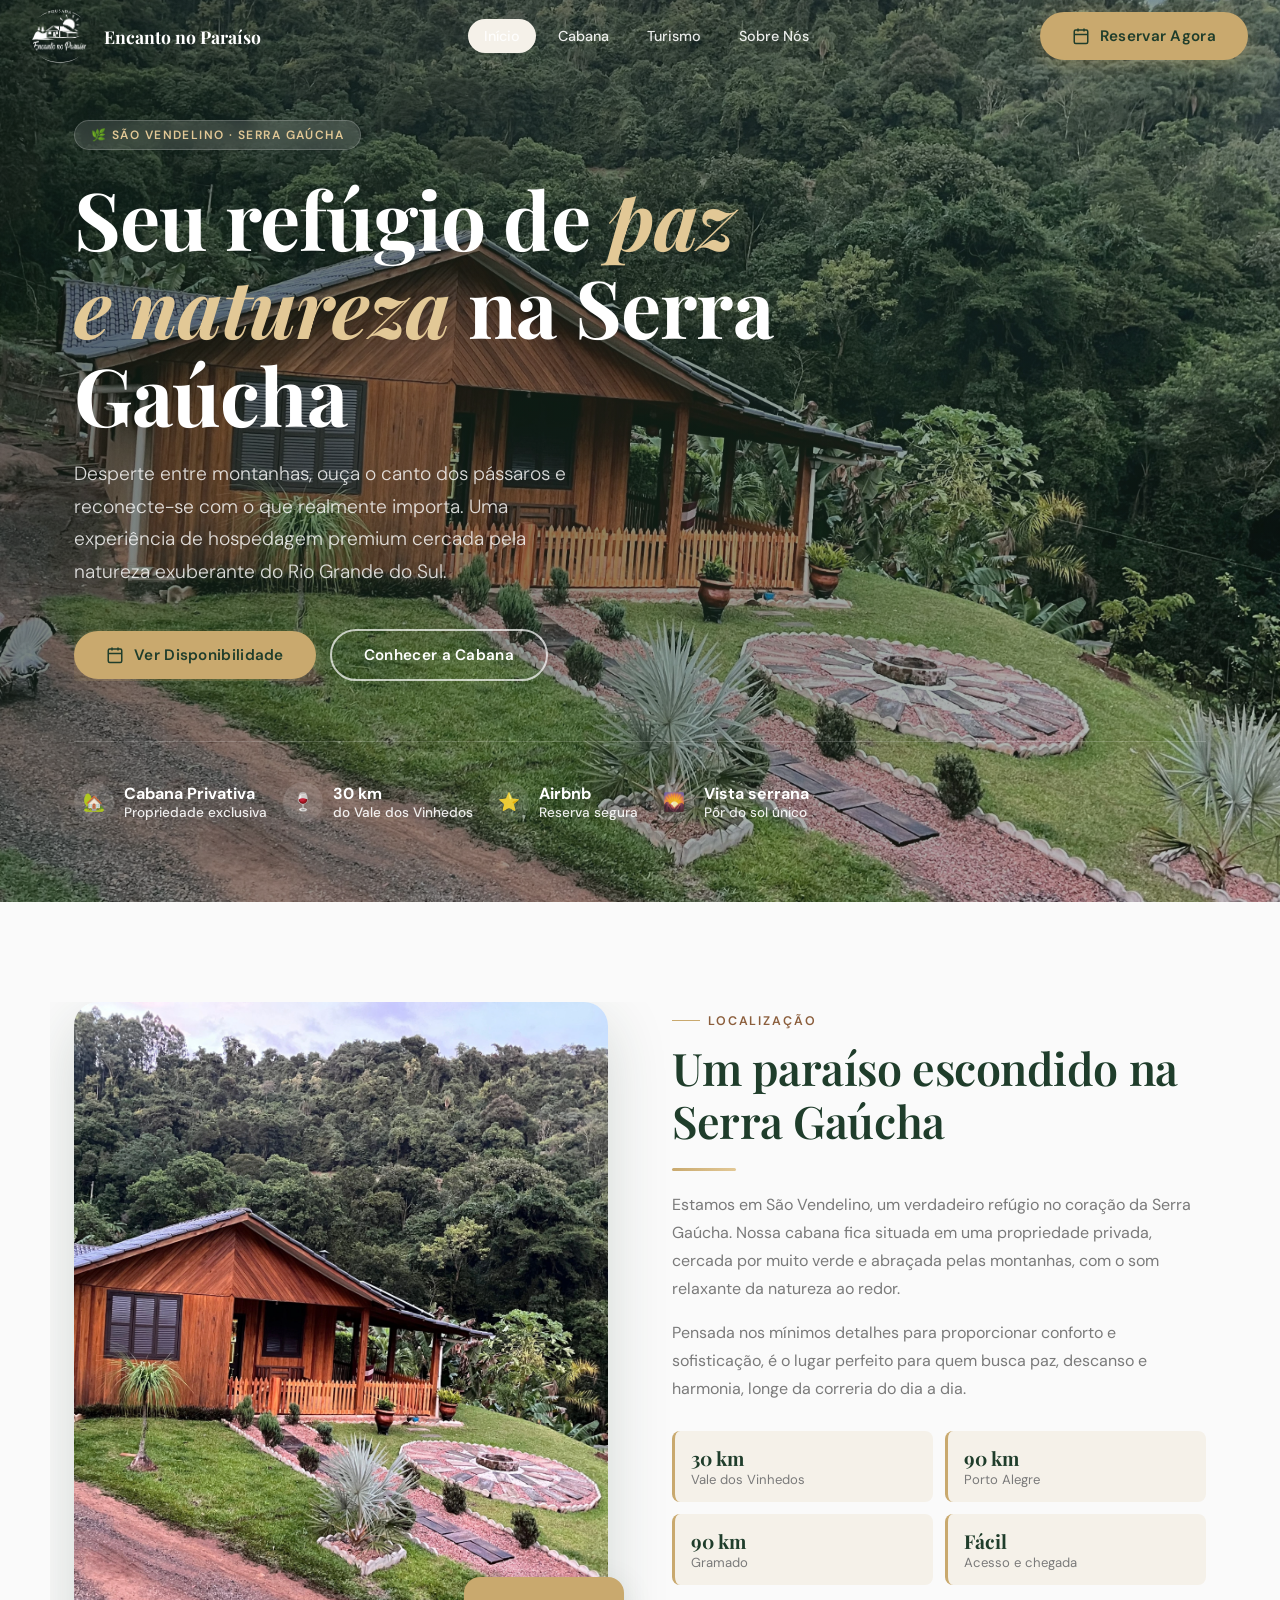
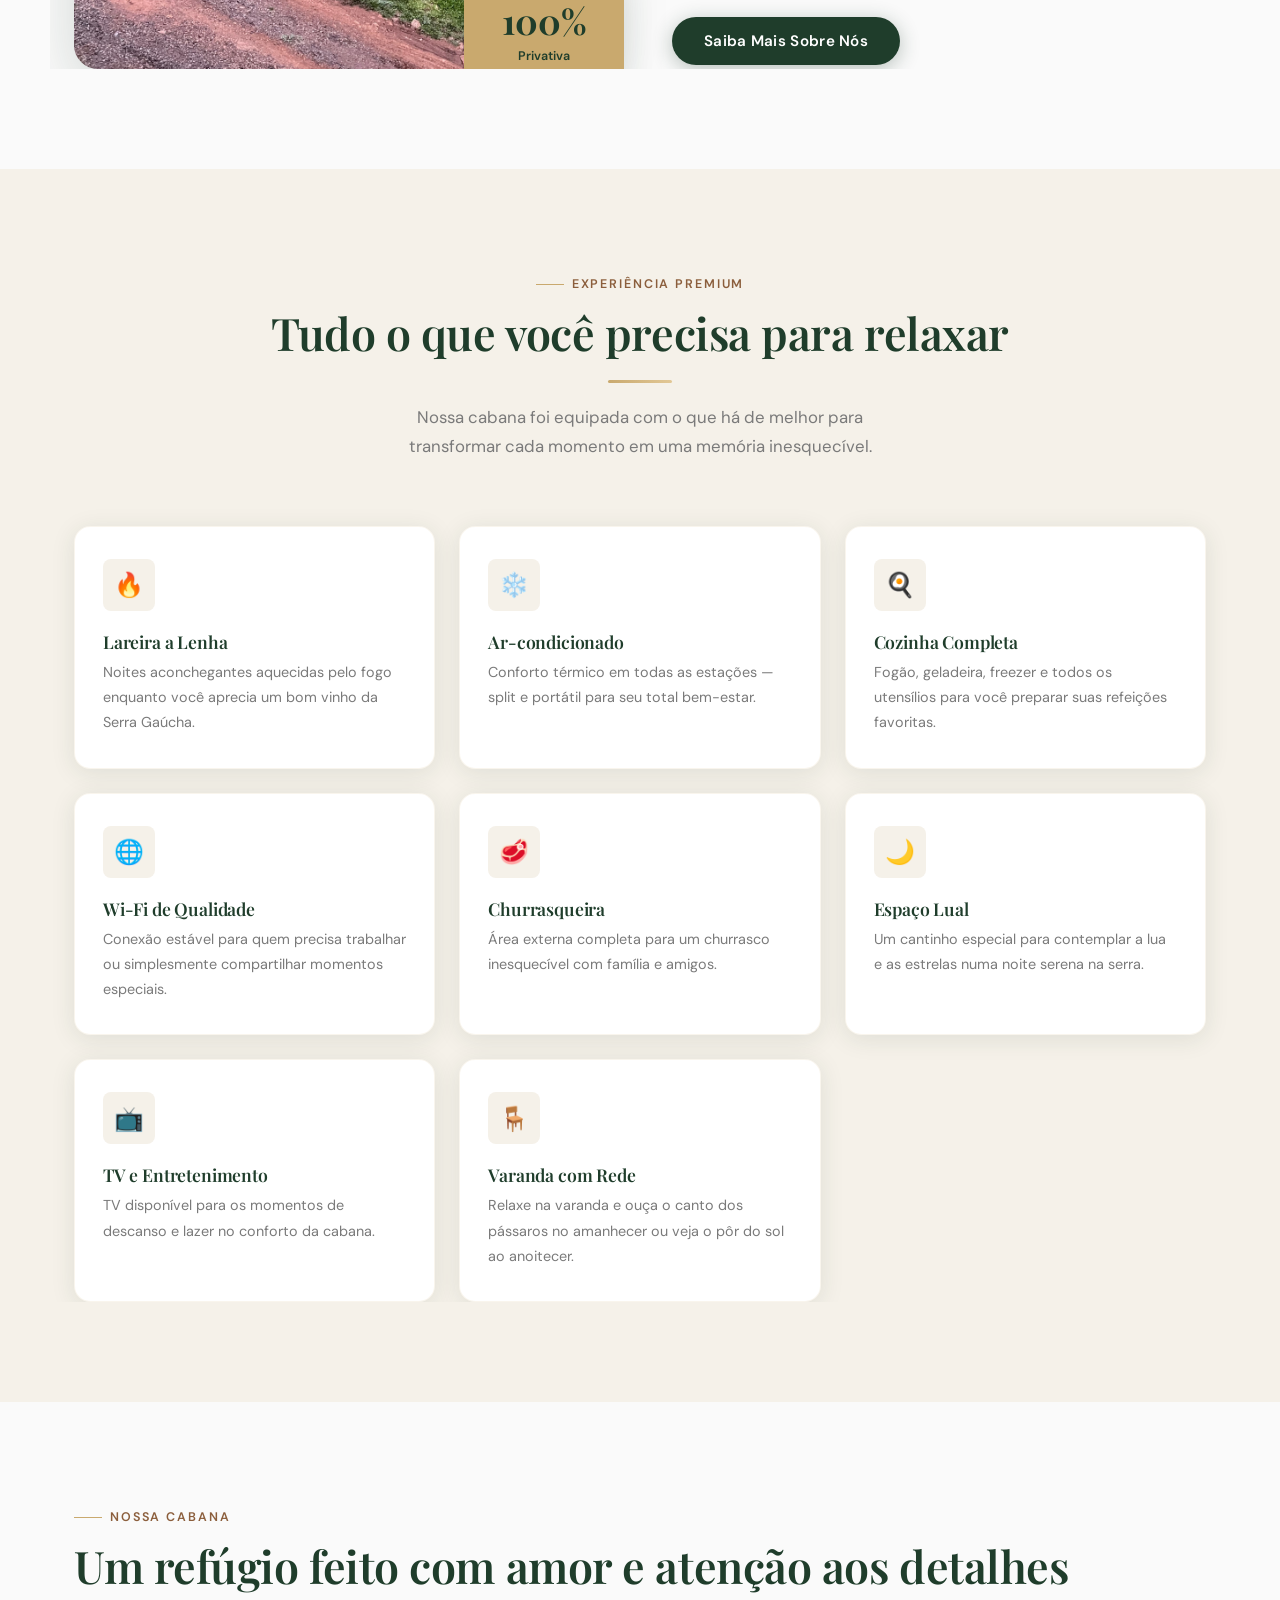
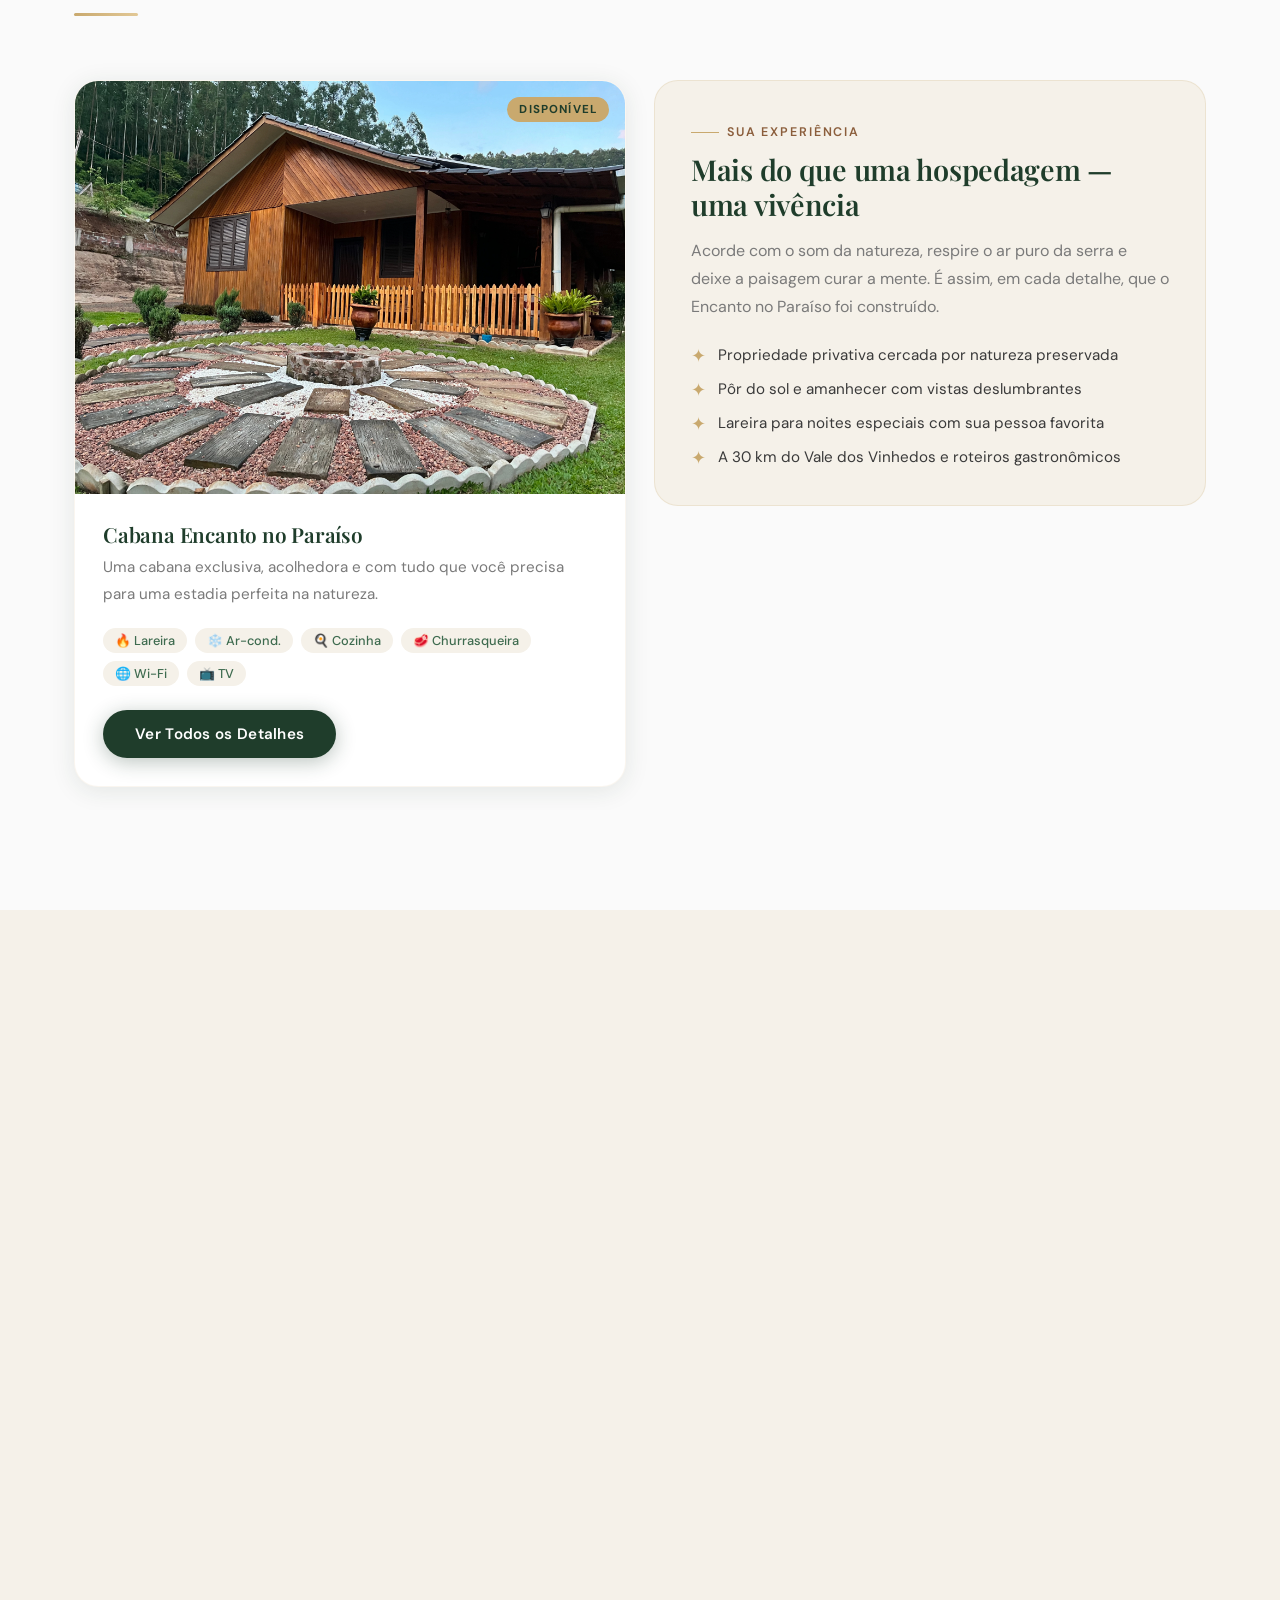
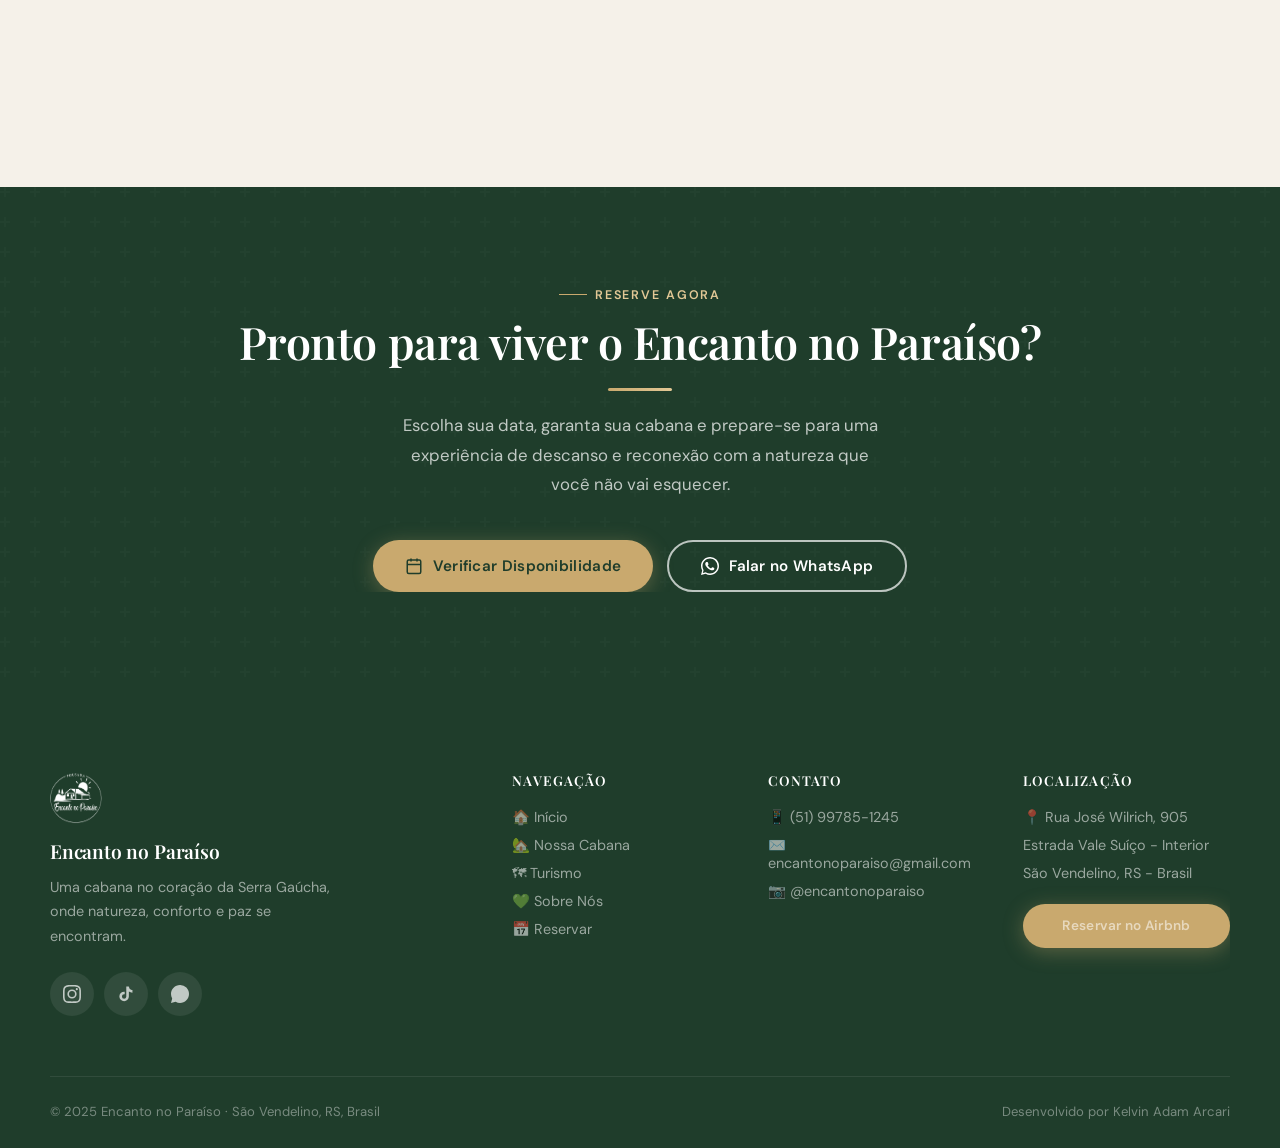
<file: index.html>
<!DOCTYPE html>
<html lang="pt-BR">
<head>
  <meta charset="UTF-8">
  <meta name="viewport" content="width=device-width, initial-scale=1.0">
  <meta http-equiv="X-UA-Compatible" content="IE=edge">
  <meta name="description" content="Encanto no Paraíso — Cabana na Serra Gaúcha. Relaxamento, natureza e conforto em São Vendelino, RS.">
  <title>Encanto no Paraíso — Cabana na Serra Gaúcha</title>
  <link rel="icon" type="image/png" href="IMG/favicon.ico">
  <link rel="stylesheet" href="css/styles.css">
</head>
<body>

<!-- ══ HEADER ══════════════════════════════════════════════ -->
<header class="site-header hero-mode" role="banner">
  <a href="index.html" class="header-logo" aria-label="Encanto no Paraíso – Página inicial">
    <img src="IMG/logobranca.webp" class="logo logo-white" alt="Logo encanto no paraíso">
    <img src="IMG/logopreta.webp" class="logo logo-dark" alt="Logo encanto no paraíso">  
    <span class="header-logo-text">Encanto no Paraíso</span>
  </a>

  <nav class="header-nav" aria-label="Navegação principal">
    <a href="index.html"    class="nav-link active">Início</a>
    <a href="cabanas.html"  class="nav-link">Cabana</a>
    <a href="turismos.html" class="nav-link">Turismo</a>
    <a href="sobrenos.html" class="nav-link">Sobre Nós</a>
  </nav>

  <a href="reserve.html" class="btn btn-gold header-cta">
    <svg viewBox="0 0 24 24" fill="none" stroke="currentColor" stroke-width="2"><rect x="3" y="4" width="18" height="18" rx="2"/><line x1="16" y1="2" x2="16" y2="6"/><line x1="8" y1="2" x2="8" y2="6"/><line x1="3" y1="10" x2="21" y2="10"/></svg>
    Reservar Agora
  </a>

  <button class="hamburger" aria-label="Menu" aria-expanded="false">
    <span></span><span></span><span></span>
  </button>
</header>

<nav class="mobile-menu" aria-label="Menu mobile">
  <a href="index.html"    class="nav-link">Início</a>
  <a href="cabanas.html"  class="nav-link">Cabana</a>
  <a href="turismos.html" class="nav-link">Turismo</a>
  <a href="sobrenos.html" class="nav-link">Sobre Nós</a>
  <a href="reserve.html"  class="btn btn-gold" style="margin-top:8px;">Reservar Agora</a>
</nav>

<!-- ══ HERO ══════════════════════════════════════════════════ -->
<section class="hero" aria-label="Apresentação">
  <div class="hero-bg">
    <img src="IMG/imfinicio.webp" alt="Vista panorâmica da cabana Encanto no Paraíso" loading="eager">
  </div>

  <div class="hero-content">
    <div class="hero-eyebrow">🌿 São Vendelino · Serra Gaúcha</div>
    <h1 class="hero-title">
      Seu refúgio de <em>paz e natureza</em> na Serra Gaúcha
    </h1>
    <p class="hero-subtitle">
      Desperte entre montanhas, ouça o canto dos pássaros e reconecte-se com o que realmente importa. Uma experiência de hospedagem premium cercada pela natureza exuberante do Rio Grande do Sul.
    </p>
    <div class="hero-actions">
      <a href="reserve.html" class="btn btn-gold">
        <svg viewBox="0 0 24 24" fill="none" stroke="currentColor" stroke-width="2"><rect x="3" y="4" width="18" height="18" rx="2"/><line x1="16" y1="2" x2="16" y2="6"/><line x1="8" y1="2" x2="8" y2="6"/><line x1="3" y1="10" x2="21" y2="10"/></svg>
        Ver Disponibilidade
      </a>
      <a href="cabanas.html" class="btn btn-outline-white">
        Conhecer a Cabana
      </a>
    </div>

    <div class="hero-badges">
      <div class="hero-badge">
        <div class="hero-badge-icon">🏡</div>
        <div class="hero-badge-text">
          <strong>Cabana Privativa</strong>
          Propriedade exclusiva
        </div>
      </div>
      <div class="hero-badge">
        <div class="hero-badge-icon">🍷</div>
        <div class="hero-badge-text">
          <strong>30 km</strong>
          do Vale dos Vinhedos
        </div>
      </div>
      <div class="hero-badge">
        <div class="hero-badge-icon">⭐</div>
        <div class="hero-badge-text">
          <strong>Airbnb</strong>
          Reserva segura
        </div>
      </div>
      <div class="hero-badge">
        <div class="hero-badge-icon">🌄</div>
        <div class="hero-badge-text">
          <strong>Vista serrana</strong>
          Pôr do sol único
        </div>
      </div>
    </div>
  </div>
</section>

<!-- ══ SOBRE / LOCALIZAÇÃO ════════════════════════════════════ -->
<section class="section" aria-labelledby="sobre-heading">
  <div class="container">
    <div class="location-grid">
      <div class="location-img-wrap reveal-left">
        <img src="IMG/imfinicio.webp" alt="Cabana Encanto no Paraíso cercada pela natureza" loading="lazy">
        <div class="location-img-accent">
          <span class="num">100%</span>
          <span class="lbl">Privativa</span>
        </div>
      </div>

      <div class="location-text reveal-right">
        <span class="section-label">Localização</span>
        <h2 id="sobre-heading">Um paraíso escondido na Serra Gaúcha</h2>
        <div class="divider"></div>
        <p>
          Estamos em São Vendelino, um verdadeiro refúgio no coração da Serra Gaúcha. Nossa cabana fica situada em uma propriedade privada, cercada por muito verde e abraçada pelas montanhas, com o som relaxante da natureza ao redor.
        </p>
        <p>
          Pensada nos mínimos detalhes para proporcionar conforto e sofisticação, é o lugar perfeito para quem busca paz, descanso e harmonia, longe da correria do dia a dia.
        </p>

        <div class="location-distances">
          <div class="dist-item">
            <div class="dist-val">30 km</div>
            <div class="dist-place">Vale dos Vinhedos</div>
          </div>
          <div class="dist-item">
            <div class="dist-val">90 km</div>
            <div class="dist-place">Porto Alegre</div>
          </div>
          <div class="dist-item">
            <div class="dist-val">90 km</div>
            <div class="dist-place">Gramado</div>
          </div>
          <div class="dist-item">
            <div class="dist-val">Fácil</div>
            <div class="dist-place">Acesso e chegada</div>
          </div>
        </div>

        <a href="sobrenos.html" class="btn btn-primary">
          Saiba Mais Sobre Nós
        </a>
      </div>
    </div>
  </div>
</section>

<!-- ══ DIFERENCIAIS ═══════════════════════════════════════════ -->
<section class="section section-bg-cream" aria-labelledby="diferenciais-heading">
  <div class="container">
    <div class="section-header center reveal">
      <span class="section-label">Experiência Premium</span>
      <h2 id="diferenciais-heading">Tudo o que você precisa para relaxar</h2>
      <div class="divider center"></div>
      <p>Nossa cabana foi equipada com o que há de melhor para transformar cada momento em uma memória inesquecível.</p>
    </div>

    <div class="features-grid">
      <div class="feature-card reveal reveal-delay-1">
        <div class="feature-icon">🔥</div>
        <h4>Lareira a Lenha</h4>
        <p>Noites aconchegantes aquecidas pelo fogo enquanto você aprecia um bom vinho da Serra Gaúcha.</p>
      </div>
      <div class="feature-card reveal reveal-delay-2">
        <div class="feature-icon">❄️</div>
        <h4>Ar-condicionado</h4>
        <p>Conforto térmico em todas as estações — split e portátil para seu total bem-estar.</p>
      </div>
      <div class="feature-card reveal reveal-delay-3">
        <div class="feature-icon">🍳</div>
        <h4>Cozinha Completa</h4>
        <p>Fogão, geladeira, freezer e todos os utensílios para você preparar suas refeições favoritas.</p>
      </div>
      <div class="feature-card reveal reveal-delay-4">
        <div class="feature-icon">🌐</div>
        <h4>Wi-Fi de Qualidade</h4>
        <p>Conexão estável para quem precisa trabalhar ou simplesmente compartilhar momentos especiais.</p>
      </div>
      <div class="feature-card reveal reveal-delay-1">
        <div class="feature-icon">🥩</div>
        <h4>Churrasqueira</h4>
        <p>Área externa completa para um churrasco inesquecível com família e amigos.</p>
      </div>
      <div class="feature-card reveal reveal-delay-2">
        <div class="feature-icon">🌙</div>
        <h4>Espaço Lual</h4>
        <p>Um cantinho especial para contemplar a lua e as estrelas numa noite serena na serra.</p>
      </div>
      <div class="feature-card reveal reveal-delay-3">
        <div class="feature-icon">📺</div>
        <h4>TV e Entretenimento</h4>
        <p>TV disponível para os momentos de descanso e lazer no conforto da cabana.</p>
      </div>
      <div class="feature-card reveal reveal-delay-4">
        <div class="feature-icon">🪑</div>
        <h4>Varanda com Rede</h4>
        <p>Relaxe na varanda e ouça o canto dos pássaros no amanhecer ou veja o pôr do sol ao anoitecer.</p>
      </div>
    </div>
  </div>
</section>

<!-- ══ PREVIEW CABANA ══════════════════════════════════════════ -->
<section class="section" aria-labelledby="cabana-preview-heading">
  <div class="container">
    <div class="section-header reveal">
      <span class="section-label">Nossa Cabana</span>
      <h2 id="cabana-preview-heading">Um refúgio feito com amor e atenção aos detalhes</h2>
      <div class="divider"></div>
    </div>

    <div style="display:grid; grid-template-columns: 1fr 1fr; gap: 28px; align-items: start;">
      <div class="cabin-card reveal-left">
        <div class="cabin-img-wrap">
          <img src="IMG/imgcabanas.webp" alt="Interior aconchegante da Cabana Encanto no Paraíso" loading="lazy">
          <div class="cabin-img-badge">Disponível</div>
        </div>
        <div class="cabin-body">
          <h3>Cabana Encanto no Paraíso</h3>
          <p>Uma cabana exclusiva, acolhedora e com tudo que você precisa para uma estadia perfeita na natureza.</p>
          <div class="cabin-amenities">
            <span class="amenity-tag">🔥 Lareira</span>
            <span class="amenity-tag">❄️ Ar-cond.</span>
            <span class="amenity-tag">🍳 Cozinha</span>
            <span class="amenity-tag">🥩 Churrasqueira</span>
            <span class="amenity-tag">🌐 Wi-Fi</span>
            <span class="amenity-tag">📺 TV</span>
          </div>
          <a href="cabanas.html" class="btn btn-primary">Ver Todos os Detalhes</a>
        </div>
      </div>

      <div style="display:flex; flex-direction:column; gap:28px;">
        <div class="reveal-right" style="background:var(--cream); border-radius:var(--radius-lg); padding:36px; border:1px solid rgba(201,169,110,0.2);">
          <span class="section-label">Sua experiência</span>
          <h3 style="margin-bottom:16px; color:var(--green-dark);">Mais do que uma hospedagem — uma vivência</h3>
          <p style="color:var(--text-muted); margin-bottom:24px;">Acorde com o som da natureza, respire o ar puro da serra e deixe a paisagem curar a mente. É assim, em cada detalhe, que o Encanto no Paraíso foi construído.</p>
          <ul style="display:flex; flex-direction:column; gap:12px;">
            <li style="display:flex; gap:12px; align-items:flex-start;">
              <span style="color:var(--gold); font-size:1.1rem; flex-shrink:0;">✦</span>
              <span style="font-size:0.95rem; color:var(--text-body);">Propriedade privativa cercada por natureza preservada</span>
            </li>
            <li style="display:flex; gap:12px; align-items:flex-start;">
              <span style="color:var(--gold); font-size:1.1rem; flex-shrink:0;">✦</span>
              <span style="font-size:0.95rem; color:var(--text-body);">Pôr do sol e amanhecer com vistas deslumbrantes</span>
            </li>
            <li style="display:flex; gap:12px; align-items:flex-start;">
              <span style="color:var(--gold); font-size:1.1rem; flex-shrink:0;">✦</span>
              <span style="font-size:0.95rem; color:var(--text-body);">Lareira para noites especiais com sua pessoa favorita</span>
            </li>
            <li style="display:flex; gap:12px; align-items:flex-start;">
              <span style="color:var(--gold); font-size:1.1rem; flex-shrink:0;">✦</span>
              <span style="font-size:0.95rem; color:var(--text-body);">A 30 km do Vale dos Vinhedos e roteiros gastronômicos</span>
            </li>
          </ul>
        </div>

        <div class="reveal-right reveal-delay-2" style="background:var(--green-dark); border-radius:var(--radius-lg); padding:32px; text-align:center;">
          <div style="font-size:2.5rem; margin-bottom:12px;">🍷</div>
          <h4 style="color:#fff; margin-bottom:8px;">Próximo a tudo</h4>
          <p style="color:rgba(255,255,255,0.65); font-size:0.9rem; margin-bottom:20px;">Vale dos Vinhedos, Gramado, Caxias do Sul e as melhores vinícolas da Serra Gaúcha.</p>
          <a href="turismos.html" class="btn btn-gold" style="width:100%; justify-content:center;">Ver Atrações da Região</a>
        </div>
      </div>
    </div>
  </div>
</section>

<!-- ══ DEPOIMENTOS ════════════════════════════════════════════ -->
<section class="section section-bg-cream" aria-labelledby="depoimentos-heading">
  <div class="container">
    <div class="section-header center reveal">
      <span class="section-label">Depoimentos</span>
      <h2 id="depoimentos-heading">O que dizem nossos hóspedes</h2>
      <div class="divider center"></div>
      <p>Experiências reais de pessoas que vieram relaxar e partiram transformadas.</p>
    </div>

    <div class="testimonials-grid">
      <div class="testimonial-card reveal reveal-delay-1">
        <div class="testimonial-quote">"</div>
        <div class="testimonial-stars">★★★★★</div>
        <p class="testimonial-text">o Refúgio é perfeito! em meio às montanhas, tem lareira e lenha disponível.
Adoramos o local.</p>
        <div class="testimonial-author">
          <div class="testimonial-avatar">👩</div>
          <div>
            <div class="testimonial-name">Juliana</div>
            <div class="testimonial-from">Airbnb</div>
          </div>
        </div>
      </div>

      <div class="testimonial-card reveal reveal-delay-2">
        <div class="testimonial-quote">"</div>
        <div class="testimonial-stars">★★★★★</div>
        <p class="testimonial-text">Lugar maravilhoso, super tranquilo e com uma natureza linda! Tudo muito limpo e organizado! O seu Vanderlei nos recebeu muito bem e esteve sempre pronto a nos ajudar no que precisássemos! Voltaremos mais vezes, com certeza!</p>
        <div class="testimonial-author">
          <div class="testimonial-avatar">👩</div>
          <div>
            <div class="testimonial-name">Bruna</div>
            <div class="testimonial-from">Airbnb</div>
          </div>
        </div>
      </div>

      <div class="testimonial-card reveal reveal-delay-3">
        <div class="testimonial-quote">"</div>
        <div class="testimonial-stars">★★★★★</div>
        <p class="testimonial-text">adorei a estadia ,lugar tranquilo extremamente limpo e organizado. anfitrião atencioso .as acomodações conforme o anúncio. super recomendo!</p>
        <div class="testimonial-author">
          <div class="testimonial-avatar">👩</div>
          <div>
            <div class="testimonial-name">Rosa Helena</div>
            <div class="testimonial-from">Airbnb</div>
          </div>
        </div>
      </div>
    </div>
  </div>
</section>

<!-- ══ CTA ════════════════════════════════════════════════════ -->
<section class="cta-section" aria-labelledby="cta-heading">
  <div class="container">
    <span class="section-label" style="color:var(--gold-light); justify-content:center; display:flex;">Reserve Agora</span>
    <h2 id="cta-heading" style="color:#fff; margin-bottom:16px;">Pronto para viver o Encanto no Paraíso?</h2>
    <div class="divider center" style="background:linear-gradient(90deg,var(--gold),var(--gold-light));"></div>
    <p>Escolha sua data, garanta sua cabana e prepare-se para uma experiência de descanso e reconexão com a natureza que você não vai esquecer.</p>
    <div class="cta-actions">
      <a href="reserve.html" class="btn btn-gold">
        <svg viewBox="0 0 24 24" fill="none" stroke="currentColor" stroke-width="2"><rect x="3" y="4" width="18" height="18" rx="2"/><line x1="16" y1="2" x2="16" y2="6"/><line x1="8" y1="2" x2="8" y2="6"/><line x1="3" y1="10" x2="21" y2="10"/></svg>
        Verificar Disponibilidade
      </a>
      <a href="https://api.whatsapp.com/send?phone=5551997851245" target="_blank" rel="noopener" class="btn btn-outline-white">
        <svg viewBox="0 0 24 24" fill="currentColor"><path d="M20.52 3.48A11.77 11.77 0 0 0 12 0C5.37 0 0 5.37 0 12c0 2.11.55 4.16 1.6 5.97L0 24l6.18-1.62A11.94 11.94 0 0 0 12 24c6.63 0 12-5.37 12-12 0-3.2-1.25-6.22-3.48-8.52zM12 22c-1.85 0-3.68-.5-5.27-1.44l-.38-.22-3.93 1.03 1.04-3.82-.25-.4A9.96 9.96 0 0 1 2 12C2 6.48 6.48 2 12 2c2.67 0 5.18 1.04 7.07 2.93A9.95 9.95 0 0 1 22 12c0 5.52-4.48 10-10 10zm5.47-7.4c-.3-.15-1.77-.87-2.04-.97-.28-.1-.48-.15-.68.15-.2.3-.77.97-.94 1.17-.17.2-.35.22-.65.07-.3-.15-1.26-.47-2.4-1.5-.89-.8-1.48-1.78-1.66-2.08-.17-.3-.02-.46.13-.61.13-.13.3-.35.45-.52.15-.17.2-.3.3-.5.1-.2.05-.37-.02-.52-.08-.15-.68-1.63-.93-2.23-.24-.58-.49-.5-.68-.51H7.5c-.2 0-.52.07-.79.37-.27.3-1.04 1.02-1.04 2.48s1.07 2.88 1.22 3.08c.15.2 2.1 3.2 5.1 4.49.71.31 1.27.49 1.7.63.72.23 1.37.2 1.88.12.57-.09 1.77-.72 2.02-1.42.25-.7.25-1.3.17-1.42-.07-.12-.27-.2-.57-.34z"/></svg>
        Falar no WhatsApp
      </a>
    </div>
  </div>
</section>

<!-- ══ FOOTER ════════════════════════════════════════════════ -->
<footer class="site-footer" role="contentinfo">
  <div class="footer-grid">
    <div class="footer-brand">
      <img src="IMG/logobranca.webp" alt="Logo Encanto no Paraíso">
      <h3>Encanto no Paraíso</h3>
      <p>Uma cabana no coração da Serra Gaúcha, onde natureza, conforto e paz se encontram.</p>
      <div class="footer-social">
        <a href="https://www.instagram.com/encantonoparaiso/" target="_blank" rel="noopener" class="social-btn" aria-label="Instagram">
          <svg width="18" height="18" viewBox="0 0 24 24" fill="currentColor"><path d="M12 2.163c3.204 0 3.584.012 4.85.07 3.252.148 4.771 1.691 4.919 4.919.058 1.265.069 1.645.069 4.849 0 3.205-.012 3.584-.069 4.849-.149 3.225-1.664 4.771-4.919 4.919-1.266.058-1.644.07-4.85.07-3.204 0-3.584-.012-4.849-.07-3.26-.149-4.771-1.699-4.919-4.92-.058-1.265-.07-1.644-.07-4.849 0-3.204.013-3.583.07-4.849.149-3.227 1.664-4.771 4.919-4.919 1.266-.057 1.645-.069 4.849-.069zM12 0C8.741 0 8.333.014 7.053.072 2.695.272.273 2.69.073 7.052.014 8.333 0 8.741 0 12c0 3.259.014 3.668.072 4.948.2 4.358 2.618 6.78 6.98 6.98C8.333 23.986 8.741 24 12 24c3.259 0 3.668-.014 4.948-.072 4.354-.2 6.782-2.618 6.979-6.98.059-1.28.073-1.689.073-4.948 0-3.259-.014-3.667-.072-4.947-.196-4.354-2.617-6.78-6.979-6.98C15.668.014 15.259 0 12 0zm0 5.838a6.162 6.162 0 1 0 0 12.324 6.162 6.162 0 0 0 0-12.324zM12 16a4 4 0 1 1 0-8 4 4 0 0 1 0 8zm6.406-11.845a1.44 1.44 0 1 0 0 2.881 1.44 1.44 0 0 0 0-2.881z"/></svg>
        </a>
        <a href="https://www.tiktok.com/@encanto.no.paraso" target="_blank" rel="noopener" class="social-btn" aria-label="TikTok">
          <svg width="18" height="18" viewBox="0 0 24 24" fill="currentColor"><path d="M19.59 6.69a4.83 4.83 0 01-3.77-4.25V2h-3.45v13.67a2.89 2.89 0 01-2.88 2.5 2.89 2.89 0 01-2.89-2.89 2.89 2.89 0 012.89-2.89c.28 0 .54.04.79.1V9.01a6.27 6.27 0 00-.79-.05 6.34 6.34 0 00-6.34 6.34 6.34 6.34 0 006.34 6.34 6.34 6.34 0 006.33-6.34V8.69a8.18 8.18 0 004.78 1.52V6.77a4.85 4.85 0 01-1.01-.08z"/></svg>
        </a>
        <a href="https://api.whatsapp.com/send?phone=5551997851245" target="_blank" rel="noopener" class="social-btn" aria-label="WhatsApp">
          <svg width="18" height="18" viewBox="0 0 24 24" fill="currentColor"><path d="M20.52 3.48A11.77 11.77 0 0 0 12 0C5.37 0 0 5.37 0 12c0 2.11.55 4.16 1.6 5.97L0 24l6.18-1.62A11.94 11.94 0 0 0 12 24c6.63 0 12-5.37 12-12 0-3.2-1.25-6.22-3.48-8.52z"/></svg>
        </a>
      </div>
    </div>

    <div class="footer-col">
      <h4>Navegação</h4>
      <ul class="footer-links">
        <li><a href="index.html">🏠 Início</a></li>
        <li><a href="cabanas.html">🏡 Nossa Cabana</a></li>
        <li><a href="turismos.html">🗺 Turismo</a></li>
        <li><a href="sobrenos.html">💚 Sobre Nós</a></li>
        <li><a href="reserve.html">📅 Reservar</a></li>
      </ul>
    </div>

    <div class="footer-col">
      <h4>Contato</h4>
      <ul class="footer-links">
        <li><a href="https://api.whatsapp.com/send?phone=5551997851245" target="_blank" rel="noopener">📱 (51) 99785-1245</a></li>
        <li><a href="mailto:encantonoparaiso@gmail.com">✉️ encantonoparaiso@gmail.com</a></li>
        <li><a href="https://www.instagram.com/encantonoparaiso/" target="_blank" rel="noopener">📷 @encantonoparaiso</a></li>
      </ul>
    </div>

    <div class="footer-col">
      <h4>Localização</h4>
      <ul class="footer-links">
        <li><a href="#">📍 Rua José Wilrich, 905</a></li>
        <li><a href="#">Estrada Vale Suíço - Interior</a></li>
        <li><a href="#">São Vendelino, RS - Brasil</a></li>
        <li style="margin-top:12px;"><a href="reserve.html" class="btn btn-gold" style="padding:10px 18px; font-size:0.85rem;">Reservar no Airbnb</a></li>
      </ul>
    </div>
  </div>

  <div class="footer-bottom">
    <p>© 2025 Encanto no Paraíso · São Vendelino, RS, Brasil</p>
    <p>Desenvolvido por Kelvin Adam Arcari</p>
  </div>
</footer>

<script src="js/main.js"></script>
</body>
</html>
</file>
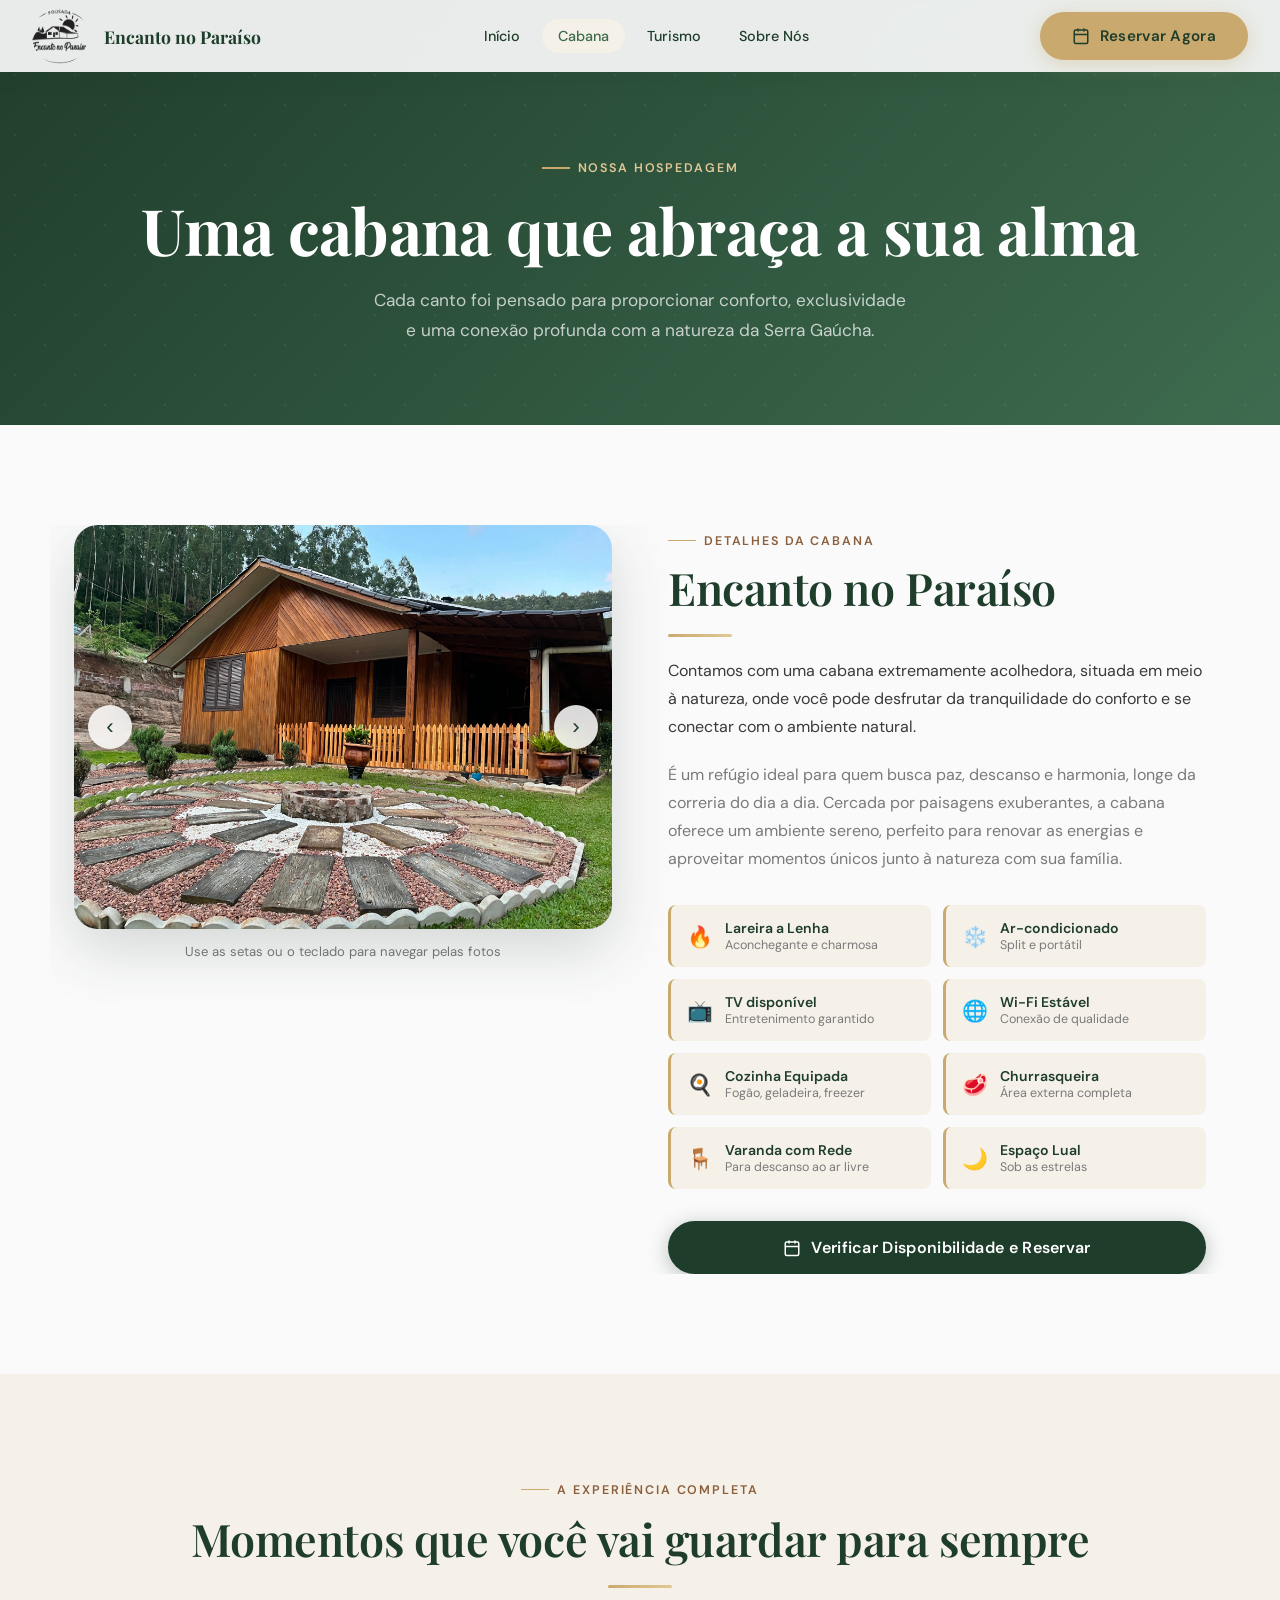
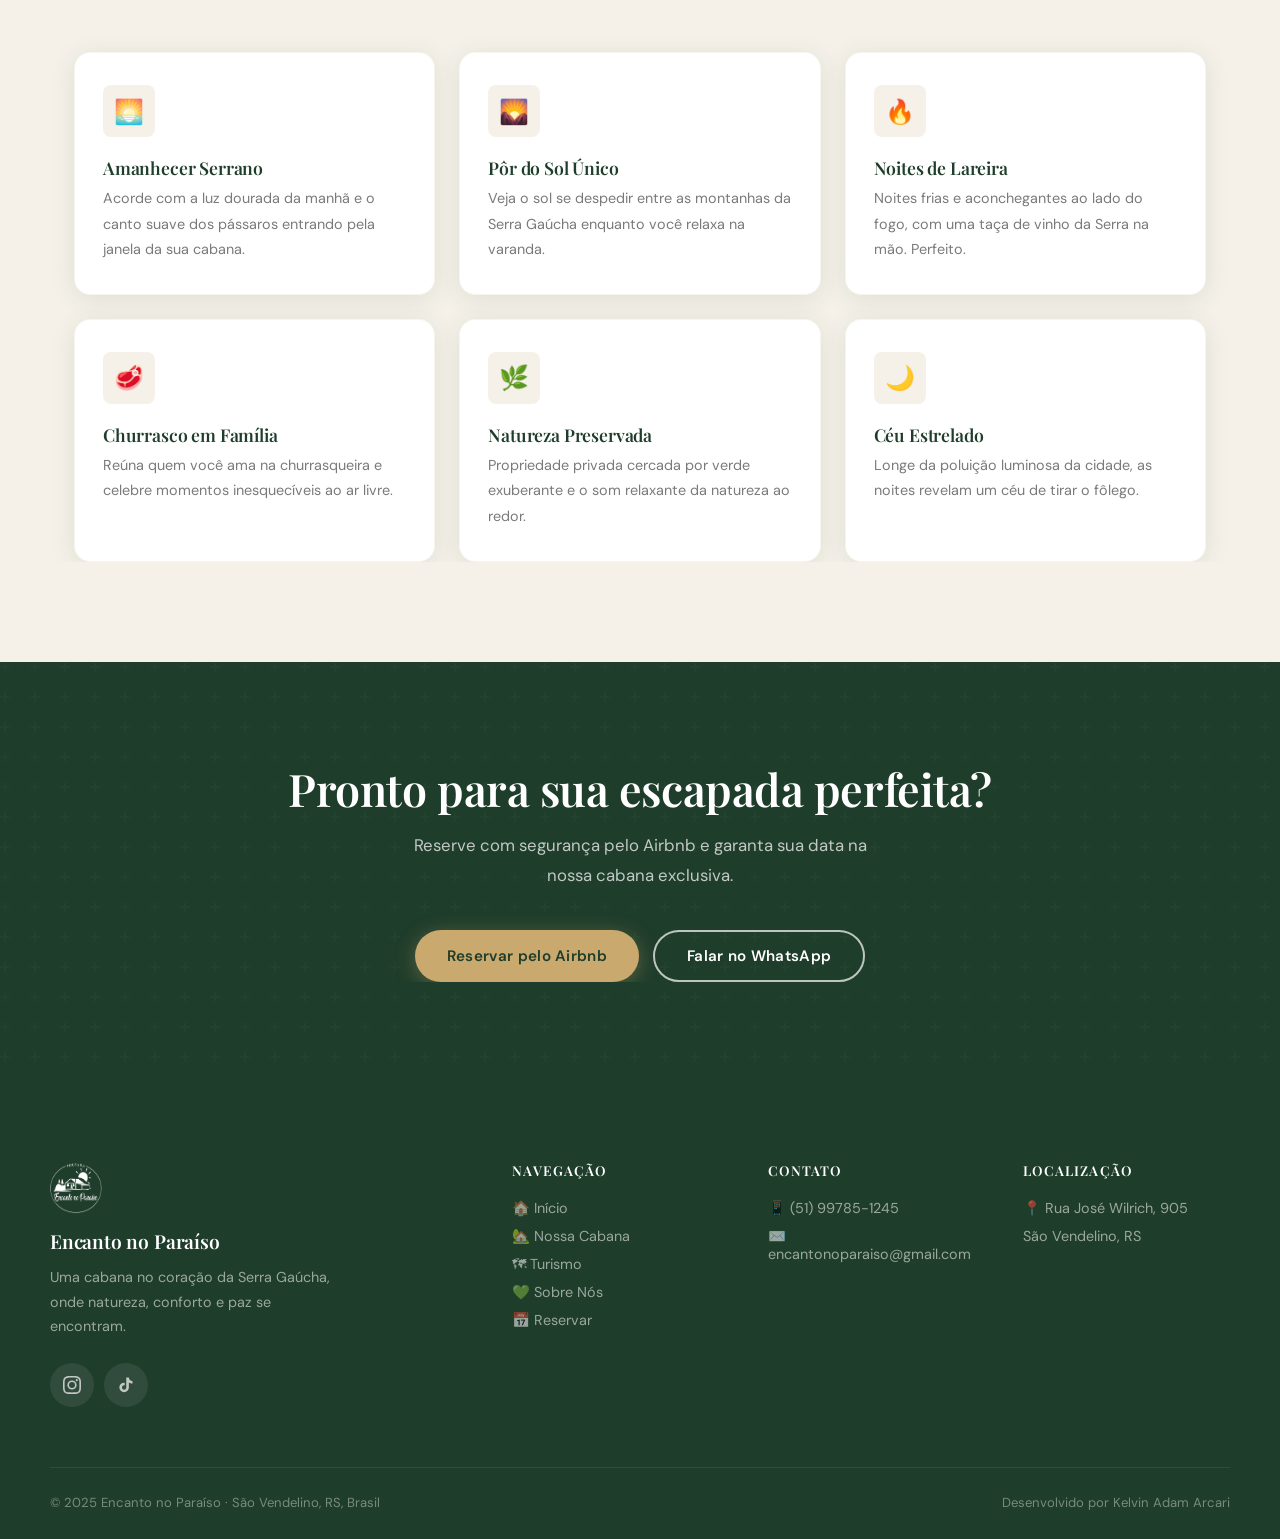
<file: cabanas.html>
<!DOCTYPE html>
<html lang="pt-BR">
<head>
  <meta charset="UTF-8">
  <meta name="viewport" content="width=device-width, initial-scale=1.0">
  <meta http-equiv="X-UA-Compatible" content="IE=edge">
  <meta name="description" content="Nossa Cabana — Encanto no Paraíso. Conheça todos os detalhes e comodidades da nossa cabana premium em São Vendelino, Serra Gaúcha.">
  <title>Nossa Cabana — Encanto no Paraíso</title>
  <link rel="icon" type="image/png" href="IMG/favicon.ico">
  <link rel="stylesheet" href="css/styles.css">
</head>
<body>

<!-- ══ HEADER ══════════════════════════════════════════════ -->
<header class="site-header scrolled" role="banner">
  <a href="index.html" class="header-logo" aria-label="Encanto no Paraíso – Página inicial">
    <img src="IMG/logobranca.webp" class="logo logo-white" alt="Logo encanto no paraíso">
    <img src="IMG/logopreta.webp" class="logo logo-dark" alt="Logo encanto no paraíso">  
    <span class="header-logo-text">Encanto no Paraíso</span>
  </a>

  <nav class="header-nav" aria-label="Navegação principal">
    <a href="index.html"    class="nav-link">Início</a>
    <a href="cabanas.html"  class="nav-link active">Cabana</a>
    <a href="turismos.html" class="nav-link">Turismo</a>
    <a href="sobrenos.html" class="nav-link">Sobre Nós</a>
  </nav>

  <a href="reserve.html" class="btn btn-gold header-cta">
    <svg viewBox="0 0 24 24" fill="none" stroke="currentColor" stroke-width="2"><rect x="3" y="4" width="18" height="18" rx="2"/><line x1="16" y1="2" x2="16" y2="6"/><line x1="8" y1="2" x2="8" y2="6"/><line x1="3" y1="10" x2="21" y2="10"/></svg>
    Reservar Agora
  </a>

  <button class="hamburger" aria-label="Menu" aria-expanded="false">
    <span></span><span></span><span></span>
  </button>
</header>

<nav class="mobile-menu">
  <a href="index.html"    class="nav-link">Início</a>
  <a href="cabanas.html"  class="nav-link">Cabana</a>
  <a href="turismos.html" class="nav-link">Turismo</a>
  <a href="sobrenos.html" class="nav-link">Sobre Nós</a>
  <a href="reserve.html"  class="btn btn-gold" style="margin-top:8px;">Reservar Agora</a>
</nav>

<!-- ══ PAGE HERO ════════════════════════════════════════════ -->
<div class="page-hero">
  <div class="container">
    <span class="section-label" style="color:var(--gold-light); justify-content:center; display:flex; margin-bottom:16px;">Nossa Hospedagem</span>
    <h1>Uma cabana que abraça a sua alma</h1>
    <p>Cada canto foi pensado para proporcionar conforto, exclusividade e uma conexão profunda com a natureza da Serra Gaúcha.</p>
  </div>
</div>

<!-- ══ SLIDESHOW + DETALHES ══════════════════════════════════ -->
<section class="section">
  <div class="container">
    <div class="cabin-details-grid">

      <!-- Slideshow -->
      <div class="reveal-left">
        <div class="slideshow-wrap">
          <img src="IMG/imgcabanas.webp" alt="Cabana Encanto no Paraíso" id="imagem" loading="eager">
          <button id="setaEsquerda" class="seta" aria-label="Foto anterior">‹</button>
          <button id="setaDireita"  class="seta" aria-label="Próxima foto">›</button>
        </div>
        <p style="text-align:center; font-size:0.82rem; color:var(--text-muted); margin-top:12px;">Use as setas ou o teclado para navegar pelas fotos</p>
      </div>

      <!-- Texto detalhes -->
      <div class="reveal-right">
        <span class="section-label">Detalhes da Cabana</span>
        <h2 style="margin-bottom:16px;">Encanto no Paraíso</h2>
        <div class="divider"></div>
        <p style="margin-bottom:20px;">
          Contamos com uma cabana extremamente acolhedora, situada em meio à natureza, onde você pode desfrutar da tranquilidade do conforto e se conectar com o ambiente natural.
        </p>
        <p style="margin-bottom:32px; color:var(--text-muted);">
          É um refúgio ideal para quem busca paz, descanso e harmonia, longe da correria do dia a dia. Cercada por paisagens exuberantes, a cabana oferece um ambiente sereno, perfeito para renovar as energias e aproveitar momentos únicos junto à natureza com sua família.
        </p>

        <!-- Amenidades detalhadas -->
        <div class="amenities-grid">
          <div style="display:flex; align-items:center; gap:12px; background:var(--cream); padding:14px 16px; border-radius:var(--radius-sm); border-left:3px solid var(--gold);">
            <span style="font-size:1.3rem;">🔥</span>
            <div>
              <div style="font-weight:600; font-size:0.88rem; color:var(--green-dark);">Lareira a Lenha</div>
              <div style="font-size:0.78rem; color:var(--text-muted);">Aconchegante e charmosa</div>
            </div>
          </div>
          <div style="display:flex; align-items:center; gap:12px; background:var(--cream); padding:14px 16px; border-radius:var(--radius-sm); border-left:3px solid var(--gold);">
            <span style="font-size:1.3rem;">❄️</span>
            <div>
              <div style="font-weight:600; font-size:0.88rem; color:var(--green-dark);">Ar-condicionado</div>
              <div style="font-size:0.78rem; color:var(--text-muted);">Split e portátil</div>
            </div>
          </div>
          <div style="display:flex; align-items:center; gap:12px; background:var(--cream); padding:14px 16px; border-radius:var(--radius-sm); border-left:3px solid var(--gold);">
            <span style="font-size:1.3rem;">📺</span>
            <div>
              <div style="font-weight:600; font-size:0.88rem; color:var(--green-dark);">TV disponível</div>
              <div style="font-size:0.78rem; color:var(--text-muted);">Entretenimento garantido</div>
            </div>
          </div>
          <div style="display:flex; align-items:center; gap:12px; background:var(--cream); padding:14px 16px; border-radius:var(--radius-sm); border-left:3px solid var(--gold);">
            <span style="font-size:1.3rem;">🌐</span>
            <div>
              <div style="font-weight:600; font-size:0.88rem; color:var(--green-dark);">Wi-Fi Estável</div>
              <div style="font-size:0.78rem; color:var(--text-muted);">Conexão de qualidade</div>
            </div>
          </div>
          <div style="display:flex; align-items:center; gap:12px; background:var(--cream); padding:14px 16px; border-radius:var(--radius-sm); border-left:3px solid var(--gold);">
            <span style="font-size:1.3rem;">🍳</span>
            <div>
              <div style="font-weight:600; font-size:0.88rem; color:var(--green-dark);">Cozinha Equipada</div>
              <div style="font-size:0.78rem; color:var(--text-muted);">Fogão, geladeira, freezer</div>
            </div>
          </div>
          <div style="display:flex; align-items:center; gap:12px; background:var(--cream); padding:14px 16px; border-radius:var(--radius-sm); border-left:3px solid var(--gold);">
            <span style="font-size:1.3rem;">🥩</span>
            <div>
              <div style="font-weight:600; font-size:0.88rem; color:var(--green-dark);">Churrasqueira</div>
              <div style="font-size:0.78rem; color:var(--text-muted);">Área externa completa</div>
            </div>
          </div>
          <div style="display:flex; align-items:center; gap:12px; background:var(--cream); padding:14px 16px; border-radius:var(--radius-sm); border-left:3px solid var(--gold);">
            <span style="font-size:1.3rem;">🪑</span>
            <div>
              <div style="font-weight:600; font-size:0.88rem; color:var(--green-dark);">Varanda com Rede</div>
              <div style="font-size:0.78rem; color:var(--text-muted);">Para descanso ao ar livre</div>
            </div>
          </div>
          <div style="display:flex; align-items:center; gap:12px; background:var(--cream); padding:14px 16px; border-radius:var(--radius-sm); border-left:3px solid var(--gold);">
            <span style="font-size:1.3rem;">🌙</span>
            <div>
              <div style="font-weight:600; font-size:0.88rem; color:var(--green-dark);">Espaço Lual</div>
              <div style="font-size:0.78rem; color:var(--text-muted);">Sob as estrelas</div>
            </div>
          </div>
        </div>

        <a href="reserve.html" class="btn btn-primary" style="width:100%; justify-content:center; font-size:1rem; padding:16px 32px;">
          <svg viewBox="0 0 24 24" fill="none" stroke="currentColor" stroke-width="2"><rect x="3" y="4" width="18" height="18" rx="2"/><line x1="16" y1="2" x2="16" y2="6"/><line x1="8" y1="2" x2="8" y2="6"/><line x1="3" y1="10" x2="21" y2="10"/></svg>
          Verificar Disponibilidade e Reservar
        </a>
      </div>
    </div>
  </div>
</section>

<!-- ══ EXPERIÊNCIA SECTION ══════════════════════════════════ -->
<section class="section section-bg-cream">
  <div class="container">
    <div class="section-header center reveal">
      <span class="section-label">A Experiência Completa</span>
      <h2>Momentos que você vai guardar para sempre</h2>
      <div class="divider center"></div>
    </div>

    <div style="display:grid; grid-template-columns: repeat(3,1fr); gap:24px;">
      <div class="feature-card reveal reveal-delay-1">
        <div class="feature-icon">🌅</div>
        <h4>Amanhecer Serrano</h4>
        <p>Acorde com a luz dourada da manhã e o canto suave dos pássaros entrando pela janela da sua cabana.</p>
      </div>
      <div class="feature-card reveal reveal-delay-2">
        <div class="feature-icon">🌄</div>
        <h4>Pôr do Sol Único</h4>
        <p>Veja o sol se despedir entre as montanhas da Serra Gaúcha enquanto você relaxa na varanda.</p>
      </div>
      <div class="feature-card reveal reveal-delay-3">
        <div class="feature-icon">🔥</div>
        <h4>Noites de Lareira</h4>
        <p>Noites frias e aconchegantes ao lado do fogo, com uma taça de vinho da Serra na mão. Perfeito.</p>
      </div>
      <div class="feature-card reveal reveal-delay-1">
        <div class="feature-icon">🥩</div>
        <h4>Churrasco em Família</h4>
        <p>Reúna quem você ama na churrasqueira e celebre momentos inesquecíveis ao ar livre.</p>
      </div>
      <div class="feature-card reveal reveal-delay-2">
        <div class="feature-icon">🌿</div>
        <h4>Natureza Preservada</h4>
        <p>Propriedade privada cercada por verde exuberante e o som relaxante da natureza ao redor.</p>
      </div>
      <div class="feature-card reveal reveal-delay-3">
        <div class="feature-icon">🌙</div>
        <h4>Céu Estrelado</h4>
        <p>Longe da poluição luminosa da cidade, as noites revelam um céu de tirar o fôlego.</p>
      </div>
    </div>
  </div>
</section>

<!-- ══ CTA ════════════════════════════════════════════════════ -->
<section class="cta-section">
  <div class="container">
    <h2>Pronto para sua escapada perfeita?</h2>
    <p>Reserve com segurança pelo Airbnb e garanta sua data na nossa cabana exclusiva.</p>
    <div class="cta-actions">
      <a href="reserve.html" class="btn btn-gold">Reservar pelo Airbnb</a>
      <a href="https://api.whatsapp.com/send?phone=5551997851245" target="_blank" rel="noopener" class="btn btn-outline-white">Falar no WhatsApp</a>
    </div>
  </div>
</section>

<!-- ══ FOOTER ════════════════════════════════════════════════ -->
<footer class="site-footer">
  <div class="footer-grid">
    <div class="footer-brand">
      <img src="IMG/logobranca.webp" alt="Logo">
      <h3>Encanto no Paraíso</h3>
      <p>Uma cabana no coração da Serra Gaúcha, onde natureza, conforto e paz se encontram.</p>
      <div class="footer-social">
        <a href="https://www.instagram.com/encantonoparaiso/" target="_blank" rel="noopener" class="social-btn" aria-label="Instagram">
          <svg width="18" height="18" viewBox="0 0 24 24" fill="currentColor"><path d="M12 2.163c3.204 0 3.584.012 4.85.07 3.252.148 4.771 1.691 4.919 4.919.058 1.265.069 1.645.069 4.849 0 3.205-.012 3.584-.069 4.849-.149 3.225-1.664 4.771-4.919 4.919-1.266.058-1.644.07-4.85.07-3.204 0-3.584-.012-4.849-.07-3.26-.149-4.771-1.699-4.919-4.92-.058-1.265-.07-1.644-.07-4.849 0-3.204.013-3.583.07-4.849.149-3.227 1.664-4.771 4.919-4.919 1.266-.057 1.645-.069 4.849-.069zM12 0C8.741 0 8.333.014 7.053.072 2.695.272.273 2.69.073 7.052.014 8.333 0 8.741 0 12c0 3.259.014 3.668.072 4.948.2 4.358 2.618 6.78 6.98 6.98C8.333 23.986 8.741 24 12 24c3.259 0 3.668-.014 4.948-.072 4.354-.2 6.782-2.618 6.979-6.98.059-1.28.073-1.689.073-4.948 0-3.259-.014-3.667-.072-4.947-.196-4.354-2.617-6.78-6.979-6.98C15.668.014 15.259 0 12 0zm0 5.838a6.162 6.162 0 1 0 0 12.324 6.162 6.162 0 0 0 0-12.324zM12 16a4 4 0 1 1 0-8 4 4 0 0 1 0 8zm6.406-11.845a1.44 1.44 0 1 0 0 2.881 1.44 1.44 0 0 0 0-2.881z"/></svg>
        </a>
        <a href="https://www.tiktok.com/@encanto.no.paraso" target="_blank" rel="noopener" class="social-btn" aria-label="TikTok">
          <svg width="18" height="18" viewBox="0 0 24 24" fill="currentColor"><path d="M19.59 6.69a4.83 4.83 0 01-3.77-4.25V2h-3.45v13.67a2.89 2.89 0 01-2.88 2.5 2.89 2.89 0 01-2.89-2.89 2.89 2.89 0 012.89-2.89c.28 0 .54.04.79.1V9.01a6.27 6.27 0 00-.79-.05 6.34 6.34 0 00-6.34 6.34 6.34 6.34 0 006.34 6.34 6.34 6.34 0 006.33-6.34V8.69a8.18 8.18 0 004.78 1.52V6.77a4.85 4.85 0 01-1.01-.08z"/></svg>
        </a>
      </div>
    </div>
    <div class="footer-col">
      <h4>Navegação</h4>
      <ul class="footer-links">
        <li><a href="index.html">🏠 Início</a></li>
        <li><a href="cabanas.html">🏡 Nossa Cabana</a></li>
        <li><a href="turismos.html">🗺 Turismo</a></li>
        <li><a href="sobrenos.html">💚 Sobre Nós</a></li>
        <li><a href="reserve.html">📅 Reservar</a></li>
      </ul>
    </div>
    <div class="footer-col">
      <h4>Contato</h4>
      <ul class="footer-links">
        <li><a href="https://api.whatsapp.com/send?phone=5551997851245" target="_blank" rel="noopener">📱 (51) 99785-1245</a></li>
        <li><a href="mailto:encantonoparaiso@gmail.com">✉️ encantonoparaiso@gmail.com</a></li>
      </ul>
    </div>
    <div class="footer-col">
      <h4>Localização</h4>
      <ul class="footer-links">
        <li><a href="#">📍 Rua José Wilrich, 905</a></li>
        <li><a href="#">São Vendelino, RS</a></li>
      </ul>
    </div>
  </div>
  <div class="footer-bottom">
    <p>© 2025 Encanto no Paraíso · São Vendelino, RS, Brasil</p>
    <p>Desenvolvido por Kelvin Adam Arcari</p>
  </div>
</footer>

<script src="js/main.js"></script>
</body>
</html>
</file>
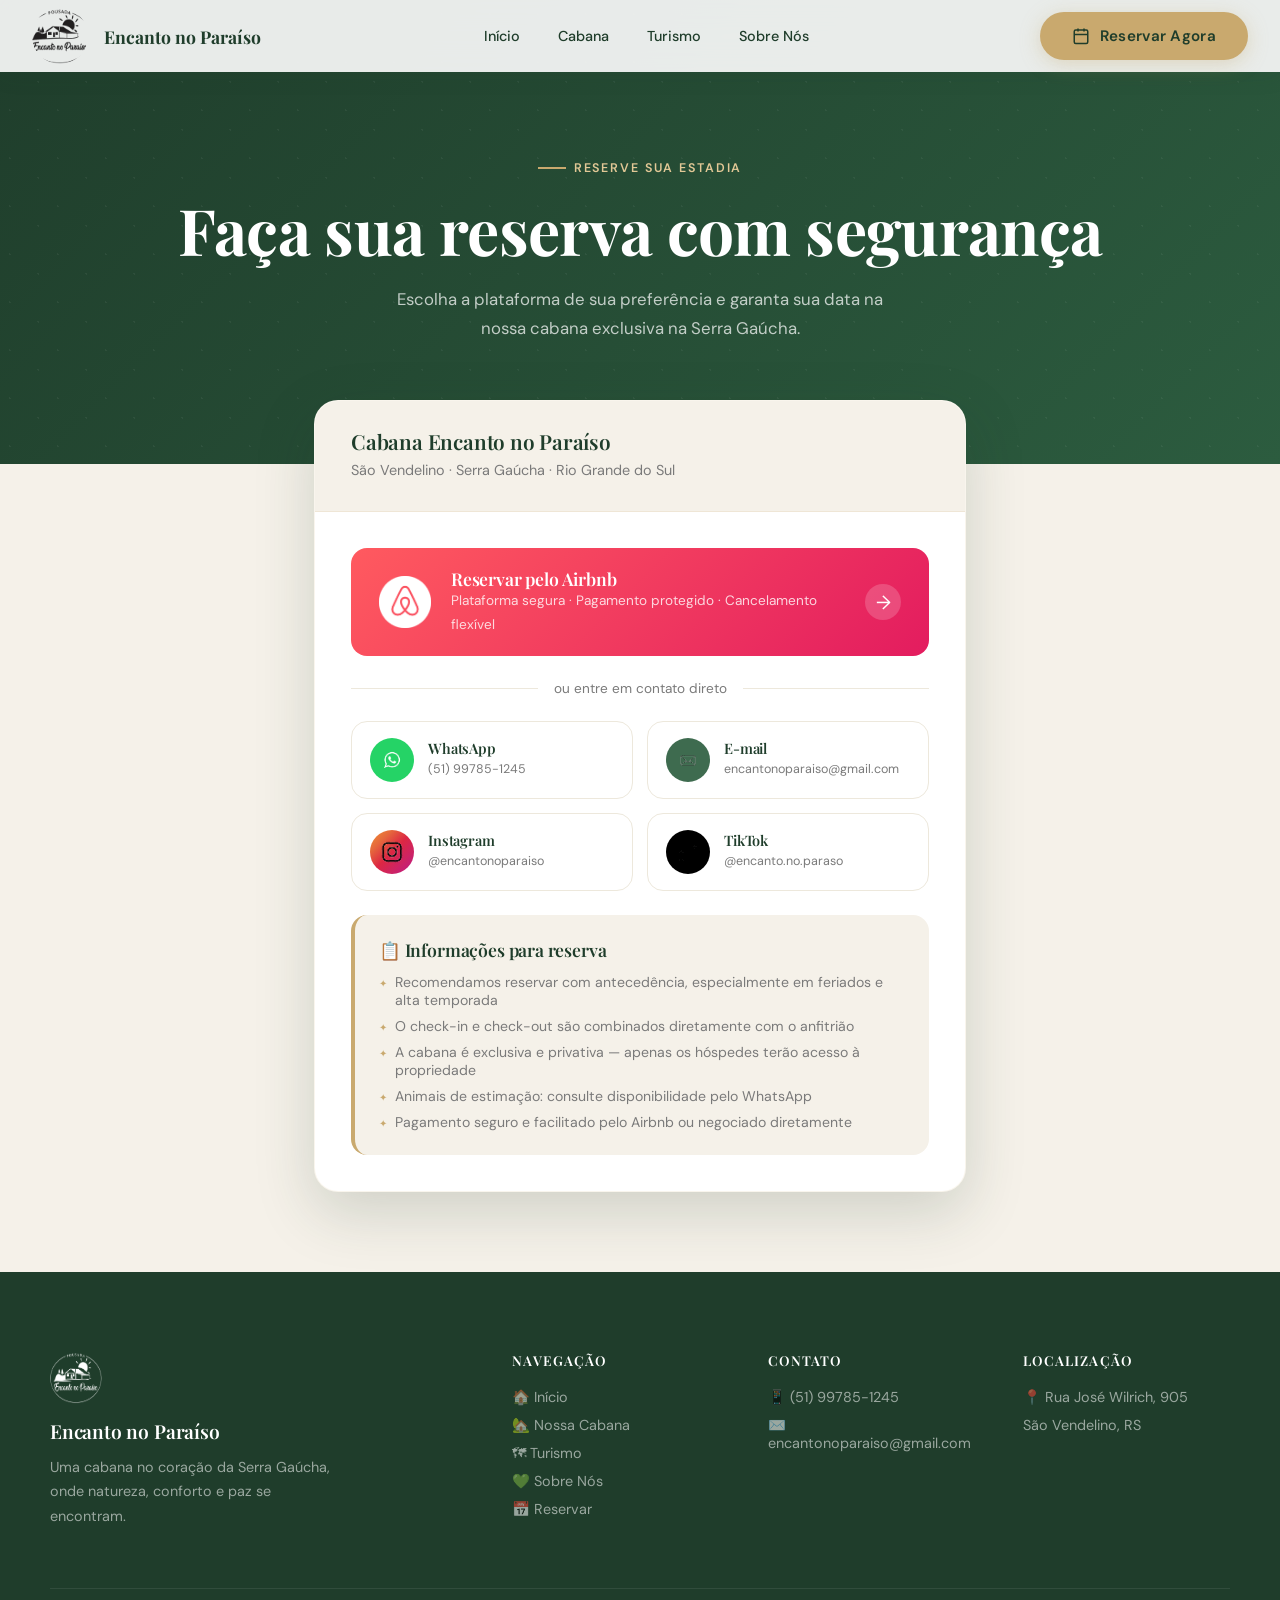
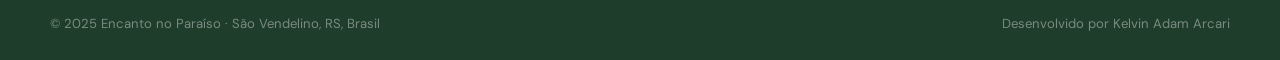
<file: reserve.html>
<!DOCTYPE html>
<html lang="pt-BR">
<head>
  <meta charset="UTF-8">
  <meta name="viewport" content="width=device-width, initial-scale=1.0">
  <meta http-equiv="X-UA-Compatible" content="IE=edge">
  <meta name="description" content="Faça sua reserva — Encanto no Paraíso. Reserve sua estadia na nossa cabana premium em São Vendelino com segurança pelo Airbnb.">
  <title>Reservar — Encanto no Paraíso</title>
  <link rel="icon" type="image/png" href="IMG/favicon.ico">
  <link rel="stylesheet" href="css/styles.css">
  <style>
    .reserve-page-wrap {
      min-height: 100vh;
      background: var(--cream);
    }
    .reserve-top {
      background: linear-gradient(135deg, var(--green-dark) 0%, #2C5C3F 100%);
      padding: 160px 24px 120px;
      text-align: center;
      position: relative;
      overflow: hidden;
    }
    .reserve-top::before {
      content: '';
      position: absolute;
      inset: 0;
      opacity: 0.05;
      background-image: radial-gradient(circle at 20% 30%, #fff 1px, transparent 1px),
                        radial-gradient(circle at 80% 70%, #fff 1px, transparent 1px);
      background-size: 48px 48px;
    }
    .reserve-top .container { position: relative; z-index: 1; }
    .reserve-top h1 { color: #fff; margin-bottom: 16px; }
    .reserve-top p  { color: rgba(255,255,255,0.72); max-width: 520px; margin: 0 auto; font-size: 1.05rem; }

    .reserve-main {
      max-width: 700px;
      margin: -64px auto 0;
      padding: 0 24px 80px;
      position: relative;
      z-index: 5;
    }

    .reserve-card-main {
      background: #fff;
      border-radius: var(--radius-lg);
      box-shadow: var(--shadow-lg);
      overflow: hidden;
      border: 1px solid rgba(201,169,110,0.12);
    }
    .reserve-card-header {
      background: var(--cream);
      padding: 28px 36px;
      border-bottom: 1px solid rgba(201,169,110,0.15);
    }
    .reserve-card-header h3 { font-size: 1.3rem; }
    .reserve-card-header p  { font-size: 0.9rem; color: var(--text-muted); margin-top: 4px; }
    .reserve-card-body { padding: 36px; }

    .airbnb-btn {
      display: flex;
      align-items: center;
      gap: 20px;
      background: linear-gradient(135deg, #FF5A5F, #E31C5F);
      color: #fff;
      border-radius: var(--radius-md);
      padding: 20px 28px;
      margin-bottom: 24px;
      transition: var(--transition);
      cursor: pointer;
      text-decoration: none;
    }
    .airbnb-btn:hover {
      transform: translateY(-3px);
      box-shadow: 0 10px 32px rgba(255,90,95,0.35);
      color: #fff;
    }
    .airbnb-btn img { width: 52px; height: 52px; object-fit: contain; filter: brightness(10); }
    .airbnb-btn .ab-text h4 { color: #fff; font-size: 1.1rem; }
    .airbnb-btn .ab-text p  { font-size: 0.85rem; color: rgba(255,255,255,0.8); }
    .airbnb-btn .ab-arrow {
      margin-left: auto;
      width: 36px; height: 36px;
      background: rgba(255,255,255,0.18);
      border-radius: 50%;
      display: flex; align-items: center; justify-content: center;
      font-size: 1.2rem;
      flex-shrink: 0;
    }

    .divider-or {
      display: flex;
      align-items: center;
      gap: 16px;
      margin: 24px 0;
      color: var(--text-muted);
      font-size: 0.85rem;
    }
    .divider-or::before, .divider-or::after {
      content: ''; flex: 1; height: 1px; background: var(--cream-dark);
    }

    .contact-grid {
      display: grid;
      grid-template-columns: 1fr 1fr;
      gap: 14px;
    }
    .contact-block {
      display: flex;
      align-items: center;
      gap: 14px;
      padding: 16px 18px;
      border-radius: var(--radius-md);
      border: 1.5px solid var(--cream-dark);
      transition: var(--transition);
      color: var(--text-body);
      text-decoration: none;
    }
    .contact-block:hover {
      border-color: var(--green-mid);
      background: var(--cream);
      transform: translateY(-2px);
    }
    .contact-block .cb-icon {
      width: 44px; height: 44px;
      border-radius: 50%;
      display: flex; align-items: center; justify-content: center;
      flex-shrink: 0;
      font-size: 1.2rem;
    }
    .contact-block.whats .cb-icon { background: #25D366; }
    .contact-block.email .cb-icon { background: var(--green-mid); }
    .contact-block.insta .cb-icon { background: linear-gradient(135deg,#f09433,#e6683c,#dc2743,#cc2366,#bc1888); }
    .contact-block.tiktok .cb-icon { background: #000; }
    .contact-block h4 { font-size: 0.9rem; color: var(--green-dark); margin-bottom: 2px; }
    .contact-block p  { font-size: 0.78rem; color: var(--text-muted); }

    .info-box {
      background: var(--cream);
      border-radius: var(--radius-md);
      padding: 24px;
      margin-top: 24px;
      border-left: 4px solid var(--gold);
    }
    .info-box h4 { color: var(--green-dark); margin-bottom: 12px; }
    .info-box ul { display: flex; flex-direction: column; gap: 8px; }
    .info-box ul li {
      font-size: 0.88rem;
      color: var(--text-muted);
      padding-left: 16px;
      position: relative;
    }
    .info-box ul li::before {
      content: '✦';
      position: absolute; left: 0;
      color: var(--gold);
      font-size: 0.65rem;
      top: 4px;
    }
  </style>
</head>
<body class="reserve-page-wrap">

<!-- ══ HEADER ══════════════════════════════════════════════ -->
<header class="site-header scrolled" role="banner">
  <a href="index.html" class="header-logo" aria-label="Encanto no Paraíso – Página inicial">
    <img src="IMG/logobranca.webp" class="logo logo-white" alt="Logo encanto no paraíso">
    <img src="IMG/logopreta.webp" class="logo logo-dark" alt="Logo encanto no paraíso">  
    <span class="header-logo-text">Encanto no Paraíso</span>
  </a>
  <nav class="header-nav">
    <a href="index.html"    class="nav-link">Início</a>
    <a href="cabanas.html"  class="nav-link">Cabana</a>
    <a href="turismos.html" class="nav-link">Turismo</a>
    <a href="sobrenos.html" class="nav-link">Sobre Nós</a>
  </nav>
  <a href="reserve.html" class="btn btn-gold header-cta">
    <svg viewBox="0 0 24 24" fill="none" stroke="currentColor" stroke-width="2"><rect x="3" y="4" width="18" height="18" rx="2"/><line x1="16" y1="2" x2="16" y2="6"/><line x1="8" y1="2" x2="8" y2="6"/><line x1="3" y1="10" x2="21" y2="10"/></svg>
    Reservar Agora
  </a>
  <button class="hamburger" aria-label="Menu" aria-expanded="false">
    <span></span><span></span><span></span>
  </button>
</header>
<nav class="mobile-menu">
  <a href="index.html"    class="nav-link">Início</a>
  <a href="cabanas.html"  class="nav-link">Cabana</a>
  <a href="turismos.html" class="nav-link">Turismo</a>
  <a href="sobrenos.html" class="nav-link">Sobre Nós</a>
  <a href="reserve.html"  class="btn btn-gold" style="margin-top:8px;">Reservar Agora</a>
</nav>

<!-- ══ HERO ══ -->
<div class="reserve-top">
  <div class="container">
    <span class="section-label" style="color:var(--gold-light); justify-content:center; display:flex; margin-bottom:16px;">Reserve sua Estadia</span>
    <h1>Faça sua reserva com segurança</h1>
    <p>Escolha a plataforma de sua preferência e garanta sua data na nossa cabana exclusiva na Serra Gaúcha.</p>
  </div>
</div>

<!-- ══ CARD RESERVA ══ -->
<div class="reserve-main">
  <div class="reserve-card-main reveal">
    <div class="reserve-card-header">
      <h3>Cabana Encanto no Paraíso</h3>
      <p>São Vendelino · Serra Gaúcha · Rio Grande do Sul</p>
    </div>
    <div class="reserve-card-body">

      <!-- Airbnb -->
      <a class="airbnb-btn" href="https://www.airbnb.com.br/rooms/676243864444440577?source_impression_id=p3_1748041550_P3bOYT6lLRtDBOM1" target="_blank" rel="noopener" aria-label="Reservar pelo Airbnb">
        <img src="IMG/airbnb.webp" alt="Airbnb">
        <div class="ab-text">
          <h4>Reservar pelo Airbnb</h4>
          <p>Plataforma segura · Pagamento protegido · Cancelamento flexível</p>
        </div>
        <div class="ab-arrow">→</div>
      </a>

      <div class="divider-or">ou entre em contato direto</div>

      <!-- Contatos diretos -->
      <div class="contact-grid">
        <a class="contact-block whats" href="https://api.whatsapp.com/send?phone=5551997851245" target="_blank" rel="noopener">
          <div class="cb-icon">
            <img src="IMG/whats.webp" alt="WhatsApp" style="width:24px; filter:brightness(10);">
          </div>
          <div>
            <h4>WhatsApp</h4>
            <p>(51) 99785-1245</p>
          </div>
        </a>

        <a class="contact-block email" href="mailto:encantonoparaiso@gmail.com">
          <div class="cb-icon">
            <img src="IMG/email.webp" alt="Email" style="width:22px; filter:brightness(10);">
          </div>
          <div>
            <h4>E-mail</h4>
            <p>encantonoparaiso@gmail.com</p>
          </div>
        </a>

        <a class="contact-block insta" href="https://www.instagram.com/encantonoparaiso/" target="_blank" rel="noopener">
          <div class="cb-icon">
            <img src="IMG/inta.webp" alt="Instagram" style="width:24px; filter:brightness(10);">
          </div>
          <div>
            <h4>Instagram</h4>
            <p>@encantonoparaiso</p>
          </div>
        </a>

        <a class="contact-block tiktok" href="https://www.tiktok.com/@encanto.no.paraso?lang=en" target="_blank" rel="noopener">
          <div class="cb-icon">
            <img src="IMG/tiktok3.webp" alt="TikTok" style="width:22px; filter:brightness(10);">
          </div>
          <div>
            <h4>TikTok</h4>
            <p>@encanto.no.paraso</p>
          </div>
        </a>
      </div>

      <!-- Info box -->
      <div class="info-box">
        <h4>📋 Informações para reserva</h4>
        <ul>
          <li>Recomendamos reservar com antecedência, especialmente em feriados e alta temporada</li>
          <li>O check-in e check-out são combinados diretamente com o anfitrião</li>
          <li>A cabana é exclusiva e privativa — apenas os hóspedes terão acesso à propriedade</li>
          <li>Animais de estimação: consulte disponibilidade pelo WhatsApp</li>
          <li>Pagamento seguro e facilitado pelo Airbnb ou negociado diretamente</li>
        </ul>
      </div>

    </div>
  </div>
</div>

<!-- ══ FOOTER ════════════════════════════════════════════════ -->
<footer class="site-footer">
  <div class="footer-grid">
    <div class="footer-brand">
      <img src="IMG/logobranca.webp" alt="Logo">
      <h3>Encanto no Paraíso</h3>
      <p>Uma cabana no coração da Serra Gaúcha, onde natureza, conforto e paz se encontram.</p>
    </div>
    <div class="footer-col">
      <h4>Navegação</h4>
      <ul class="footer-links">
        <li><a href="index.html">🏠 Início</a></li>
        <li><a href="cabanas.html">🏡 Nossa Cabana</a></li>
        <li><a href="turismos.html">🗺 Turismo</a></li>
        <li><a href="sobrenos.html">💚 Sobre Nós</a></li>
        <li><a href="reserve.html">📅 Reservar</a></li>
      </ul>
    </div>
    <div class="footer-col">
      <h4>Contato</h4>
      <ul class="footer-links">
        <li><a href="https://api.whatsapp.com/send?phone=5551997851245" target="_blank">📱 (51) 99785-1245</a></li>
        <li><a href="mailto:encantonoparaiso@gmail.com">✉️ encantonoparaiso@gmail.com</a></li>
      </ul>
    </div>
    <div class="footer-col">
      <h4>Localização</h4>
      <ul class="footer-links">
        <li><a href="#">📍 Rua José Wilrich, 905</a></li>
        <li><a href="#">São Vendelino, RS</a></li>
      </ul>
    </div>
  </div>
  <div class="footer-bottom">
    <p>© 2025 Encanto no Paraíso · São Vendelino, RS, Brasil</p>
    <p>Desenvolvido por Kelvin Adam Arcari</p>
  </div>
</footer>

<script src="js/main.js"></script>
</body>
</html>
</file>
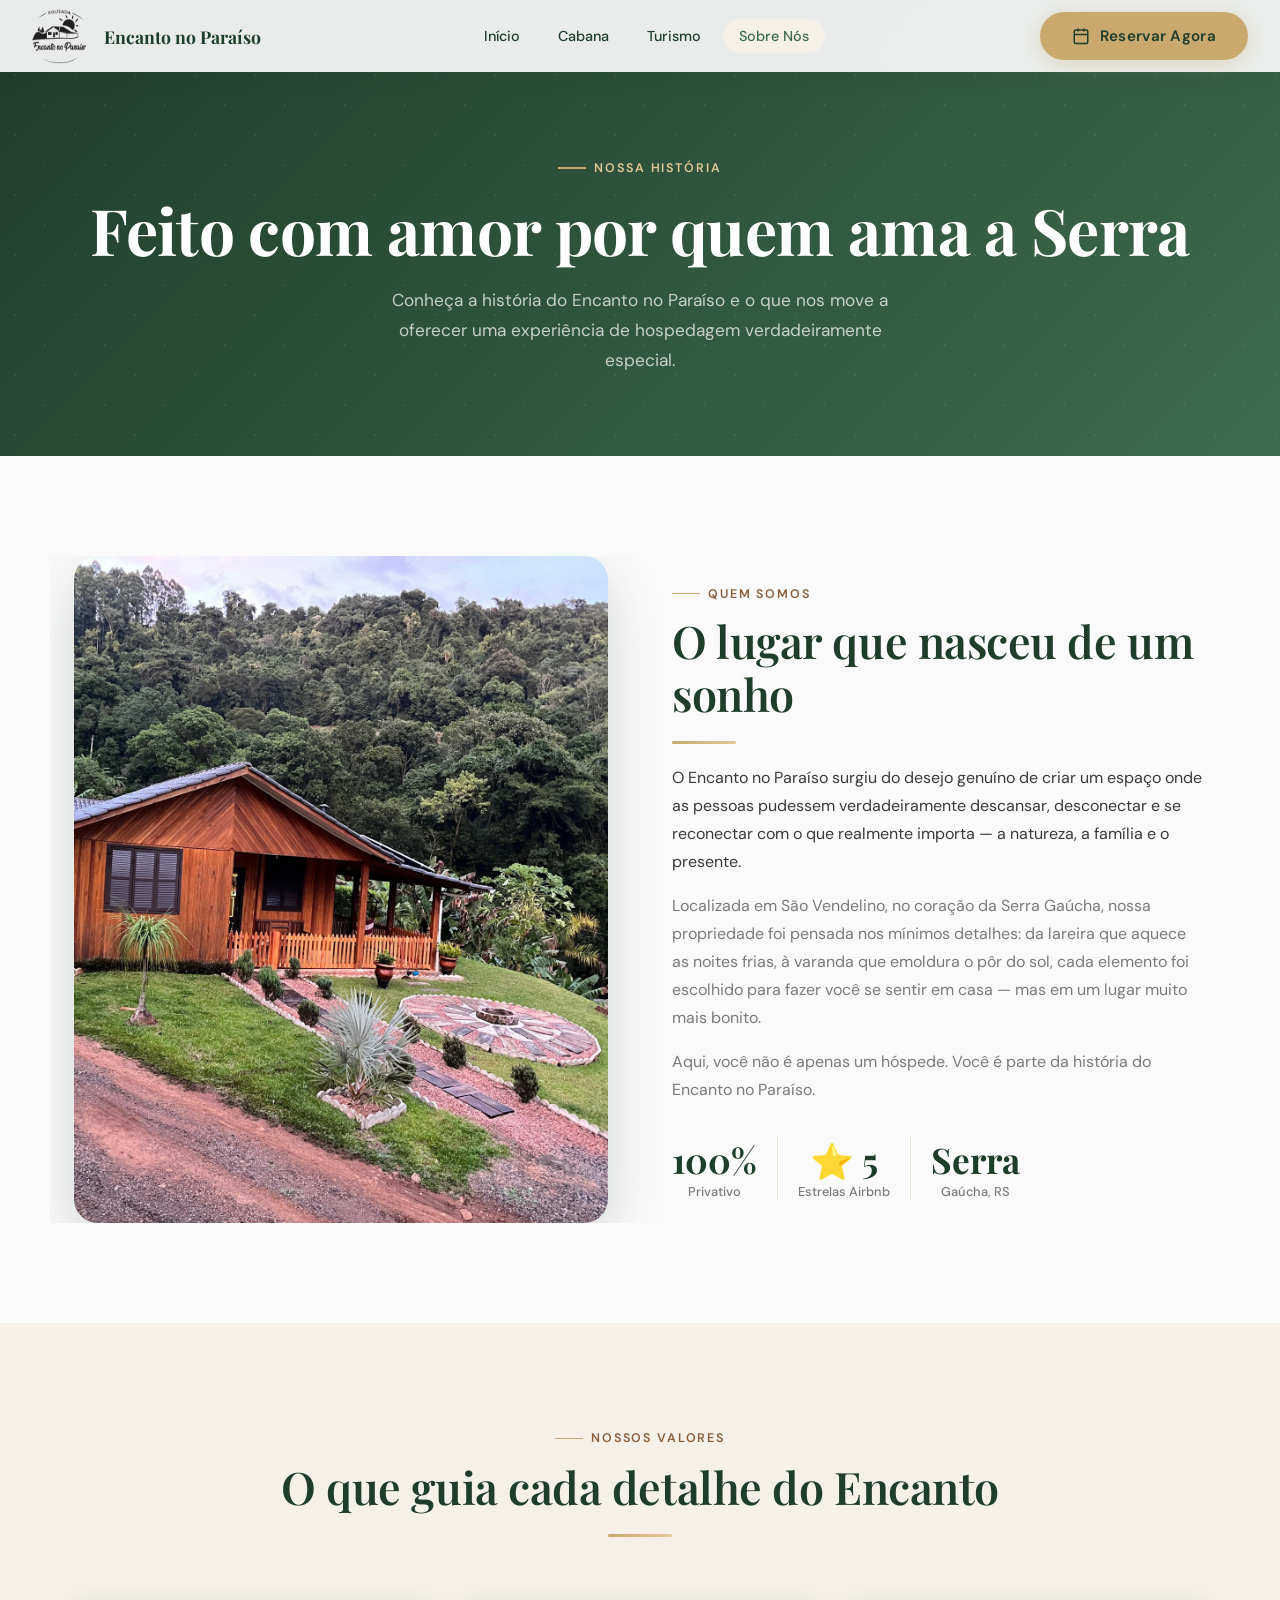
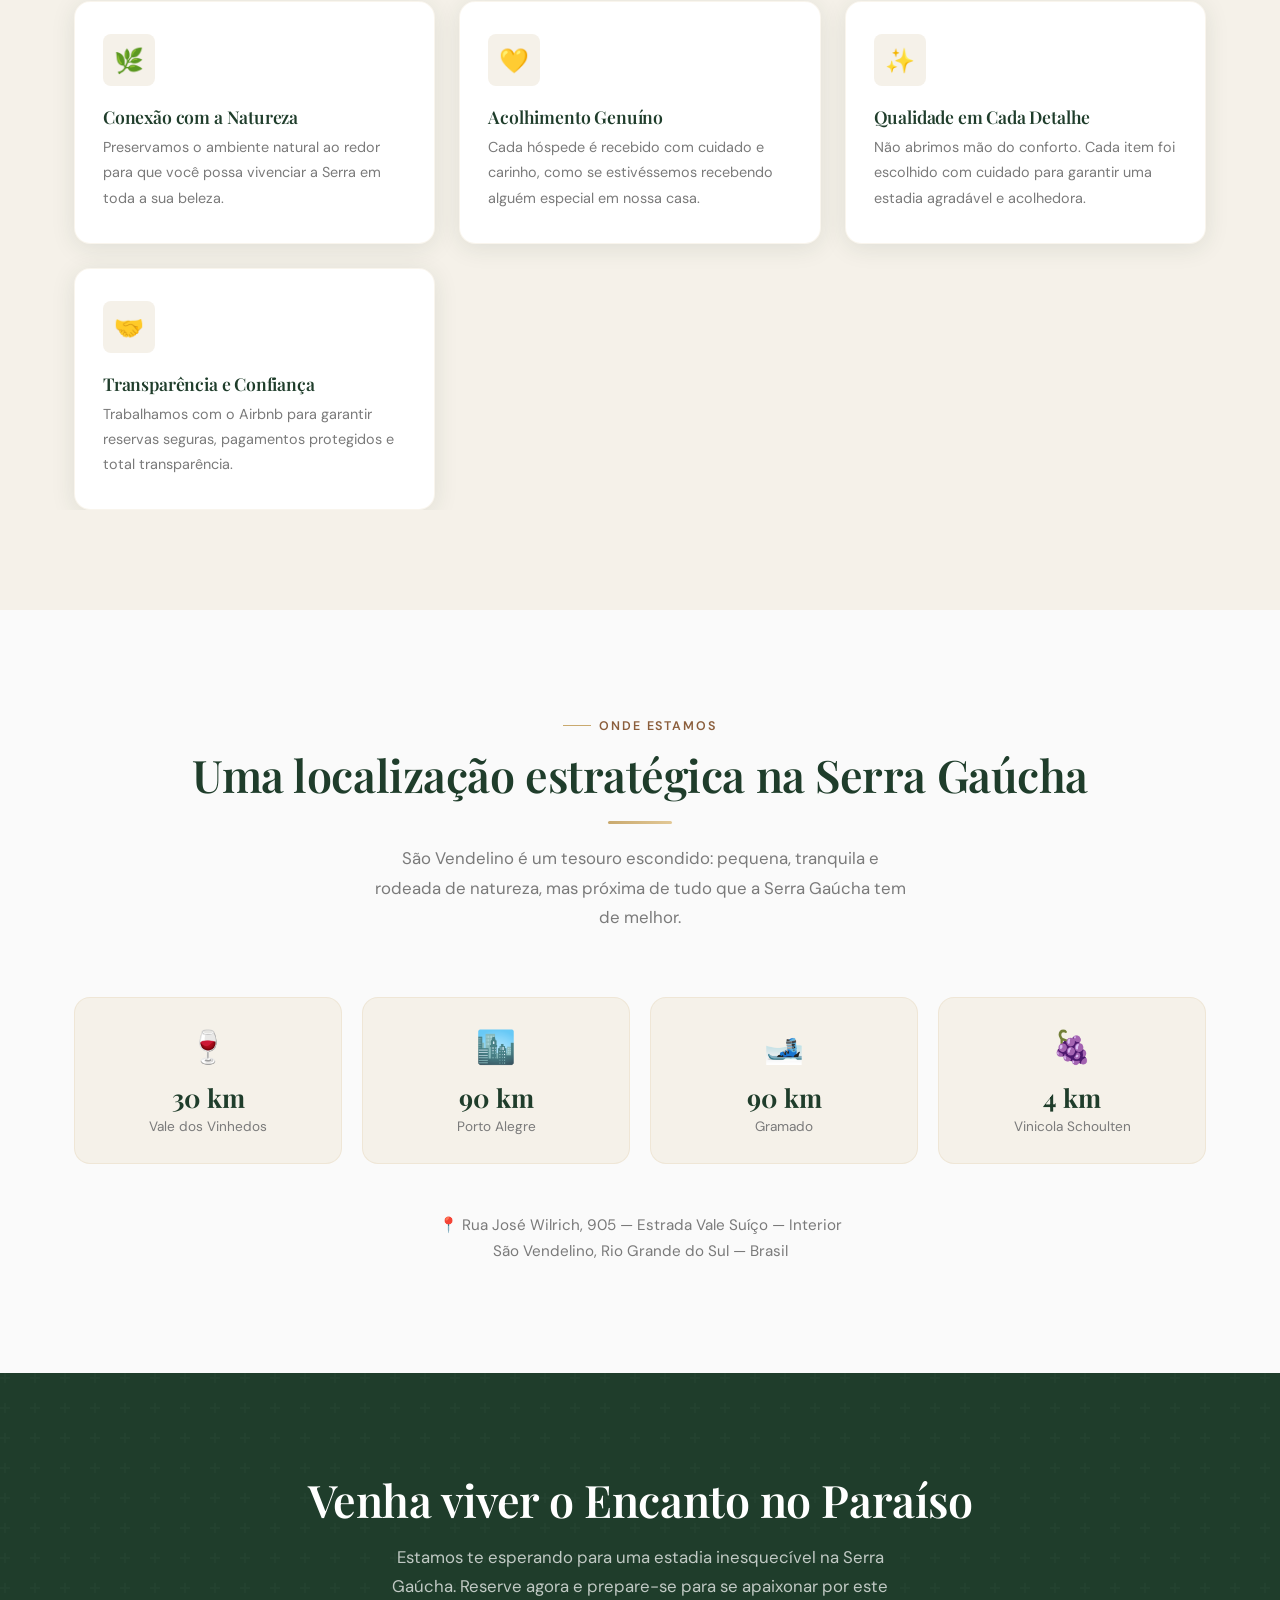
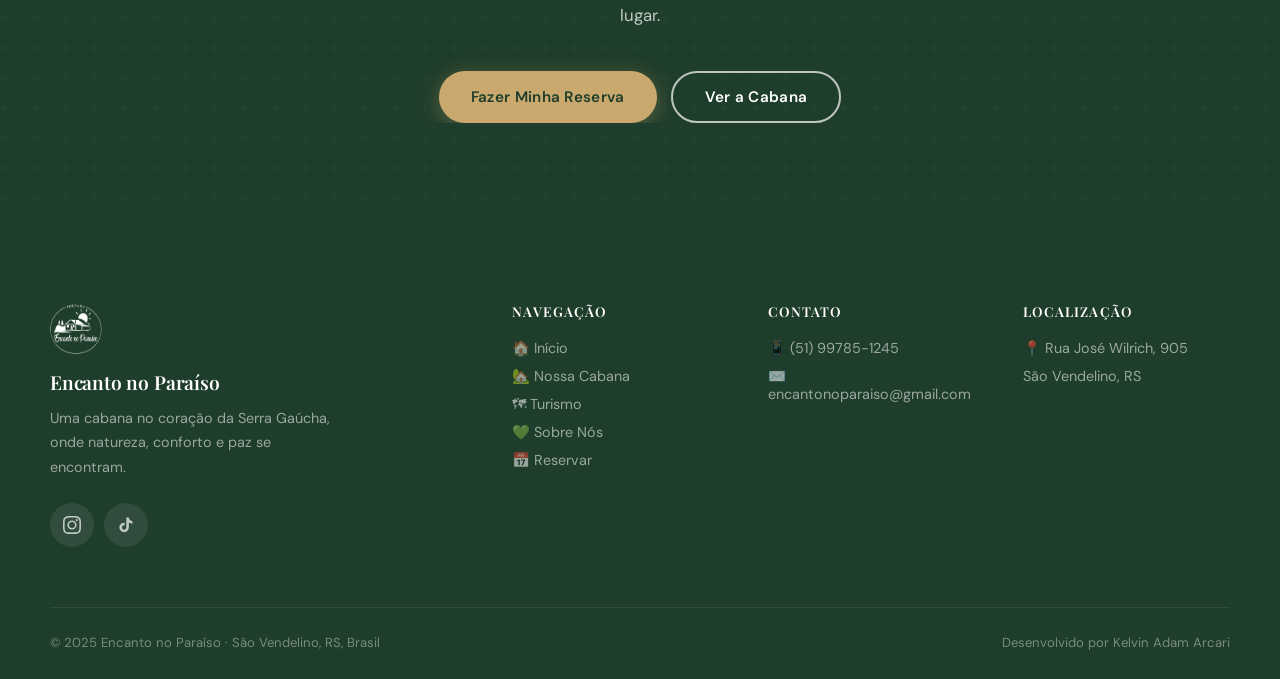
<file: sobrenos.html>
<!DOCTYPE html>
<html lang="pt-BR">
<head>
  <meta charset="UTF-8">
  <meta name="viewport" content="width=device-width, initial-scale=1.0">
  <meta http-equiv="X-UA-Compatible" content="IE=edge">
  <meta name="description" content="Sobre Nós — Encanto no Paraíso. Conheça nossa história e o que torna nossa cabana em São Vendelino um lugar único.">
  <title>Sobre Nós — Encanto no Paraíso</title>
  <link rel="icon" type="image/png" href="IMG/favicon.ico">
  <link rel="stylesheet" href="css/styles.css">
</head>
<body>

<!-- ══ HEADER ══════════════════════════════════════════════ -->
<header class="site-header scrolled" role="banner">
  <a href="index.html" class="header-logo" aria-label="Encanto no Paraíso – Página inicial">
    <img src="IMG/logobranca.webp" class="logo logo-white" alt="Logo encanto no paraíso">
    <img src="IMG/logopreta.webp" class="logo logo-dark" alt="Logo encanto no paraíso">  
    <span class="header-logo-text">Encanto no Paraíso</span>
  </a>
  <nav class="header-nav" aria-label="Navegação principal">
    <a href="index.html"    class="nav-link">Início</a>
    <a href="cabanas.html"  class="nav-link">Cabana</a>
    <a href="turismos.html" class="nav-link">Turismo</a>
    <a href="sobrenos.html" class="nav-link active">Sobre Nós</a>
  </nav>
  <a href="reserve.html" class="btn btn-gold header-cta">
    <svg viewBox="0 0 24 24" fill="none" stroke="currentColor" stroke-width="2"><rect x="3" y="4" width="18" height="18" rx="2"/><line x1="16" y1="2" x2="16" y2="6"/><line x1="8" y1="2" x2="8" y2="6"/><line x1="3" y1="10" x2="21" y2="10"/></svg>
    Reservar Agora
  </a>
  <button class="hamburger" aria-label="Menu" aria-expanded="false">
    <span></span><span></span><span></span>
  </button>
</header>
<nav class="mobile-menu">
  <a href="index.html"    class="nav-link">Início</a>
  <a href="cabanas.html"  class="nav-link">Cabana</a>
  <a href="turismos.html" class="nav-link">Turismo</a>
  <a href="sobrenos.html" class="nav-link">Sobre Nós</a>
  <a href="reserve.html"  class="btn btn-gold" style="margin-top:8px;">Reservar Agora</a>
</nav>

<!-- ══ PAGE HERO ════════════════════════════════════════════ -->
<div class="page-hero">
  <div class="container">
    <span class="section-label" style="color:var(--gold-light); justify-content:center; display:flex; margin-bottom:16px;">Nossa História</span>
    <h1>Feito com amor por quem ama a Serra</h1>
    <p>Conheça a história do Encanto no Paraíso e o que nos move a oferecer uma experiência de hospedagem verdadeiramente especial.</p>
  </div>
</div>

<!-- ══ NOSSA HISTÓRIA ═════════════════════════════════════ -->
<section class="section">
  <div class="container">
    <div class="location-grid">
      <div class="location-img-wrap reveal-left">
        <img src="IMG/imfinicio.webp" alt="Cabana Encanto no Paraíso na Serra Gaúcha" loading="lazy">
      </div>
      <div class="reveal-right">
        <span class="section-label">Quem Somos</span>
        <h2>O lugar que nasceu de um sonho</h2>
        <div class="divider"></div>
        <p style="margin-bottom:16px;">
          O Encanto no Paraíso surgiu do desejo genuíno de criar um espaço onde as pessoas pudessem verdadeiramente descansar, desconectar e se reconectar com o que realmente importa — a natureza, a família e o presente.
        </p>
        <p style="margin-bottom:16px; color:var(--text-muted);">
          Localizada em São Vendelino, no coração da Serra Gaúcha, nossa propriedade foi pensada nos mínimos detalhes: da lareira que aquece as noites frias, à varanda que emoldura o pôr do sol, cada elemento foi escolhido para fazer você se sentir em casa — mas em um lugar muito mais bonito.
        </p>
        <p style="color:var(--text-muted);">
          Aqui, você não é apenas um hóspede. Você é parte da história do Encanto no Paraíso.
        </p>
        <div style="margin-top:32px; display:flex; gap:20px; flex-wrap:wrap;">
          <div style="text-align:center;">
            <div style="font-family:'Playfair Display',serif; font-size:2.2rem; font-weight:700; color:var(--green-dark);">100%</div>
            <div style="font-size:0.8rem; color:var(--text-muted); font-weight:500;">Privativo</div>
          </div>
          <div style="width:1px; background:var(--cream-dark);"></div>
          <div style="text-align:center;">
            <div style="font-family:'Playfair Display',serif; font-size:2.2rem; font-weight:700; color:var(--green-dark);">⭐ 5</div>
            <div style="font-size:0.8rem; color:var(--text-muted); font-weight:500;">Estrelas Airbnb</div>
          </div>
          <div style="width:1px; background:var(--cream-dark);"></div>
          <div style="text-align:center;">
            <div style="font-family:'Playfair Display',serif; font-size:2.2rem; font-weight:700; color:var(--green-dark);">Serra</div>
            <div style="font-size:0.8rem; color:var(--text-muted); font-weight:500;">Gaúcha, RS</div>
          </div>
        </div>
      </div>
    </div>
  </div>
</section>

<!-- ══ VALORES ════════════════════════════════════════════ -->
<section class="section section-bg-cream">
  <div class="container">
    <div class="section-header center reveal">
      <span class="section-label">Nossos Valores</span>
      <h2>O que guia cada detalhe do Encanto</h2>
      <div class="divider center"></div>
    </div>
    <div class="features-grid">
      <div class="feature-card reveal reveal-delay-1">
        <div class="feature-icon">🌿</div>
        <h4>Conexão com a Natureza</h4>
        <p>Preservamos o ambiente natural ao redor para que você possa vivenciar a Serra em toda a sua beleza.</p>
      </div>
      <div class="feature-card reveal reveal-delay-2">
        <div class="feature-icon">💛</div>
        <h4>Acolhimento Genuíno</h4>
        <p>Cada hóspede é recebido com cuidado e carinho, como se estivéssemos recebendo alguém especial em nossa casa.</p>
      </div>
      <div class="feature-card reveal reveal-delay-3">
        <div class="feature-icon">✨</div>
        <h4>Qualidade em Cada Detalhe</h4>
        <p>Não abrimos mão do conforto. Cada item foi escolhido com cuidado para garantir uma estadia agradável e acolhedora.</p>
      </div>
      <div class="feature-card reveal reveal-delay-4">
        <div class="feature-icon">🤝</div>
        <h4>Transparência e Confiança</h4>
        <p>Trabalhamos com o Airbnb para garantir reservas seguras, pagamentos protegidos e total transparência.</p>
      </div>
    </div>
  </div>
</section>

<!-- ══ LOCALIZAÇÃO ════════════════════════════════════════ -->
<section class="section">
  <div class="container">
    <div class="section-header center reveal">
      <span class="section-label">Onde Estamos</span>
      <h2>Uma localização estratégica na Serra Gaúcha</h2>
      <div class="divider center"></div>
      <p>São Vendelino é um tesouro escondido: pequena, tranquila e rodeada de natureza, mas próxima de tudo que a Serra Gaúcha tem de melhor.</p>
    </div>

    <div style="display:grid; grid-template-columns: repeat(auto-fit, minmax(220px,1fr)); gap:20px; margin-top:48px;">
      <div class="reveal reveal-delay-1" style="background:var(--cream); border-radius:var(--radius-md); padding:28px; text-align:center; border:1px solid rgba(201,169,110,0.15);">
        <div style="font-size:2rem; margin-bottom:12px;">🍷</div>
        <div style="font-family:'Playfair Display',serif; font-size:1.6rem; font-weight:700; color:var(--green-dark);">30 km</div>
        <div style="font-size:0.85rem; color:var(--text-muted); margin-top:4px;">Vale dos Vinhedos</div>
      </div>
      <div class="reveal reveal-delay-2" style="background:var(--cream); border-radius:var(--radius-md); padding:28px; text-align:center; border:1px solid rgba(201,169,110,0.15);">
        <div style="font-size:2rem; margin-bottom:12px;">🏙️</div>
        <div style="font-family:'Playfair Display',serif; font-size:1.6rem; font-weight:700; color:var(--green-dark);">90 km</div>
        <div style="font-size:0.85rem; color:var(--text-muted); margin-top:4px;">Porto Alegre</div>
      </div>
      <div class="reveal reveal-delay-3" style="background:var(--cream); border-radius:var(--radius-md); padding:28px; text-align:center; border:1px solid rgba(201,169,110,0.15);">
        <div style="font-size:2rem; margin-bottom:12px;">🎿</div>
        <div style="font-family:'Playfair Display',serif; font-size:1.6rem; font-weight:700; color:var(--green-dark);">90 km</div>
        <div style="font-size:0.85rem; color:var(--text-muted); margin-top:4px;">Gramado</div>
      </div>
      <div class="reveal reveal-delay-4" style="background:var(--cream); border-radius:var(--radius-md); padding:28px; text-align:center; border:1px solid rgba(201,169,110,0.15);">
        <div style="font-size:2rem; margin-bottom:12px;">🍇</div>
        <div style="font-family:'Playfair Display',serif; font-size:1.6rem; font-weight:700; color:var(--green-dark);">4 km</div>
        <div style="font-size:0.85rem; color:var(--text-muted); margin-top:4px;">Vinicola Schoulten</div>
      </div>
    </div>

    <div style="text-align:center; margin-top:48px;">
      <p style="color:var(--text-muted); margin-bottom:8px; font-size:0.95rem;">
        📍 Rua José Wilrich, 905 — Estrada Vale Suíço — Interior<br>
        São Vendelino, Rio Grande do Sul — Brasil
      </p>
    </div>
  </div>
</section>

<!-- ══ CTA ════════════════════════════════════════════════════ -->
<section class="cta-section">
  <div class="container">
    <h2>Venha viver o Encanto no Paraíso</h2>
    <p>Estamos te esperando para uma estadia inesquecível na Serra Gaúcha. Reserve agora e prepare-se para se apaixonar por este lugar.</p>
    <div class="cta-actions">
      <a href="reserve.html" class="btn btn-gold">Fazer Minha Reserva</a>
      <a href="cabanas.html" class="btn btn-outline-white">Ver a Cabana</a>
    </div>
  </div>
</section>

<!-- ══ FOOTER ════════════════════════════════════════════════ -->
<footer class="site-footer">
  <div class="footer-grid">
    <div class="footer-brand">
      <img src="IMG/logobranca.webp" alt="Logo">
      <h3>Encanto no Paraíso</h3>
      <p>Uma cabana no coração da Serra Gaúcha, onde natureza, conforto e paz se encontram.</p>
      <div class="footer-social">
        <a href="https://www.instagram.com/encantonoparaiso/" target="_blank" rel="noopener" class="social-btn" aria-label="Instagram">
          <svg width="18" height="18" viewBox="0 0 24 24" fill="currentColor"><path d="M12 2.163c3.204 0 3.584.012 4.85.07 3.252.148 4.771 1.691 4.919 4.919.058 1.265.069 1.645.069 4.849 0 3.205-.012 3.584-.069 4.849-.149 3.225-1.664 4.771-4.919 4.919-1.266.058-1.644.07-4.85.07-3.204 0-3.584-.012-4.849-.07-3.26-.149-4.771-1.699-4.919-4.92-.058-1.265-.07-1.644-.07-4.849 0-3.204.013-3.583.07-4.849.149-3.227 1.664-4.771 4.919-4.919 1.266-.057 1.645-.069 4.849-.069zM12 0C8.741 0 8.333.014 7.053.072 2.695.272.273 2.69.073 7.052.014 8.333 0 8.741 0 12c0 3.259.014 3.668.072 4.948.2 4.358 2.618 6.78 6.98 6.98C8.333 23.986 8.741 24 12 24c3.259 0 3.668-.014 4.948-.072 4.354-.2 6.782-2.618 6.979-6.98.059-1.28.073-1.689.073-4.948 0-3.259-.014-3.667-.072-4.947-.196-4.354-2.617-6.78-6.979-6.98C15.668.014 15.259 0 12 0zm0 5.838a6.162 6.162 0 1 0 0 12.324 6.162 6.162 0 0 0 0-12.324zM12 16a4 4 0 1 1 0-8 4 4 0 0 1 0 8zm6.406-11.845a1.44 1.44 0 1 0 0 2.881 1.44 1.44 0 0 0 0-2.881z"/></svg>
        </a>
        <a href="https://www.tiktok.com/@encanto.no.paraso" target="_blank" rel="noopener" class="social-btn" aria-label="TikTok">
          <svg width="18" height="18" viewBox="0 0 24 24" fill="currentColor"><path d="M19.59 6.69a4.83 4.83 0 01-3.77-4.25V2h-3.45v13.67a2.89 2.89 0 01-2.88 2.5 2.89 2.89 0 01-2.89-2.89 2.89 2.89 0 012.89-2.89c.28 0 .54.04.79.1V9.01a6.27 6.27 0 00-.79-.05 6.34 6.34 0 00-6.34 6.34 6.34 6.34 0 006.34 6.34 6.34 6.34 0 006.33-6.34V8.69a8.18 8.18 0 004.78 1.52V6.77a4.85 4.85 0 01-1.01-.08z"/></svg>
        </a>
      </div>
    </div>
    <div class="footer-col">
      <h4>Navegação</h4>
      <ul class="footer-links">
        <li><a href="index.html">🏠 Início</a></li>
        <li><a href="cabanas.html">🏡 Nossa Cabana</a></li>
        <li><a href="turismos.html">🗺 Turismo</a></li>
        <li><a href="sobrenos.html">💚 Sobre Nós</a></li>
        <li><a href="reserve.html">📅 Reservar</a></li>
      </ul>
    </div>
    <div class="footer-col">
      <h4>Contato</h4>
      <ul class="footer-links">
        <li><a href="https://api.whatsapp.com/send?phone=5551997851245" target="_blank">📱 (51) 99785-1245</a></li>
        <li><a href="mailto:encantonoparaiso@gmail.com">✉️ encantonoparaiso@gmail.com</a></li>
      </ul>
    </div>
    <div class="footer-col">
      <h4>Localização</h4>
      <ul class="footer-links">
        <li><a href="#">📍 Rua José Wilrich, 905</a></li>
        <li><a href="#">São Vendelino, RS</a></li>
      </ul>
    </div>
  </div>
  <div class="footer-bottom">
    <p>© 2025 Encanto no Paraíso · São Vendelino, RS, Brasil</p>
    <p>Desenvolvido por Kelvin Adam Arcari</p>
  </div>
</footer>

<script src="js/main.js"></script>
</body>
</html>
</file>
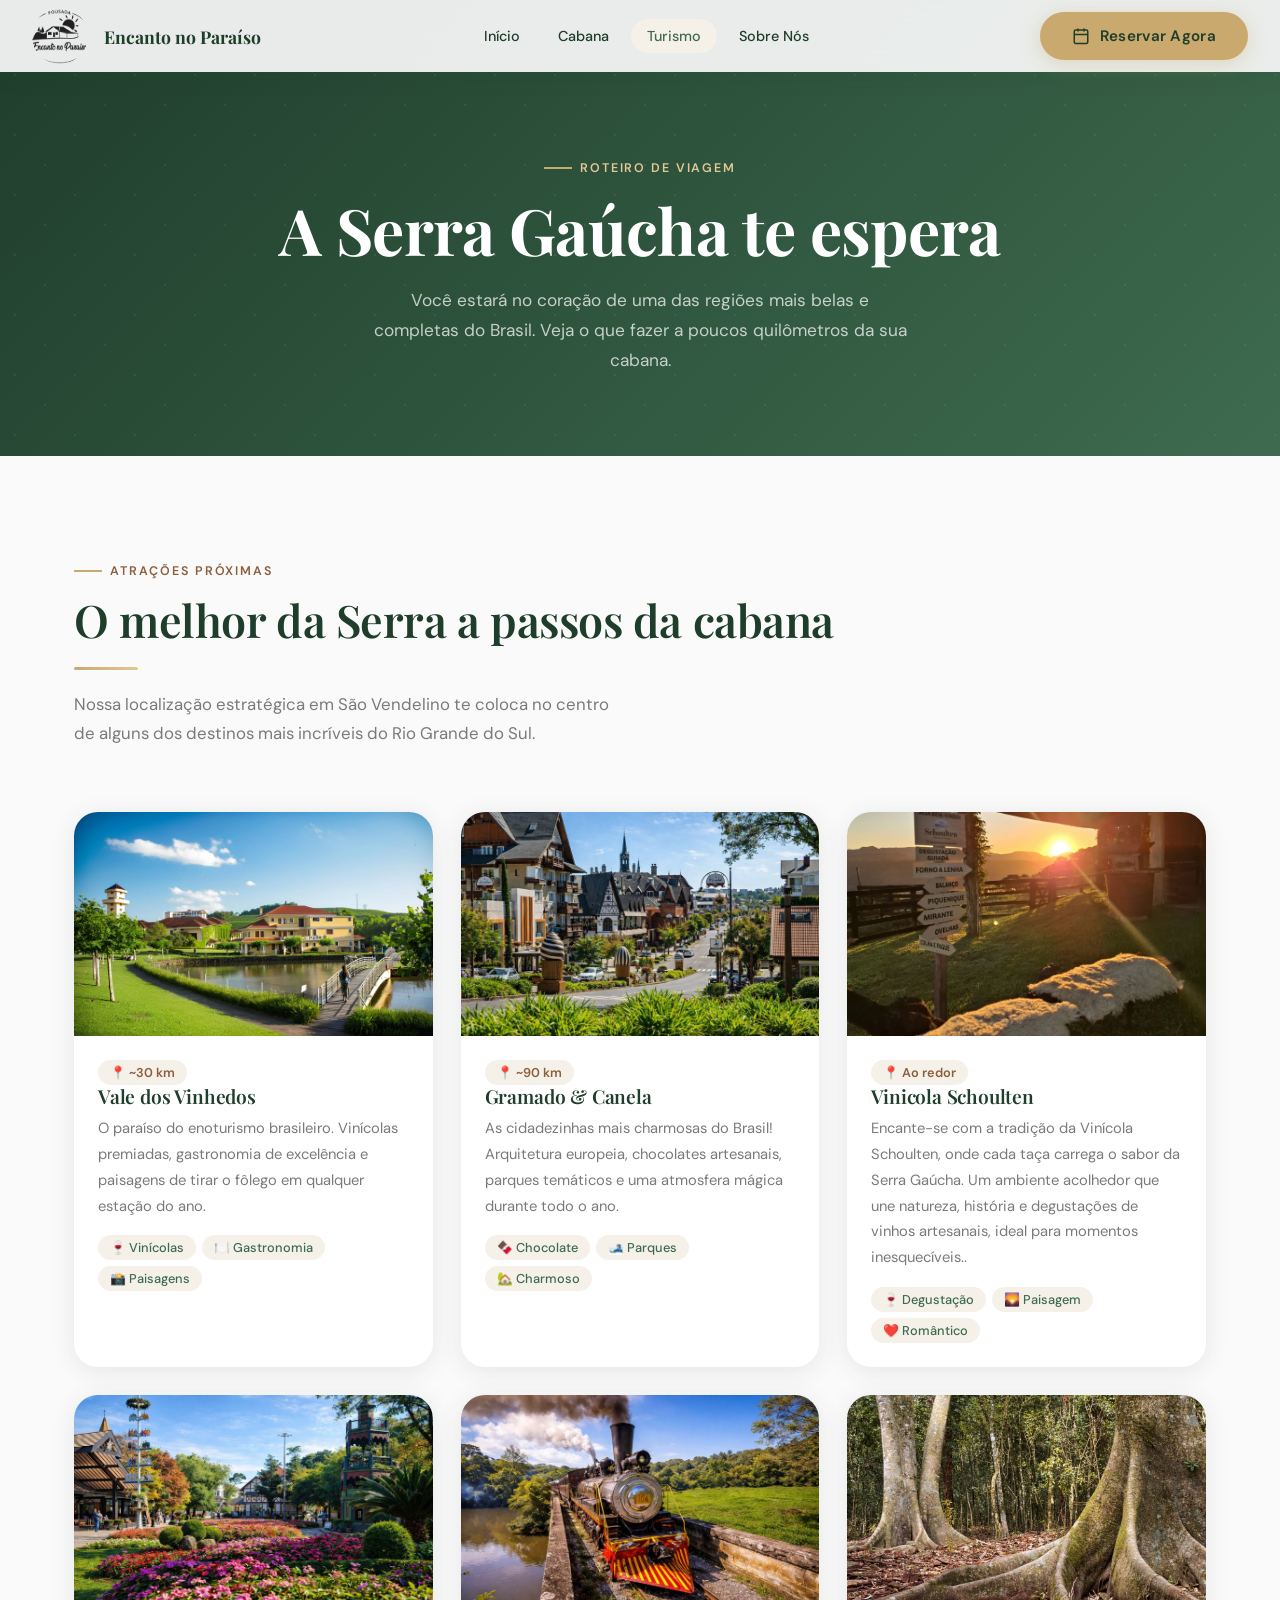
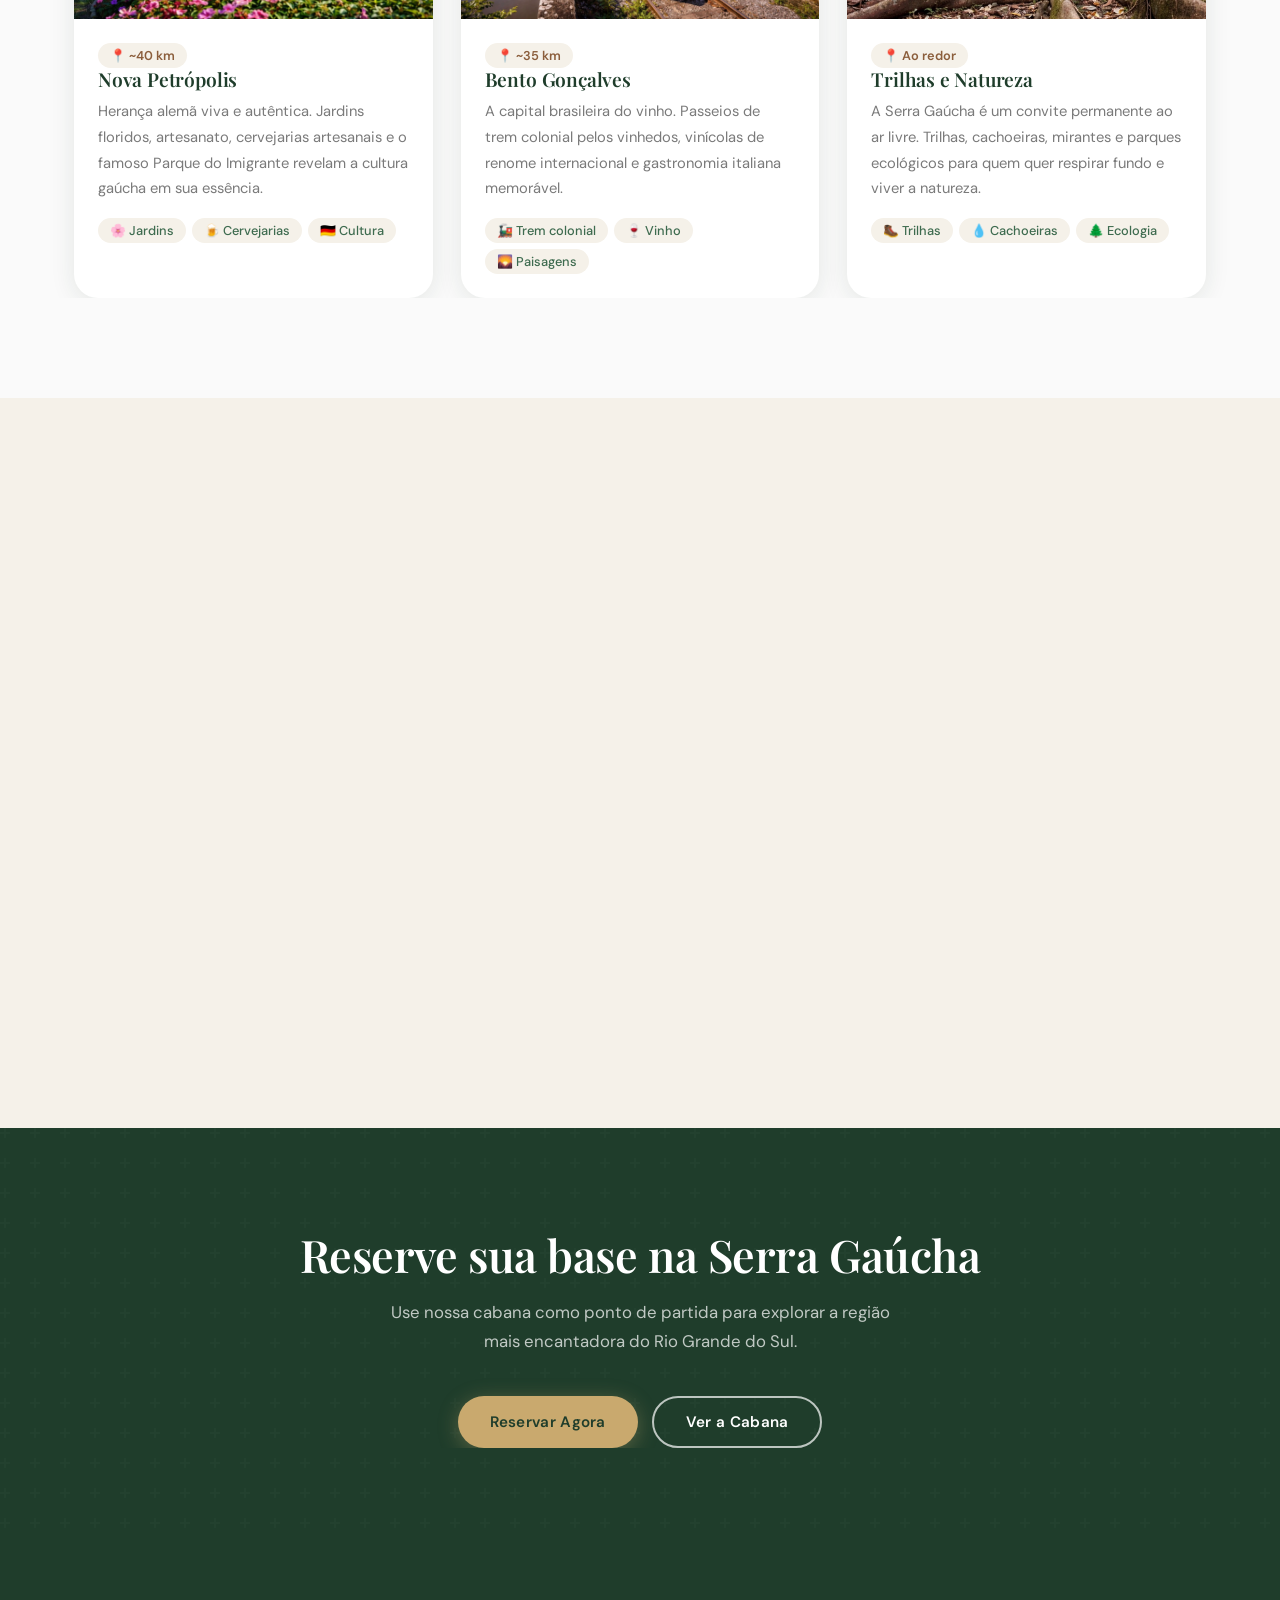
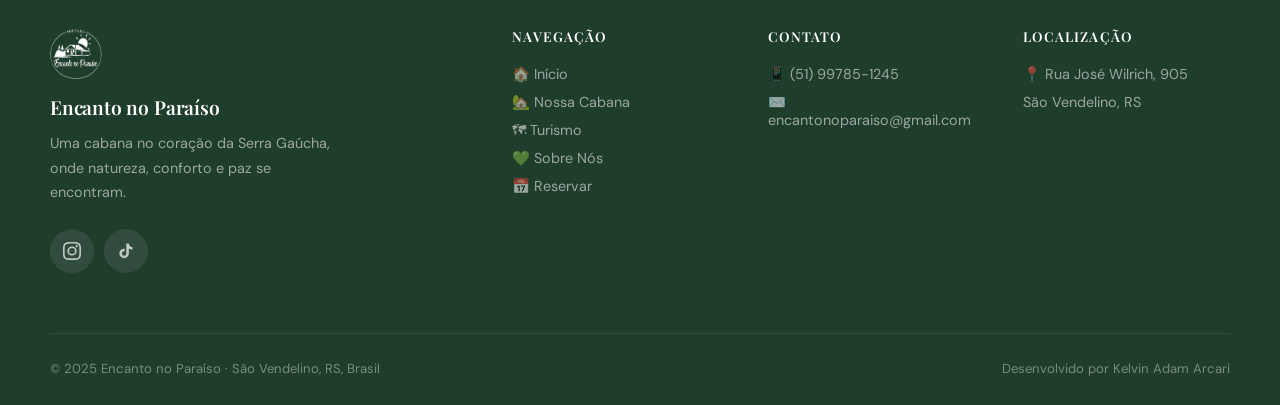
<file: turismos.html>
<!DOCTYPE html>
<html lang="pt-BR">
<head>
  <meta charset="UTF-8">
  <meta name="viewport" content="width=device-width, initial-scale=1.0">
  <meta http-equiv="X-UA-Compatible" content="IE=edge">
  <meta name="description" content="Turismo — Encanto no Paraíso. Descubra as melhores atrações da Serra Gaúcha próximas à nossa cabana em São Vendelino.">
  <title>Turismo na Região — Encanto no Paraíso</title>
  <link rel="icon" type="image/png" href="IMG/favicon.ico">
  <link rel="stylesheet" href="css/styles.css">
</head>
<body>

<!-- ══ HEADER ══════════════════════════════════════════════ -->
<header class="site-header scrolled" role="banner">
  <a href="index.html" class="header-logo" aria-label="Encanto no Paraíso – Página inicial">
    <img src="IMG/logobranca.webp" class="logo logo-white" alt="Logo encanto no paraíso">
    <img src="IMG/logopreta.webp" class="logo logo-dark" alt="Logo encanto no paraíso">  
    <span class="header-logo-text">Encanto no Paraíso</span>
  </a>
  <nav class="header-nav" aria-label="Navegação principal">
    <a href="index.html"    class="nav-link">Início</a>
    <a href="cabanas.html"  class="nav-link">Cabana</a>
    <a href="turismos.html" class="nav-link active">Turismo</a>
    <a href="sobrenos.html" class="nav-link">Sobre Nós</a>
  </nav>
  <a href="reserve.html" class="btn btn-gold header-cta">
    <svg viewBox="0 0 24 24" fill="none" stroke="currentColor" stroke-width="2"><rect x="3" y="4" width="18" height="18" rx="2"/><line x1="16" y1="2" x2="16" y2="6"/><line x1="8" y1="2" x2="8" y2="6"/><line x1="3" y1="10" x2="21" y2="10"/></svg>
    Reservar Agora
  </a>
  <button class="hamburger" aria-label="Menu" aria-expanded="false">
    <span></span><span></span><span></span>
  </button>
</header>
<nav class="mobile-menu">
  <a href="index.html"    class="nav-link">Início</a>
  <a href="cabanas.html"  class="nav-link">Cabana</a>
  <a href="turismos.html" class="nav-link">Turismo</a>
  <a href="sobrenos.html" class="nav-link">Sobre Nós</a>
  <a href="reserve.html"  class="btn btn-gold" style="margin-top:8px;">Reservar Agora</a>
</nav>

<!-- ══ PAGE HERO ════════════════════════════════════════════ -->
<div class="page-hero">
  <div class="container">
    <span class="section-label" style="color:var(--gold-light); justify-content:center; display:flex; margin-bottom:16px;">Roteiro de Viagem</span>
    <h1>A Serra Gaúcha te espera</h1>
    <p>Você estará no coração de uma das regiões mais belas e completas do Brasil. Veja o que fazer a poucos quilômetros da sua cabana.</p>
  </div>
</div>

<!-- ══ DESTAQUES DA REGIÃO ════════════════════════════════ -->
<section class="section">
  <div class="container">
    <div class="section-header reveal">
      <span class="section-label">Atrações Próximas</span>
      <h2>O melhor da Serra a passos da cabana</h2>
      <div class="divider"></div>
      <p>Nossa localização estratégica em São Vendelino te coloca no centro de alguns dos destinos mais incríveis do Rio Grande do Sul.</p>
    </div>

    <div class="turismo-grid">
      <div class="turismo-card reveal reveal-delay-1">
        <div class="turismo-img-wrap">
          <img src="IMG/valedovinhedo.webp" alt="Vale dos Vinhedos" loading="lazy" onerror="this.src='IMG/imfinicio.webp'">
        </div>
        <div class="turismo-body">
          <span class="turismo-dist">📍 ~30 km</span>
          <h3>Vale dos Vinhedos</h3>
          <p>O paraíso do enoturismo brasileiro. Vinícolas premiadas, gastronomia de excelência e paisagens de tirar o fôlego em qualquer estação do ano.</p>
          <div style="display:flex; flex-wrap:wrap; gap:6px; margin-top:12px;">
            <span class="amenity-tag">🍷 Vinícolas</span>
            <span class="amenity-tag">🍽️ Gastronomia</span>
            <span class="amenity-tag">📸 Paisagens</span>
          </div>
        </div>
      </div>

      <div class="turismo-card reveal reveal-delay-2">
        <div class="turismo-img-wrap">
          <img src="IMG/gramado.webp" alt="Gramado" loading="lazy" onerror="this.src='IMG/imfinicio.webp'">
        </div>
        <div class="turismo-body">
          <span class="turismo-dist">📍 ~90 km</span>
          <h3>Gramado & Canela</h3>
          <p>As cidadezinhas mais charmosas do Brasil! Arquitetura europeia, chocolates artesanais, parques temáticos e uma atmosfera mágica durante todo o ano.</p>
          <div style="display:flex; flex-wrap:wrap; gap:6px; margin-top:12px;">
            <span class="amenity-tag">🍫 Chocolate</span>
            <span class="amenity-tag">🎿 Parques</span>
            <span class="amenity-tag">🏡 Charmoso</span>
          </div>
        </div>
      </div>

      <div class="turismo-card reveal reveal-delay-3">
        <div class="turismo-img-wrap">
          <img src="IMG/vinicola1.webp" alt="Vinicola Schoulten" loading="lazy" onerror="this.src='IMG/imfinicio.webp'">
        </div>
        <div class="turismo-body">
          <span class="turismo-dist">📍 Ao redor</span>
          <h3>Vinicola Schoulten</h3>
          <p>Encante-se com a tradição da Vinícola Schoulten, onde cada taça carrega o sabor da Serra Gaúcha. Um ambiente acolhedor que une natureza, história e degustações de vinhos artesanais, ideal para momentos inesquecíveis..</p>
          <div style="display:flex; flex-wrap:wrap; gap:6px; margin-top:12px;">
          <span class="amenity-tag">🍷 Degustação</span>
          <span class="amenity-tag">🌄 Paisagem</span>
          <span class="amenity-tag">❤️ Romântico</span>
          </div>
        </div>
      </div>

      <div class="turismo-card reveal reveal-delay-1">
        <div class="turismo-img-wrap">
          <img src="IMG/novapetropolis.webp" alt="Nova Petrópolis" loading="lazy" onerror="this.src='IMG/imfinicio.webp'">
        </div>
        <div class="turismo-body">
          <span class="turismo-dist">📍 ~40 km</span>
          <h3>Nova Petrópolis</h3>
          <p>Herança alemã viva e autêntica. Jardins floridos, artesanato, cervejarias artesanais e o famoso Parque do Imigrante revelam a cultura gaúcha em sua essência.</p>
          <div style="display:flex; flex-wrap:wrap; gap:6px; margin-top:12px;">
            <span class="amenity-tag">🌸 Jardins</span>
            <span class="amenity-tag">🍺 Cervejarias</span>
            <span class="amenity-tag">🇩🇪 Cultura</span>
          </div>
        </div>
      </div>

      <div class="turismo-card reveal reveal-delay-2">
        <div class="turismo-img-wrap">
          <img src="IMG/bentogoncalves.webp" alt="Bento Gonçalves" loading="lazy" onerror="this.src='IMG/imfinicio.webp'">
        </div>
        <div class="turismo-body">
          <span class="turismo-dist">📍 ~35 km</span>
          <h3>Bento Gonçalves</h3>
          <p>A capital brasileira do vinho. Passeios de trem colonial pelos vinhedos, vinícolas de renome internacional e gastronomia italiana memorável.</p>
          <div style="display:flex; flex-wrap:wrap; gap:6px; margin-top:12px;">
            <span class="amenity-tag">🚂 Trem colonial</span>
            <span class="amenity-tag">🍷 Vinho</span>
            <span class="amenity-tag">🌄 Paisagens</span>
          </div>
        </div>
      </div>

      <div class="turismo-card reveal reveal-delay-3">
        <div class="turismo-img-wrap">
          <img src="IMG/trilha.webp" alt="Trilhas e Natureza" loading="lazy" onerror="this.src='IMG/imfinicio.webp'">
        </div>
        <div class="turismo-body">
          <span class="turismo-dist">📍 Ao redor</span>
          <h3>Trilhas e Natureza</h3>
          <p>A Serra Gaúcha é um convite permanente ao ar livre. Trilhas, cachoeiras, mirantes e parques ecológicos para quem quer respirar fundo e viver a natureza.</p>
          <div style="display:flex; flex-wrap:wrap; gap:6px; margin-top:12px;">
            <span class="amenity-tag">🥾 Trilhas</span>
            <span class="amenity-tag">💧 Cachoeiras</span>
            <span class="amenity-tag">🌲 Ecologia</span>
          </div>
        </div>
      </div>
    </div>
  </div>
</section>

<!-- ══ DICA EXTRA ══════════════════════════════════════════ -->
<section class="section section-bg-cream">
  <div class="container">
    <div style="display:grid; grid-template-columns:1fr 1fr; gap:48px; align-items:center;">
      <div class="reveal-left">
        <span class="section-label">Dica de Roteiro</span>
        <h2>Monte o roteiro perfeito a partir da sua cabana</h2>
        <div class="divider"></div>
        <p style="margin-bottom:16px;">Nossa localização em São Vendelino é um ponto de partida ideal para explorar toda a Serra Gaúcha. Em 30 a 90 minutos, você acessa as principais atrações da região.</p>
        <p style="color:var(--text-muted); margin-bottom:28px;">Pela manhã, visite vinícolas e cachoeiras. À tarde, explore cidades históricas. À noite, retorne para o conforto da sua cabana privativa.</p>
        <ul style="display:flex; flex-direction:column; gap:10px; margin-bottom:32px;">
          <li style="display:flex; gap:10px; font-size:0.95rem; color:var(--text-body);">
            <span style="color:var(--gold);">✦</span>
            <span>A maioria das atrações fica entre 20 e 90 km de distância</span>
          </li>
          <li style="display:flex; gap:10px; font-size:0.95rem; color:var(--text-body);">
            <span style="color:var(--gold);">✦</span>
            <span>Estradas bem sinalizadas e fáceis de percorrer</span>
          </li>
          <li style="display:flex; gap:10px; font-size:0.95rem; color:var(--text-body);">
            <span style="color:var(--gold);">✦</span>
            <span>Perfeito para roteiros de 2 a 5 dias de estadia</span>
          </li>
        </ul>
        <a href="reserve.html" class="btn btn-primary">Garantir Minha Cabana</a>
      </div>
      <div class="reveal-right" style="background:var(--green-dark); border-radius:var(--radius-lg); padding:40px;">
        <h3 style="color:#fff; margin-bottom:28px;">Distâncias a partir da cabana</h3>
        <div style="display:flex; flex-direction:column; gap:14px;">
          <div style="display:flex; justify-content:space-between; align-items:center; padding:12px 16px; background:rgba(255,255,255,0.07); border-radius:var(--radius-sm);">
            <span style="color:rgba(255,255,255,0.85); font-size:0.92rem;">🍷 Vale dos Vinhedos</span>
            <span style="color:var(--gold-light); font-weight:600; font-size:0.92rem;">~30 km</span>
          </div>
          <div style="display:flex; justify-content:space-between; align-items:center; padding:12px 16px; background:rgba(255,255,255,0.07); border-radius:var(--radius-sm);">
            <span style="color:rgba(255,255,255,0.85); font-size:0.92rem;">🍺 Bento Gonçalves</span>
            <span style="color:var(--gold-light); font-weight:600; font-size:0.92rem;">~35 km</span>
          </div>
          <div style="display:flex; justify-content:space-between; align-items:center; padding:12px 16px; background:rgba(255,255,255,0.07); border-radius:var(--radius-sm);">
            <span style="color:rgba(255,255,255,0.85); font-size:0.92rem;">🌸 Nova Petrópolis</span>
            <span style="color:var(--gold-light); font-weight:600; font-size:0.92rem;">~40 km</span>
          </div>
          <div style="display:flex; justify-content:space-between; align-items:center; padding:12px 16px; background:rgba(255,255,255,0.07); border-radius:var(--radius-sm);">
            <span style="color:rgba(255,255,255,0.85); font-size:0.92rem;">🎿 Gramado & Canela</span>
            <span style="color:var(--gold-light); font-weight:600; font-size:0.92rem;">~90 km</span>
          </div>
          <div style="display:flex; justify-content:space-between; align-items:center; padding:12px 16px; background:rgba(255,255,255,0.07); border-radius:var(--radius-sm);">
            <span style="color:rgba(255,255,255,0.85); font-size:0.92rem;">🏙️ Porto Alegre</span>
            <span style="color:var(--gold-light); font-weight:600; font-size:0.92rem;">~90 km</span>
          </div>
        </div>
      </div>
    </div>
  </div>
</section>

<!-- ══ CTA ════════════════════════════════════════════════════ -->
<section class="cta-section">
  <div class="container">
    <h2>Reserve sua base na Serra Gaúcha</h2>
    <p>Use nossa cabana como ponto de partida para explorar a região mais encantadora do Rio Grande do Sul.</p>
    <div class="cta-actions">
      <a href="reserve.html" class="btn btn-gold">Reservar Agora</a>
      <a href="cabanas.html" class="btn btn-outline-white">Ver a Cabana</a>
    </div>
  </div>
</section>

<!-- ══ FOOTER ════════════════════════════════════════════════ -->
<footer class="site-footer">
  <div class="footer-grid">
    <div class="footer-brand">
      <img src="IMG/logobranca.webp" alt="Logo">
      <h3>Encanto no Paraíso</h3>
      <p>Uma cabana no coração da Serra Gaúcha, onde natureza, conforto e paz se encontram.</p>
      <div class="footer-social">
        <a href="https://www.instagram.com/encantonoparaiso/" target="_blank" rel="noopener" class="social-btn" aria-label="Instagram">
          <svg width="18" height="18" viewBox="0 0 24 24" fill="currentColor"><path d="M12 2.163c3.204 0 3.584.012 4.85.07 3.252.148 4.771 1.691 4.919 4.919.058 1.265.069 1.645.069 4.849 0 3.205-.012 3.584-.069 4.849-.149 3.225-1.664 4.771-4.919 4.919-1.266.058-1.644.07-4.85.07-3.204 0-3.584-.012-4.849-.07-3.26-.149-4.771-1.699-4.919-4.92-.058-1.265-.07-1.644-.07-4.849 0-3.204.013-3.583.07-4.849.149-3.227 1.664-4.771 4.919-4.919 1.266-.057 1.645-.069 4.849-.069zM12 0C8.741 0 8.333.014 7.053.072 2.695.272.273 2.69.073 7.052.014 8.333 0 8.741 0 12c0 3.259.014 3.668.072 4.948.2 4.358 2.618 6.78 6.98 6.98C8.333 23.986 8.741 24 12 24c3.259 0 3.668-.014 4.948-.072 4.354-.2 6.782-2.618 6.979-6.98.059-1.28.073-1.689.073-4.948 0-3.259-.014-3.667-.072-4.947-.196-4.354-2.617-6.78-6.979-6.98C15.668.014 15.259 0 12 0zm0 5.838a6.162 6.162 0 1 0 0 12.324 6.162 6.162 0 0 0 0-12.324zM12 16a4 4 0 1 1 0-8 4 4 0 0 1 0 8zm6.406-11.845a1.44 1.44 0 1 0 0 2.881 1.44 1.44 0 0 0 0-2.881z"/></svg>
        </a>
        <a href="https://www.tiktok.com/@encanto.no.paraso" target="_blank" rel="noopener" class="social-btn" aria-label="TikTok">
          <svg width="18" height="18" viewBox="0 0 24 24" fill="currentColor"><path d="M19.59 6.69a4.83 4.83 0 01-3.77-4.25V2h-3.45v13.67a2.89 2.89 0 01-2.88 2.5 2.89 2.89 0 01-2.89-2.89 2.89 2.89 0 012.89-2.89c.28 0 .54.04.79.1V9.01a6.27 6.27 0 00-.79-.05 6.34 6.34 0 00-6.34 6.34 6.34 6.34 0 006.34 6.34 6.34 6.34 0 006.33-6.34V8.69a8.18 8.18 0 004.78 1.52V6.77a4.85 4.85 0 01-1.01-.08z"/></svg>
        </a>
      </div>
    </div>
    <div class="footer-col">
      <h4>Navegação</h4>
      <ul class="footer-links">
        <li><a href="index.html">🏠 Início</a></li>
        <li><a href="cabanas.html">🏡 Nossa Cabana</a></li>
        <li><a href="turismos.html">🗺 Turismo</a></li>
        <li><a href="sobrenos.html">💚 Sobre Nós</a></li>
        <li><a href="reserve.html">📅 Reservar</a></li>
      </ul>
    </div>
    <div class="footer-col">
      <h4>Contato</h4>
      <ul class="footer-links">
        <li><a href="https://api.whatsapp.com/send?phone=5551997851245" target="_blank">📱 (51) 99785-1245</a></li>
        <li><a href="mailto:encantonoparaiso@gmail.com">✉️ encantonoparaiso@gmail.com</a></li>
      </ul>
    </div>
    <div class="footer-col">
      <h4>Localização</h4>
      <ul class="footer-links">
        <li><a href="#">📍 Rua José Wilrich, 905</a></li>
        <li><a href="#">São Vendelino, RS</a></li>
      </ul>
    </div>
  </div>
  <div class="footer-bottom">
    <p>© 2025 Encanto no Paraíso · São Vendelino, RS, Brasil</p>
    <p>Desenvolvido por Kelvin Adam Arcari</p>
  </div>
</footer>

<script src="js/main.js"></script>
</body>
</html>
</file>
<file: css/styles.css>
/* ============================================================
   ENCANTO NO PARAÍSO — Sistema de Design Global
   Paleta: Verde Natureza + Bege Quente + Dourado Suave
   Fontes: Playfair Display (display) + DM Sans (body)
   ============================================================ */

@import url('https://fonts.googleapis.com/css2?family=Playfair+Display:ital,wght@0,400;0,600;0,700;1,400;1,600&family=DM+Sans:wght@300;400;500;600&display=swap');

/* ── CSS Variables ── */
:root {
  --green-dark:    #1F3D2B;
  --green-mid:     #3E6B4F;
  --green-light:   #5A8C6E;
  --cream:         #F5F1E9;
  --cream-dark:    #EDE8DC;
  --earth:         #8B5E3C;
  --earth-light:   #B5845A;
  --gold:          #C9A96E;
  --gold-light:    #E2C896;
  --white:         #FAFAFA;
  --text-dark:     #1E1E1E;
  --text-body:     #3A3A3A;
  --text-muted:    #7A7A7A;

  --shadow-sm:   0 2px 12px rgba(31,61,43,0.08);
  --shadow-md:   0 8px 32px rgba(31,61,43,0.12);
  --shadow-lg:   0 20px 60px rgba(31,61,43,0.18);
  --shadow-card: 0 4px 24px rgba(31,61,43,0.10);

  --radius-sm:  8px;
  --radius-md:  16px;
  --radius-lg:  24px;
  --radius-xl:  40px;

  --transition: 0.35s cubic-bezier(0.4,0,0.2,1);

  --max-width: 1180px;
  --section-pad: clamp(50px, 10vw, 100px) clamp(16px, 5vw, 24px);
}

/* ── Reset & Base ── */
*, *::before, *::after { box-sizing: border-box; margin: 0; padding: 0; }

html {
  scroll-behavior: smooth;
  font-size: 16px;
  -webkit-font-smoothing: antialiased;
  overflow-x: hidden;
  width: 100%;
  max-width: 100%;
}

body {
  font-family: 'DM Sans', sans-serif;
  font-weight: 400;
  color: var(--text-body);
  background: var(--white);
  overflow-x: hidden;
  width: 100%;
  max-width: 100vw;
  position: relative;
}

img { max-width: 100%; display: block; height: auto; }
a  { text-decoration: none; color: inherit; }
ul { list-style: none; }
section { overflow-x: hidden; }
.section { overflow-x: hidden; }

/* ── Typography ── */
h1, h2, h3, h4 {
  font-family: 'Playfair Display', serif;
  color: var(--green-dark);
  line-height: 1.2;
  letter-spacing: -0.01em;
}

h1 { font-size: clamp(1.5rem, 5vw, 4rem); font-weight: 700; }
h2 { font-size: clamp(1.3rem, 3.5vw, 2.8rem); font-weight: 600; }
h3 { font-size: clamp(1rem, 2.5vw, 1.8rem); font-weight: 600; }
h4 { font-size: clamp(0.95rem, 2vw, 1.1rem); font-weight: 600; }
p  { line-height: 1.75; color: var(--text-body); font-size: clamp(0.9rem, 1.5vw, 1rem); }

.text-gold   { color: var(--gold); }
.text-green  { color: var(--green-mid); }
.text-muted  { color: var(--text-muted); }
.text-center { text-align: center; }

/* ── Section Label (eyebrow text) ── */
.section-label {
  display: inline-flex;
  align-items: center;
  gap: clamp(6px, 1.5vw, 8px);
  font-family: 'DM Sans', sans-serif;
  font-size: clamp(0.65rem, 1.2vw, 0.78rem);
  font-weight: 600;
  letter-spacing: 0.15em;
  text-transform: uppercase;
  color: var(--earth);
  margin-bottom: clamp(8px, 2vw, 12px);
}
.section-label::before {
  content: '';
  display: inline-block;
  width: clamp(16px, 3vw, 28px);
  height: 1.5px;
  background: var(--gold);
}

/* ── Container ── */
.container {
  width: 100%;
  max-width: var(--max-width);
  margin: 0 auto;
  padding: 0 clamp(16px, 5vw, 24px);
  box-sizing: border-box;
  overflow-x: hidden;
}

/* ── Buttons ── */
.btn {
  display: inline-flex;
  align-items: center;
  justify-content: center;
  gap: clamp(6px, 1.5vw, 10px);
  padding: clamp(11px, 2vw, 14px) clamp(20px, 4vw, 32px);
  border-radius: var(--radius-xl);
  font-family: 'DM Sans', sans-serif;
  font-size: clamp(0.85rem, 1.5vw, 0.95rem);
  font-weight: 600;
  letter-spacing: 0.02em;
  cursor: pointer;
  border: none;
  transition: var(--transition);
  white-space: nowrap;
  min-height: 44px;
  min-width: 44px;
  touch-action: manipulation;
}
.btn-primary {
  background: var(--green-dark);
  color: #fff;
  box-shadow: 0 4px 20px rgba(31,61,43,0.30);
}
.btn-primary:hover {
  background: var(--green-mid);
  transform: translateY(-2px);
  box-shadow: 0 8px 28px rgba(31,61,43,0.35);
}
.btn-gold {
  background: var(--gold);
  color: var(--green-dark);
  box-shadow: 0 4px 20px rgba(201,169,110,0.35);
}
.btn-gold:hover {
  background: var(--gold-light);
  transform: translateY(-2px);
  box-shadow: 0 8px 28px rgba(201,169,110,0.45);
}
.btn-outline {
  background: transparent;
  color: var(--green-dark);
  border: 2px solid var(--green-dark);
}
.btn-outline:hover {
  background: var(--green-dark);
  color: #fff;
  transform: translateY(-2px);
}
.btn-outline-white {
  background: transparent;
  color: #fff;
  border: 2px solid rgba(255,255,255,0.7);
}
.btn-outline-white:hover {
  background: rgba(255,255,255,0.15);
  border-color: #fff;
}
.btn svg { 
  width: clamp(16px, 2vw, 18px); 
  height: clamp(16px, 2vw, 18px); 
  flex-shrink: 0; 
}

/* ── Header / Nav ── */
.site-header {
  position: fixed;
  top: 0; left: 0; right: 0;
  z-index: 1000;
  padding: 0 clamp(12px, 4vw, 32px);
  height: clamp(56px, 12vw, 72px);
  display: flex;
  align-items: center;
  justify-content: space-between;
  transition: background var(--transition), box-shadow var(--transition), backdrop-filter var(--transition);
  width: 100%;
  box-sizing: border-box;
}
.site-header.scrolled {
  background: rgba(250,250,250,0.92);
  backdrop-filter: blur(16px);
  -webkit-backdrop-filter: blur(16px);
  box-shadow: 0 2px 24px rgba(31,61,43,0.10);
}
.site-header.hero-mode {
  background: transparent;
}

.header-logo {
  display: flex;
  align-items: center;
  gap: clamp(12px, 3vw, 24px);
  text-decoration: none;
  position: relative;
  padding-left: clamp(50px, 12vw, 72px);
  flex-shrink: 0;
}
.header-logo img {
  width: clamp(40px, 10vw, 56px); 
  height: clamp(40px, 10vw, 56px);
  border-radius: 50%;
  object-fit: cover;
  position: absolute;
  left: 0;
  top: 50%;
  transform: translateY(-50%);
}
/* padrão = header branco (logo preta) */
.logo-white {
  opacity: 0;
  pointer-events: none;
}

.logo-dark {
  opacity: 1;
}

/* quando estiver no hero (header transparente) */
.site-header.hero-mode .logo-white {
  opacity: 1;
  pointer-events: auto;
}

.site-header.hero-mode .logo-dark {
  opacity: 0;
  pointer-events: none;
}
.header-logo-text {
  font-family: 'Playfair Display', serif;
  font-size: clamp(0.9rem, 2.5vw, 1.1rem);
  font-weight: 700;
  color: var(--green-dark);
  transition: color var(--transition);
  white-space: nowrap;
}
.hero-mode .header-logo-text { color: #fff; }

.header-nav {
  display: flex;
  align-items: center;
  gap: 6px;
}
.nav-link {
  padding: 8px 16px;
  border-radius: var(--radius-xl);
  font-size: clamp(0.8rem, 1.5vw, 0.9rem);
  font-weight: 500;
  color: var(--green-dark);
  transition: var(--transition);
  position: relative;
}
.nav-link:hover, .nav-link.active {
  background: var(--cream);
  color: var(--green-mid);
}
.hero-mode .nav-link { color: rgba(255,255,255,0.9); }
.hero-mode .nav-link:hover { background: rgba(255,255,255,0.15); color: #fff; }

.header-cta { margin-left: 8px; }

/* hamburger */
.hamburger {
  display: none;
  flex-direction: column;
  gap: 5px;
  cursor: pointer;
  padding: 8px;
  background: none; 
  border: none;
  min-width: 44px;
  min-height: 44px;
  justify-content: center;
  align-items: center;
  flex-shrink: 0;
}
.hamburger span {
  display: block;
  width: 24px; height: 2px;
  background: var(--green-dark);
  border-radius: 2px;
  transition: var(--transition);
}
.hero-mode .hamburger span { background: #fff; }

/* mobile menu */
.mobile-menu {
  display: none;
  position: fixed;
  top: clamp(56px, 12vw, 72px); 
  left: 0; 
  right: 0;
  bottom: 0;
  background: var(--white);
  padding: clamp(12px, 3vw, 20px) clamp(14px, 4vw, 24px);
  box-shadow: var(--shadow-md);
  flex-direction: column;
  gap: 8px;
  z-index: 999;
  width: 100%;
  max-width: 100%;
  box-sizing: border-box;
  overflow-y: auto;
  overflow-x: hidden;
}
.mobile-menu.open { display: flex; }
.mobile-menu .nav-link { 
  padding: 12px 16px; 
  font-size: clamp(0.95rem, 2vw, 1rem);
  min-height: 44px;
  display: flex;
  align-items: center;
}
.mobile-menu .btn {
  width: 100%;
  justify-content: center;
  margin-top: 8px !important;
  min-height: 44px;
}

/* ── Hero ── */
.hero {
  position: relative;
  width: 100%;
  min-height: clamp(85svh, 100svh, 100svh);
  display: flex;
  align-items: center;
  overflow: hidden;
}
.hero-bg {
  position: absolute;
  inset: 0;
  z-index: 0;
}
.hero-bg img {
  width: 100%; height: 100%;
  object-fit: cover;
  object-position: center;
  transform: scale(1.05);
  transition: transform 8s ease;
}
.hero-bg::after {
  content: '';
  position: absolute;
  inset: 0;
  background: linear-gradient(
    135deg,
    rgba(15,30,20,0.68) 0%,
    rgba(31,61,43,0.45) 60%,
    rgba(20,40,28,0.25) 100%
  );
}
.hero-content {
  position: relative;
  z-index: 1;
  padding: clamp(80px, 15vw, 120px) clamp(16px, 5vw, 24px) clamp(50px, 12vw, 80px);
  max-width: var(--max-width);
  margin: 0 auto;
  width: 100%;
  box-sizing: border-box;
}
.hero-eyebrow {
  display: inline-flex;
  align-items: center;
  gap: 10px;
  background: rgba(255,255,255,0.12);
  backdrop-filter: blur(8px);
  border: 1px solid rgba(255,255,255,0.2);
  padding: clamp(5px, 1.5vw, 6px) clamp(10px, 2vw, 16px);
  border-radius: var(--radius-xl);
  font-size: clamp(0.65rem, 1.5vw, 0.75rem);
  font-weight: 600;
  letter-spacing: 0.12em;
  text-transform: uppercase;
  color: var(--gold-light);
  margin-bottom: clamp(12px, 3vw, 24px);
}
.hero-title {
  font-size: clamp(1.5rem, 8vw, 5rem);
  font-weight: 700;
  color: #fff;
  max-width: 700px;
  margin-bottom: clamp(12px, 2vw, 20px);
  line-height: 1.1;
}
.hero-title em {
  font-style: italic;
  color: var(--gold-light);
}
.hero-subtitle {
  font-size: clamp(0.95rem, 2.5vw, 1.2rem);
  color: rgba(255,255,255,0.82);
  max-width: 520px;
  margin-bottom: clamp(24px, 5vw, 40px);
  font-weight: 300;
  line-height: 1.7;
}
.hero-actions {
  display: flex;
  flex-wrap: wrap;
  gap: clamp(10px, 2vw, 14px);
  align-items: center;
  overflow-x: hidden;
  width: 100%;
}
.hero-actions .btn {
  min-height: 44px;
}
.hero-badges {
  display: flex;
  flex-wrap: wrap;
  gap: clamp(8px, 2vw, 16px);
  margin-top: clamp(30px, 5vw, 60px);
  padding-top: clamp(24px, 4vw, 40px);
  border-top: 1px solid rgba(255,255,255,0.18);
  overflow-x: hidden;
  width: 100%;
}
.hero-badge {
  display: flex;
  align-items: center;
  gap: clamp(6px, 1.5vw, 10px);
  color: rgba(255,255,255,0.9);
  min-width: 0;
}
.hero-badge-icon {
  width: clamp(32px, 8vw, 40px); 
  height: clamp(32px, 8vw, 40px);
  background: rgba(255,255,255,0.12);
  border-radius: 50%;
  display: flex;
  align-items: center;
  justify-content: center;
  font-size: clamp(1rem, 2vw, 1.1rem);
  flex-shrink: 0;
}
.hero-badge-text { 
  font-size: clamp(0.75rem, 1.5vw, 0.85rem); 
  font-weight: 500;
}
.hero-badge-text strong { 
  display: block; 
  font-size: clamp(0.85rem, 2vw, 1rem); 
  color: #fff; 
}

/* ── Section Spacing ── */
.section { padding: var(--section-pad); }
.section-sm { padding: clamp(50px, 8vw, 60px) clamp(16px, 5vw, 24px); }
.section-lg { padding: clamp(100px, 15vw, 140px) clamp(16px, 5vw, 24px); }
.section-bg-cream { background: var(--cream); }
.section-bg-dark  { background: var(--green-dark); }
.section-bg-green { background: var(--green-mid); }

/* ── Section Header ── */
.section-header { margin-bottom: clamp(40px, 8vw, 64px); }
.section-header.center { text-align: center; }
.section-header .section-label { margin-bottom: clamp(8px, 2vw, 14px); }
.section-header h2 { margin-bottom: clamp(12px, 2vw, 16px); }
.section-header p { 
  color: var(--text-muted); 
  max-width: 540px; 
  font-size: clamp(0.9rem, 1.5vw, 1.05rem);
}
.section-header.center p { margin: 0 auto; }

/* ── Feature Cards (Sobre) ── */
.features-grid {
  display: grid;
  grid-template-columns: repeat(auto-fit, minmax(clamp(200px, 80vw, 280px), 1fr));
  gap: clamp(16px, 3vw, 24px);
}
.feature-card {
  background: #fff;
  border-radius: var(--radius-md);
  padding: clamp(20px, 4vw, 32px) clamp(16px, 3vw, 28px);
  box-shadow: var(--shadow-card);
  border: 1px solid rgba(201,169,110,0.12);
  transition: var(--transition);
}
.feature-card:hover {
  transform: translateY(-6px);
  box-shadow: var(--shadow-md);
  border-color: var(--gold);
}
.feature-icon {
  width: clamp(44px, 10vw, 52px); 
  height: clamp(44px, 10vw, 52px);
  background: var(--cream);
  border-radius: var(--radius-sm);
  display: flex;
  align-items: center;
  justify-content: center;
  font-size: clamp(1.2rem, 2.5vw, 1.5rem);
  margin-bottom: clamp(16px, 3vw, 20px);
  transition: var(--transition);
}
.feature-card:hover .feature-icon {
  background: var(--green-dark);
}
.feature-card h4 { 
  margin-bottom: 8px;
  font-size: clamp(0.95rem, 2vw, 1.1rem);
}
.feature-card p  { 
  font-size: clamp(0.8rem, 1.5vw, 0.9rem); 
  color: var(--text-muted); 
}

/* ── Cabin Card ── */
.cabin-card {
  background: #fff;
  border-radius: var(--radius-lg);
  overflow: hidden;
  box-shadow: var(--shadow-card);
  border: 1px solid rgba(201,169,110,0.10);
  transition: var(--transition);
}
.cabin-card:hover {
  transform: translateY(-8px);
  box-shadow: var(--shadow-lg);
}
.cabin-img-wrap {
  position: relative;
  overflow: hidden;
  aspect-ratio: 4/3;
}
.cabin-img-wrap img {
  width: 100%; height: 100%;
  object-fit: cover;
  transition: transform 0.6s ease;
}
.cabin-card:hover .cabin-img-wrap img {
  transform: scale(1.06);
}
.cabin-img-badge {
  position: absolute;
  top: clamp(12px, 3vw, 16px); 
  right: clamp(12px, 3vw, 16px);
  background: var(--gold);
  color: var(--green-dark);
  font-size: clamp(0.65rem, 1.2vw, 0.72rem);
  font-weight: 700;
  letter-spacing: 0.1em;
  text-transform: uppercase;
  padding: clamp(4px, 1vw, 5px) clamp(10px, 2vw, 12px);
  border-radius: var(--radius-xl);
}
.cabin-body { 
  padding: clamp(20px, 4vw, 28px); 
}
.cabin-body h3 { 
  margin-bottom: 8px;
  font-size: clamp(1rem, 2.2vw, 1.3rem);
}
.cabin-body p  { 
  font-size: clamp(0.85rem, 1.5vw, 0.95rem); 
  color: var(--text-muted); 
  margin-bottom: 20px; 
}
.cabin-amenities {
  display: flex;
  flex-wrap: wrap;
  gap: clamp(6px, 1.5vw, 8px);
  margin-bottom: 24px;
}
.amenity-tag {
  display: inline-flex;
  align-items: center;
  gap: 5px;
  font-size: clamp(0.7rem, 1.2vw, 0.8rem);
  font-weight: 500;
  color: var(--green-mid);
  background: var(--cream);
  padding: clamp(3px, 0.8vw, 4px) clamp(10px, 2vw, 12px);
  border-radius: var(--radius-xl);
}

/* ── Slideshow (Cabanas page) ── */
.slideshow-wrap {
  position: relative;
  border-radius: var(--radius-lg);
  overflow: hidden;
  box-shadow: var(--shadow-lg);
  aspect-ratio: 4/3;
  width: 100%;
}
.slideshow-wrap img {
  width: 100%; height: 100%;
  object-fit: cover;
  display: block;
}
.seta {
  position: absolute;
  top: 50%; transform: translateY(-50%);
  background: rgba(255,255,255,0.85);
  backdrop-filter: blur(8px);
  border: none; 
  cursor: pointer;
  width: clamp(36px, 8vw, 44px); 
  height: clamp(36px, 8vw, 44px);
  border-radius: 50%;
  display: flex;
  align-items: center;
  justify-content: center;
  font-size: clamp(1rem, 2vw, 1.4rem);
  color: var(--green-dark);
  box-shadow: var(--shadow-sm);
  transition: var(--transition);
  z-index: 10;
  min-height: 44px;
  min-width: 44px;
  touch-action: manipulation;
}
.seta:hover { background: #fff; transform: translateY(-50%) scale(1.1); }
#setaEsquerda { left: clamp(8px, 2vw, 14px); }
#setaDireita  { right: clamp(8px, 2vw, 14px); }

/* ── Testimonials ── */
.testimonials-grid {
  display: grid;
  grid-template-columns: repeat(auto-fit, minmax(clamp(250px, 80vw, 320px), 1fr));
  gap: clamp(16px, 3vw, 24px);
}
.testimonial-card {
  background: #fff;
  border-radius: var(--radius-md);
  padding: clamp(20px, 4vw, 32px);
  box-shadow: var(--shadow-card);
  border: 1px solid rgba(201,169,110,0.10);
  transition: var(--transition);
  position: relative;
}
.testimonial-card:hover {
  transform: translateY(-4px);
  box-shadow: var(--shadow-md);
}
.testimonial-quote {
  font-size: clamp(2rem, 4vw, 3rem);
  line-height: 1;
  color: var(--gold);
  font-family: 'Playfair Display', serif;
  margin-bottom: clamp(12px, 2vw, 16px);
}
.testimonial-text {
  font-size: clamp(0.85rem, 1.5vw, 0.97rem);
  line-height: 1.75;
  color: var(--text-body);
  margin-bottom: clamp(16px, 3vw, 24px);
  font-style: italic;
}
.testimonial-stars {
  color: var(--gold);
  font-size: clamp(0.8rem, 1.5vw, 0.9rem);
  margin-bottom: 14px;
  letter-spacing: 2px;
}
.testimonial-author {
  display: flex;
  align-items: center;
  gap: clamp(8px, 2vw, 12px);
}
.testimonial-avatar {
  width: clamp(36px, 8vw, 44px); 
  height: clamp(36px, 8vw, 44px);
  border-radius: 50%;
  background: var(--cream);
  display: flex;
  align-items: center;
  justify-content: center;
  font-size: clamp(1rem, 2vw, 1.2rem);
  flex-shrink: 0;
}
.testimonial-name { 
  font-size: clamp(0.82rem, 1.5vw, 0.92rem); 
  font-weight: 600; 
  color: var(--green-dark); 
}
.testimonial-from { 
  font-size: clamp(0.7rem, 1.2vw, 0.8rem); 
  color: var(--text-muted); 
}

/* ── CTA Banner ── */
.cta-section {
  background: var(--green-dark);
  padding: clamp(60px, 10vw, 100px) clamp(16px, 5vw, 24px);
  text-align: center;
  position: relative;
  overflow: hidden;
}
.cta-section::before {
  content: '';
  position: absolute;
  inset: 0;
  background: url("data:image/svg+xml,%3Csvg width='60' height='60' viewBox='0 0 60 60' xmlns='http://www.w3.org/2000/svg'%3E%3Cg fill='none' fill-rule='evenodd'%3E%3Cg fill='%23ffffff' fill-opacity='0.02'%3E%3Cpath d='M36 34v-4h-2v4h-4v2h4v4h2v-4h4v-2h-4zm0-30V0h-2v4h-4v2h4v4h2V6h4V4h-4zM6 34v-4H4v4H0v2h4v4h2v-4h4v-2H6zM6 4V0H4v4H0v2h4v4h2V6h4V4H6z'/%3E%3C/g%3E%3C/g%3E%3C/svg%3E");
}
.cta-section .container { position: relative; z-index: 1; }
.cta-section h2 { 
  color: #fff; 
  margin-bottom: clamp(12px, 2vw, 16px);
}
.cta-section p { 
  color: rgba(255,255,255,0.72); 
  max-width: 500px; 
  margin: 0 auto clamp(24px, 5vw, 40px);
  font-size: clamp(0.9rem, 1.5vw, 1.05rem);
}
.cta-actions { 
  display: flex; 
  flex-wrap: wrap; 
  gap: clamp(10px, 2vw, 14px); 
  justify-content: center;
}

/* ── Location / Sobre ── */
.location-grid {
  display: grid;
  grid-template-columns: 1fr 1fr;
  gap: clamp(40px, 8vw, 64px);
  align-items: center;
}
.location-img-wrap {
  position: relative;
}
.location-img-wrap img {
  width: 100%;
  border-radius: var(--radius-lg);
  box-shadow: var(--shadow-lg);
  object-fit: cover;
  aspect-ratio: 4/5;
}
.location-img-accent {
  position: absolute;
  bottom: clamp(-16px, -2vw, -24px); 
  right: clamp(-16px, -2vw, -24px);
  width: clamp(120px, 20vw, 160px);
  background: var(--gold);
  border-radius: var(--radius-md);
  padding: clamp(16px, 3vw, 20px);
  text-align: center;
  box-shadow: var(--shadow-md);
}
.location-img-accent .num {
  font-family: 'Playfair Display', serif;
  font-size: clamp(1.8rem, 4vw, 2.2rem);
  font-weight: 700;
  color: var(--green-dark);
  display: block;
}
.location-img-accent .lbl {
  font-size: clamp(0.7rem, 1.2vw, 0.78rem);
  color: var(--green-dark);
  font-weight: 600;
}
.location-text h2 { 
  margin-bottom: clamp(12px, 2vw, 20px);
}
.location-text p  { 
  margin-bottom: clamp(12px, 2vw, 16px); 
  color: var(--text-muted);
}
.location-distances {
  display: grid;
  grid-template-columns: 1fr 1fr;
  gap: clamp(8px, 2vw, 12px);
  margin: clamp(20px, 4vw, 28px) 0 clamp(20px, 4vw, 32px);
}
.dist-item {
  background: var(--cream);
  border-radius: var(--radius-sm);
  padding: clamp(12px, 2vw, 14px) clamp(12px, 2vw, 16px);
  border-left: 3px solid var(--gold);
}
.dist-item .dist-val {
  font-size: clamp(1rem, 2vw, 1.2rem);
  font-weight: 700;
  color: var(--green-dark);
  font-family: 'Playfair Display', serif;
}
.dist-item .dist-place { 
  font-size: clamp(0.75rem, 1.2vw, 0.82rem); 
  color: var(--text-muted); 
}

/* ── Turismo Cards ── */
.turismo-grid {
  display: grid;
  grid-template-columns: repeat(auto-fit, minmax(clamp(240px, 80vw, 320px), 1fr));
  gap: clamp(20px, 4vw, 28px);
}
.turismo-card {
  border-radius: var(--radius-lg);
  overflow: hidden;
  box-shadow: var(--shadow-card);
  transition: var(--transition);
  background: #fff;
}
.turismo-card:hover {
  transform: translateY(-6px);
  box-shadow: var(--shadow-lg);
}
.turismo-img-wrap {
  aspect-ratio: 16/10;
  overflow: hidden;
}
.turismo-img-wrap img {
  width: 100%; height: 100%;
  object-fit: cover;
  transition: transform 0.6s ease;
}
.turismo-card:hover .turismo-img-wrap img { transform: scale(1.07); }
.turismo-body { 
  padding: clamp(16px, 3vw, 24px);
}
.turismo-body h3 { 
  margin-bottom: 8px;
  font-size: clamp(1rem, 2.2vw, 1.2rem);
}
.turismo-body p  { 
  font-size: clamp(0.8rem, 1.5vw, 0.92rem); 
  color: var(--text-muted); 
  margin-bottom: 16px; 
}
.turismo-dist {
  display: inline-flex;
  align-items: center;
  gap: 6px;
  font-size: clamp(0.7rem, 1.2vw, 0.8rem);
  font-weight: 600;
  color: var(--earth);
  background: var(--cream);
  padding: clamp(3px, 0.8vw, 4px) clamp(10px, 2vw, 12px);
  border-radius: var(--radius-xl);
}

/* ── Reserve Page ── */
.reserve-hero {
  background: linear-gradient(135deg, var(--green-dark) 0%, var(--green-mid) 100%);
  padding: clamp(120px, 15vw, 160px) clamp(16px, 5vw, 24px) clamp(80px, 10vw, 100px);
  text-align: center;
}
.reserve-hero h1 { 
  color: #fff; 
  margin-bottom: clamp(12px, 2vw, 16px);
}
.reserve-hero p  { 
  color: rgba(255,255,255,0.75); 
  max-width: 520px; 
  margin: 0 auto;
  font-size: clamp(0.9rem, 1.5vw, 1rem);
}

.reserve-card {
  background: #fff;
  border-radius: var(--radius-lg);
  padding: clamp(20px, 4vw, 48px);
  box-shadow: var(--shadow-lg);
  max-width: 640px;
  margin: clamp(-40px, -8vw, -60px) auto 0;
  position: relative;
  z-index: 5;
  border: 1px solid rgba(201,169,110,0.15);
}
.reserve-airbnb-link {
  display: flex;
  align-items: center;
  gap: clamp(12px, 3vw, 20px);
  background: var(--cream);
  border-radius: var(--radius-md);
  padding: clamp(14px, 3vw, 20px) clamp(16px, 3vw, 24px);
  margin: clamp(20px, 4vw, 28px) 0;
  border: 2px solid transparent;
  transition: var(--transition);
  cursor: pointer;
  flex-wrap: wrap;
  justify-content: center;
}
.reserve-airbnb-link:hover {
  border-color: var(--gold);
  transform: translateY(-2px);
  box-shadow: var(--shadow-sm);
}
.reserve-airbnb-link img { 
  width: clamp(44px, 10vw, 56px); 
  height: clamp(44px, 10vw, 56px); 
  object-fit: contain;
}
.reserve-airbnb-link .link-text h4 { 
  color: var(--green-dark);
  font-size: clamp(0.95rem, 1.5vw, 1rem);
}
.reserve-airbnb-link .link-text p  { 
  font-size: clamp(0.8rem, 1.2vw, 0.88rem); 
  color: var(--text-muted); 
}
.contact-options {
  display: grid;
  grid-template-columns: 1fr 1fr;
  gap: clamp(10px, 2vw, 14px);
  margin-top: clamp(16px, 3vw, 24px);
}
.contact-option {
  display: flex;
  flex-direction: column;
  align-items: center;
  gap: clamp(6px, 1.5vw, 8px);
  padding: clamp(14px, 3vw, 20px);
  border-radius: var(--radius-md);
  background: var(--cream);
  border: 1px solid transparent;
  transition: var(--transition);
  text-align: center;
  min-height: 44px;
  justify-content: center;
}
.contact-option:hover {
  border-color: var(--green-mid);
  background: var(--cream-dark);
}
.contact-option .co-icon {
  width: clamp(36px, 8vw, 44px); 
  height: clamp(36px, 8vw, 44px);
  background: var(--green-dark);
  border-radius: 50%;
  display: flex; 
  align-items: center; 
  justify-content: center;
  flex-shrink: 0;
}
.contact-option .co-icon img { 
  width: clamp(18px, 4vw, 24px); 
  height: clamp(18px, 4vw, 24px); 
  filter: brightness(10); 
}
.contact-option h4 { 
  font-size: clamp(0.8rem, 1.5vw, 0.88rem);
}
.contact-option p  { 
  font-size: clamp(0.7rem, 1.2vw, 0.78rem); 
  color: var(--text-muted); 
}

/* ── Footer ── */
.site-footer {
  background: var(--green-dark);
  color: rgba(255,255,255,0.85);
  padding: clamp(50px, 8vw, 80px) clamp(16px, 5vw, 24px) 0;
}
.footer-grid {
  display: grid;
  grid-template-columns: 2fr 1fr 1fr 1fr;
  gap: clamp(24px, 5vw, 48px);
  max-width: var(--max-width);
  margin: 0 auto;
  padding-bottom: clamp(40px, 6vw, 60px);
  border-bottom: 1px solid rgba(255,255,255,0.08);
  overflow-x: hidden;
}
.footer-brand img {
  width: clamp(40px, 8vw, 52px); 
  height: clamp(40px, 8vw, 52px);
  border-radius: 50%;
  margin-bottom: clamp(12px, 2vw, 16px);
}
.footer-brand h3 {
  color: #fff;
  margin-bottom: clamp(8px, 2vw, 12px);
  font-size: clamp(1rem, 2vw, 1.2rem);
}
.footer-brand p {
  font-size: clamp(0.8rem, 1.5vw, 0.9rem);
  color: rgba(255,255,255,0.55);
  line-height: 1.7;
  max-width: 280px;
}
.footer-col h4 {
  color: #fff;
  font-size: clamp(0.75rem, 1.3vw, 0.85rem);
  letter-spacing: 0.08em;
  text-transform: uppercase;
  margin-bottom: clamp(14px, 2vw, 20px);
}
.footer-links { 
  display: flex; 
  flex-direction: column; 
  gap: clamp(6px, 1.5vw, 10px); 
}
.footer-links a {
  font-size: clamp(0.8rem, 1.5vw, 0.9rem);
  color: rgba(255,255,255,0.55);
  transition: color var(--transition);
  display: flex; 
  align-items: center; 
  gap: 8px;
}
.footer-links a:hover { color: var(--gold-light); }
.footer-social {
  display: flex;
  gap: clamp(6px, 1.5vw, 10px);
  margin-top: clamp(16px, 3vw, 24px);
}
.social-btn {
  width: clamp(36px, 8vw, 40px); 
  height: clamp(36px, 8vw, 40px);
  border-radius: 50%;
  background: rgba(255,255,255,0.08);
  display: flex; 
  align-items: center; 
  justify-content: center;
  transition: var(--transition);
  color: rgba(255,255,255,0.7);
  min-height: 44px;
  min-width: 44px;
  touch-action: manipulation;
}
.social-btn:hover { background: var(--gold); color: var(--green-dark); }
.footer-bottom {
  max-width: var(--max-width);
  margin: 0 auto;
  padding: clamp(16px, 3vw, 24px) 0;
  display: flex;
  justify-content: space-between;
  align-items: center;
  flex-wrap: wrap;
  gap: clamp(8px, 2vw, 12px);
}
.footer-bottom p { 
  font-size: clamp(0.7rem, 1.2vw, 0.82rem); 
  color: rgba(255,255,255,0.4); 
}

/* ── Scroll animations ── */
.reveal {
  opacity: 0;
  transform: translateY(32px);
  transition: opacity 0.7s ease, transform 0.7s ease;
}
.reveal.visible {
  opacity: 1;
  transform: translateY(0);
}
.reveal-left {
  opacity: 0;
  transform: translateX(-32px);
  transition: opacity 0.7s ease, transform 0.7s ease;
}
.reveal-left.visible {
  opacity: 1;
  transform: translateX(0);
}
.reveal-right {
  opacity: 0;
  transform: translateX(32px);
  transition: opacity 0.7s ease, transform 0.7s ease;
}
.reveal-right.visible {
  opacity: 1;
  transform: translateX(0);
}
.reveal-delay-1 { transition-delay: 0.1s; }
.reveal-delay-2 { transition-delay: 0.2s; }
.reveal-delay-3 { transition-delay: 0.3s; }
.reveal-delay-4 { transition-delay: 0.4s; }

/* ── Page Hero (inner pages) ── */
.page-hero {
  background: linear-gradient(135deg, var(--green-dark) 0%, var(--green-mid) 100%);
  padding: clamp(100px, 15vw, 160px) clamp(16px, 5vw, 24px) clamp(60px, 10vw, 80px);
  text-align: center;
  position: relative;
  overflow: hidden;
}
.page-hero::before {
  content: '';
  position: absolute;
  inset: 0;
  opacity: 0.06;
  background-image: radial-gradient(circle at 25% 25%, #fff 1px, transparent 1px),
                    radial-gradient(circle at 75% 75%, #fff 1px, transparent 1px);
  background-size: 60px 60px;
}
.page-hero .container { position: relative; z-index: 1; }
.page-hero h1 { 
  color: #fff; 
  margin-bottom: clamp(12px, 2vw, 16px);
}
.page-hero p  { 
  color: rgba(255,255,255,0.72); 
  max-width: 540px; 
  margin: 0 auto; 
  font-size: clamp(0.9rem, 1.5vw, 1.08rem); 
}

/* ── Divider ── */
.divider {
  width: 64px; height: 3px;
  background: linear-gradient(90deg, var(--gold), var(--gold-light));
  border-radius: 2px;
  margin: 20px 0;
}
.divider.center { margin: 20px auto; }

/* ── Cabin Details Grid ── */
.cabin-details-grid {
  display: grid;
  grid-template-columns: 1fr 1fr;
  gap: 56px;
  align-items: start;
}

.amenities-grid {
  display: grid;
  grid-template-columns: 1fr 1fr;
  gap: 12px;
  margin-bottom: 32px;
}

/* ── Location Stats Grid ── */
.location-stats {
  display: grid;
  grid-template-columns: repeat(3, 1fr);
  gap: 20px;
  margin-top: 32px;
  flex-wrap: wrap;
}

.location-stat-item {
  text-align: center;
  display: flex;
  flex-direction: column;
  align-items: center;
  justify-content: center;
  padding: 16px;
}

.location-stat-item:not(:last-child) {
  border-right: 1px solid var(--cream-dark);
}

.location-stat-number {
  font-family: 'Playfair Display', serif;
  font-size: 2.2rem;
  font-weight: 700;
  color: var(--green-dark);
  margin-bottom: 4px;
}

.location-stat-label {
  font-size: 0.8rem;
  color: var(--text-muted);
  font-weight: 500;
}

/* ── Ribbon / Banner ── */
.ribbon {
  background: var(--gold);
  color: var(--green-dark);
  text-align: center;
  padding: 10px;
  font-size: 0.85rem;
  font-weight: 600;
}

/* ══════════════════════════════════════════════════════
   ── RESPONSIVE DESIGN (MOBILE-FIRST) ──
   ══════════════════════════════════════════════════════ */

/* ── UNIVERSAL FIX - Prevent overflow on all devices ── */
html, body {
  overflow-x: hidden;
  width: 100%;
  max-width: 100%;
}

* {
  max-width: 100%;
}

img, video, iframe {
  max-width: 100%;
  height: auto;
  display: block;
}

/* ────────────────────────────────────────────────────── */

/* ── TABLET (1024px and down) ── */
@media (max-width: 1024px) {
  :root {
    --section-pad: 80px 24px;
  }
  
  .footer-grid { 
    grid-template-columns: 1fr 1fr; 
    gap: 40px;
  }
  
  .location-grid { 
    grid-template-columns: 1fr; 
    gap: 48px; 
  }
  
  .location-img-wrap img { 
    aspect-ratio: 16/9; 
  }
  
  .location-img-accent { 
    bottom: -16px; 
    right: 16px; 
  }
  
  .turismo-grid {
    grid-template-columns: repeat(2, 1fr);
    gap: 24px;
  }
  
  .features-grid {
    grid-template-columns: repeat(2, 1fr);
  }
  
  .cabin-details-grid {
    grid-template-columns: 1fr 1fr;
  }
  
  .amenities-grid {
    grid-template-columns: 1fr 1fr;
  }
}

/* ── SMALL TABLET / LANDSCAPE MOBILE (768px and down) ── */
@media (max-width: 768px) {
  :root { 
    --section-pad: 60px 20px;
    --max-width: 100%;
  }

  /* Typography adjustments */
  h1 { font-size: clamp(1.8rem, 5vw, 2.8rem); }
  h2 { font-size: clamp(1.4rem, 3vw, 2rem); }
  h3 { font-size: clamp(1.1rem, 2.5vw, 1.4rem); }
  
  /* Header */
  .site-header {
    padding: 0 18px;
    height: 64px;
  }
  
  .header-logo {
    gap: 12px;
    padding-left: 56px;
  }
  
  .header-logo img {
    width: 48px;
    height: 48px;
  }
  
  .header-nav { 
    display: none; 
  }
  
  .header-cta { 
    display: none; 
  }
  
  .hamburger { 
    display: flex; 
  }
  
  .mobile-menu {
    top: 64px;
    padding: 16px 20px;
    gap: 6px;
  }
  
  .mobile-menu .btn {
    width: 100%;
    justify-content: center;
  }
  
  /* Hero section */
  .hero {
    min-height: 90svh;
  }
  
  .hero-content {
    padding: 100px 20px 60px;
  }
  
  .hero-title {
    font-size: clamp(1.8rem, 5vw, 2.8rem);
    margin-bottom: 16px;
  }
  
  .hero-subtitle {
    font-size: clamp(0.95rem, 2vw, 1.1rem);
    margin-bottom: 30px;
  }
  
  .hero-eyebrow {
    font-size: 0.7rem;
    padding: 6px 12px;
    margin-bottom: 20px;
  }
  
  .hero-actions { 
    flex-direction: column;
    width: 100%;
    gap: 12px;
  }
  
  .hero-actions .btn {
    width: 100%;
    justify-content: center;
    padding: 14px 24px;
  }
  
  .hero-badges { 
    gap: 10px;
    margin-top: 40px;
    padding-top: 30px;
    grid-template-columns: 1fr 1fr;
  }
  
  .hero-badge {
    gap: 8px;
    padding: 12px;
  }
  
  .hero-badge-icon {
    width: 36px;
    height: 36px;
    font-size: 1rem;
  }
  
  .hero-badge-text {
    font-size: 0.78rem;
  }
  
  .hero-badge-text strong {
    font-size: 0.9rem;
  }
  
  /* Page hero */
  .page-hero {
    padding: 120px 20px 60px;
  }
  
  .page-hero h1 {
    font-size: clamp(1.6rem, 5vw, 2.4rem);
    margin-bottom: 12px;
  }
  
  .page-hero p {
    font-size: clamp(0.9rem, 2vw, 1rem);
  }
  
  /* Container */
  .container {
    padding: 0 20px;
  }
  
  /* Section spacing */
  .section { 
    padding: var(--section-pad); 
  }
  
  .section-sm { 
    padding: 50px 20px; 
  }
  
  .section-lg { 
    padding: 100px 20px; 
  }
  
  /* Buttons */
  .btn {
    padding: 12px 24px;
    font-size: 0.9rem;
    min-height: 44px;
    min-width: 44px;
    gap: 8px;
  }
  
  .btn svg {
    width: 16px;
    height: 16px;
  }
  
  /* Grid layouts */
  .features-grid {
    grid-template-columns: 1fr;
    gap: 20px;
  }
  
  .feature-card {
    padding: 24px 20px;
  }
  
  .turismo-grid {
    grid-template-columns: 1fr;
    gap: 20px;
  }
  
  .testimonials-grid {
    grid-template-columns: 1fr;
    gap: 20px;
  }
  
  .testimonial-card {
    padding: 24px;
  }
  
  .cabin-details-grid {
    grid-template-columns: 1fr;
    gap: 40px;
  }
  
  .amenities-grid {
    grid-template-columns: 1fr;
    gap: 12px;
  }
  
  .location-stats {
    grid-template-columns: 1fr;
    gap: 16px;
    margin-top: 24px;
  }
  
  .location-stat-item:not(:last-child) {
    border-right: none;
    border-bottom: 1px solid var(--cream-dark);
    padding-bottom: 16px;
  }
  
  /* Footer */
  .site-footer {
    padding: 60px 20px 0;
  }
  
  .footer-grid { 
    grid-template-columns: 1fr;
    gap: 32px;
    padding-bottom: 40px;
  }
  
  .footer-brand p {
    max-width: 100%;
  }
  
  .footer-bottom { 
    flex-direction: column;
    text-align: center;
    gap: 16px;
    text-align: center;
  }
  
  .footer-bottom p {
    font-size: 0.75rem;
  }
  
  /* Location section */
  .location-grid { 
    grid-template-columns: 1fr;
    gap: 40px;
  }
  
  .location-img-wrap img { 
    aspect-ratio: 16/9;
    border-radius: 12px;
  }
  
  .location-img-accent {
    position: relative;
    bottom: 0;
    right: 0;
    margin-top: -40px;
    width: 140px;
    margin-left: auto;
    margin-right: 20px;
  }
  
  .location-distances { 
    grid-template-columns: 1fr;
    gap: 12px;
    margin: 20px 0 24px;
  }
  
  /* Reserve section */
  .reserve-hero {
    padding: 120px 20px 80px;
  }
  
  .reserve-hero h1 {
    font-size: clamp(1.6rem, 5vw, 2.4rem);
  }
  
  .reserve-card { 
    padding: 24px;
    margin: -40px 20px 0;
    border-radius: 12px;
  }
  
  .reserve-airbnb-link {
    gap: 12px;
    padding: 16px;
    flex-direction: column;
    text-align: center;
  }
  
  .reserve-airbnb-link img {
    width: 48px;
    height: 48px;
  }
  
  .contact-options { 
    grid-template-columns: 1fr;
    gap: 12px;
    margin-top: 16px;
  }
  
  .contact-option {
    padding: 16px;
  }
  
  .contact-option h4 {
    font-size: 0.82rem;
  }
  
  /* Slideshow on cabanas page */
  .slideshow-wrap {
    border-radius: 12px;
    aspect-ratio: 4/3;
  }
  
  .seta {
    width: 40px;
    height: 40px;
    font-size: 1.2rem;
  }
  
  #setaEsquerda {
    left: 10px;
  }
  
  #setaDireita {
    right: 10px;
  }
  
  /* CTA section */
  .cta-section {
    padding: 80px 20px;
  }
  
  .cta-section h2 {
    font-size: clamp(1.4rem, 4vw, 2rem);
  }
  
  .cta-actions {
    gap: 12px;
  }
}

/* ── MOBILE (480px and down) ── */
@media (max-width: 480px) {
  :root {
    --section-pad: clamp(40px, 8vw, 50px) clamp(12px, 4vw, 16px);
    --radius-xl: 32px;
    --radius-lg: 16px;
  }

  /* Typography */
  h1 { 
    font-size: clamp(1.4rem, 5vw, 2.2rem);
    line-height: 1.2;
  }
  
  h2 { 
    font-size: clamp(1.1rem, 4vw, 1.6rem);
  }
  
  h3 {
    font-size: clamp(0.95rem, 2.5vw, 1.2rem);
  }
  
  p {
    font-size: clamp(0.9rem, 1.5vw, 1rem);
  }
  
  /* Header adjustments */
  .site-header {
    padding: 0 clamp(10px, 3vw, 14px);
    height: clamp(52px, 12vw, 56px);
  }
  
  .header-logo {
    gap: clamp(8px, 2vw, 6px);
    padding-left: clamp(40px, 10vw, 48px);
  }
  
  .header-logo img {
    width: clamp(36px, 8vw, 44px);
    height: clamp(36px, 8vw, 44px);
  }
  
  .header-logo-text {
    font-size: clamp(0.9rem, 2vw, 1rem);
  }
  
  /* Hero */
  .hero {
    min-height: clamp(80svh, 90svh, 95svh);
  }
  
  .hero-content {
    padding: clamp(70px, 10vw, 80px) clamp(12px, 4vw, 16px) clamp(40px, 8vw, 50px);
  }
  
  .hero-title {
    font-size: clamp(1.4rem, 6vw, 2.2rem);
    margin-bottom: clamp(10px, 2vw, 12px);
  }
  
  .hero-subtitle {
    font-size: clamp(0.9rem, 2vw, 1rem);
    margin-bottom: clamp(20px, 4vw, 24px);
  }
  
  .hero-eyebrow {
    font-size: clamp(0.6rem, 1.2vw, 0.7rem);
    padding: clamp(4px, 1vw, 5px) clamp(8px, 1.5vw, 10px);
    margin-bottom: clamp(12px, 2vw, 16px);
  }
  
  .hero-actions { 
    gap: clamp(8px, 1.5vw, 10px);
  }
  
  .hero-actions .btn {
    font-size: clamp(0.8rem, 1.5vw, 0.85rem);
    padding: clamp(10px, 1.5vw, 12px) clamp(16px, 3vw, 20px);
  }
  
  .hero-badges { 
    gap: clamp(6px, 1.5vw, 8px);
    margin-top: clamp(24px, 4vw, 30px);
    padding-top: clamp(16px, 3vw, 24px);
    grid-template-columns: 1fr;
  }
  
  .hero-badge {
    gap: clamp(6px, 1.5vw, 8px);
  }
  
  .hero-badge-icon {
    width: clamp(28px, 6vw, 32px);
    height: clamp(28px, 6vw, 32px);
    font-size: clamp(0.9rem, 1.5vw, 0.95rem);
  }
  
  .hero-badge-text {
    font-size: clamp(0.7rem, 1.2vw, 0.75rem);
  }
  
  .hero-badge-text strong {
    font-size: clamp(0.8rem, 1.5vw, 0.85rem);
  }
  
  /* Page hero */
  .page-hero {
    padding: clamp(80px, 12vw, 100px) clamp(12px, 4vw, 16px) clamp(50px, 8vw, 60px);
  }
  
  .page-hero h1 {
    font-size: clamp(1.2rem, 5vw, 2rem);
    margin-bottom: clamp(10px, 2vw, 12px);
  }
  
  .page-hero p {
    font-size: clamp(0.85rem, 1.5vw, 0.9rem);
  }
  
  /* Container */
  .container {
    padding: 0 clamp(12px, 4vw, 16px);
  }
  
  /* Section label */
  .section-label {
    font-size: clamp(0.6rem, 1vw, 0.7rem);
    gap: clamp(4px, 1vw, 6px);
  }
  
  .section-label::before {
    width: clamp(12px, 2.5vw, 20px);
  }
  
  /* Buttons */
  .btn {
    padding: clamp(10px, 1.5vw, 11px) clamp(16px, 3vw, 20px);
    font-size: clamp(0.8rem, 1.5vw, 0.85rem);
    gap: clamp(4px, 1vw, 6px);
    border-radius: 24px;
  }
  
  .btn svg {
    width: clamp(14px, 2vw, 16px);
    height: clamp(14px, 2vw, 16px);
  }
  
  .header-cta {
    display: none;
  }
  
  /* Feature cards */
  .features-grid {
    grid-template-columns: 1fr;
    gap: clamp(12px, 2vw, 16px);
  }
  
  .feature-card {
    padding: clamp(16px, 3vw, 20px) clamp(12px, 2vw, 16px);
  }
  
  .feature-card h4 {
    font-size: clamp(0.9rem, 1.5vw, 1rem);
  }
  
  .feature-card p {
    font-size: clamp(0.8rem, 1.2vw, 0.85rem);
  }
  
  .feature-icon {
    width: clamp(36px, 8vw, 44px);
    height: clamp(36px, 8vw, 44px);
    font-size: clamp(1.1rem, 2vw, 1.3rem);
    margin-bottom: clamp(12px, 2vw, 16px);
  }
  
  /* Turismo grid */
  .turismo-grid {
    grid-template-columns: 1fr;
    gap: clamp(12px, 2vw, 16px);
  }
  
  .turismo-img-wrap {
    aspect-ratio: 16/10;
  }
  
  .turismo-body {
    padding: clamp(14px, 3vw, 16px);
  }
  
  .turismo-body h3 {
    font-size: clamp(0.95rem, 2vw, 1.05rem);
    margin-bottom: 6px;
  }
  
  .turismo-body p {
    font-size: clamp(0.8rem, 1.2vw, 0.85rem);
  }
  
  /* Testimonials */
  .testimonials-grid {
    grid-template-columns: 1fr;
    gap: clamp(12px, 2vw, 16px);
  }
  
  .testimonial-card {
    padding: clamp(16px, 3vw, 20px);
  }
  
  .testimonial-quote {
    font-size: clamp(1.8rem, 4vw, 2.5rem);
    margin-bottom: clamp(10px, 2vw, 12px);
  }
  
  .testimonial-text {
    font-size: clamp(0.8rem, 1.2vw, 0.85rem);
    margin-bottom: clamp(12px, 2vw, 16px);
  }
  
  /* Location section */
  .location-grid {
    gap: clamp(24px, 4vw, 32px);
  }
  
  .location-img-accent {
    width: clamp(100px, 18vw, 120px);
    padding: clamp(12px, 2vw, 16px);
    margin-right: clamp(12px, 2vw, 16px);
  }
  
  .location-img-accent .num {
    font-size: clamp(1.4rem, 3vw, 1.8rem);
  }
  
  .location-img-accent .lbl {
    font-size: clamp(0.65rem, 1vw, 0.7rem);
  }
  
  .location-distances {
    gap: clamp(8px, 1.5vw, 10px);
    margin: clamp(12px, 2vw, 16px) 0 clamp(16px, 3vw, 20px);
  }
  
  .dist-item {
    padding: clamp(10px, 2vw, 12px) clamp(10px, 2vw, 14px);
  }
  
  .dist-item .dist-val {
    font-size: clamp(0.95rem, 1.5vw, 1.1rem);
  }
  
  .dist-item .dist-place {
    font-size: clamp(0.7rem, 1vw, 0.75rem);
  }
  
  /* Reserve */
  .reserve-hero {
    padding: clamp(80px, 12vw, 100px) clamp(12px, 4vw, 16px) clamp(60px, 8vw, 70px);
  }
  
  .reserve-hero h1 {
    font-size: clamp(1.2rem, 5vw, 2rem);
    margin-bottom: clamp(10px, 2vw, 12px);
  }
  
  .reserve-hero p {
    font-size: clamp(0.85rem, 1.5vw, 0.9rem);
  }
  
  .reserve-card {
    padding: clamp(16px, 3vw, 20px);
    margin: clamp(-35px, -6vw, -50px) clamp(12px, 4vw, 16px) 0;
    border-radius: 12px;
  }
  
  .reserve-card h3 {
    font-size: clamp(1.05rem, 2vw, 1.2rem);
    margin-bottom: clamp(12px, 2vw, 16px);
  }
  
  .reserve-card p {
    font-size: clamp(0.85rem, 1.5vw, 0.9rem);
  }
  
  .reserve-airbnb-link {
    gap: clamp(10px, 2vw, 12px);
    padding: clamp(12px, 2vw, 14px);
    flex-direction: column;
    text-align: center;
    margin: clamp(16px, 3vw, 20px) 0;
  }
  
  .reserve-airbnb-link img {
    width: clamp(40px, 8vw, 48px);
    height: clamp(40px, 8vw, 48px);
  }
  
  .reserve-airbnb-link .link-text h4 {
    font-size: clamp(0.9rem, 1.5vw, 0.95rem);
  }
  
  .reserve-airbnb-link .link-text p {
    font-size: clamp(0.75rem, 1.2vw, 0.8rem);
  }
  
  .contact-options { 
    grid-template-columns: 1fr;
    gap: clamp(8px, 1.5vw, 10px);
    margin-top: clamp(12px, 2vw, 16px);
  }
  
  .contact-option {
    padding: clamp(12px, 2vw, 14px);
  }
  
  .contact-option h4 {
    font-size: clamp(0.75rem, 1.2vw, 0.8rem);
    margin: clamp(6px, 1vw, 8px) 0 clamp(3px, 0.8vw, 4px);
  }
  
  .contact-option p {
    font-size: clamp(0.7rem, 1vw, 0.72rem);
  }
  
  .contact-option .co-icon {
    width: clamp(32px, 6vw, 40px);
    height: clamp(32px, 6vw, 40px);
  }
  
  .contact-option .co-icon img {
    width: clamp(16px, 3vw, 20px);
    height: clamp(16px, 3vw, 20px);
  }
  
  /* Cabin card */
  .cabin-card {
    border-radius: 12px;
  }
  
  .cabin-img-wrap {
    aspect-ratio: 16/9;
  }
  
  .cabin-body {
    padding: clamp(16px, 3vw, 20px);
  }
  
  .cabin-body h3 {
    font-size: clamp(1rem, 2vw, 1.15rem);
    margin-bottom: 6px;
  }
  
  .cabin-body p {
    font-size: clamp(0.8rem, 1.2vw, 0.88rem);
  }
  
  .cabin-amenities {
    gap: clamp(4px, 1vw, 6px);
    margin-bottom: clamp(16px, 3vw, 20px);
  }
  
  .amenity-tag {
    font-size: clamp(0.65rem, 1vw, 0.75rem);
    padding: clamp(2px, 0.6vw, 3px) clamp(8px, 1.5vw, 10px);
  }
  
  /* Responsive grid for amenities on mobile */
  .amenities-grid {
    grid-template-columns: 1fr;
    gap: clamp(8px, 1.5vw, 10px);
    margin-bottom: clamp(16px, 3vw, 24px);
  }
  
  .location-stats {
    grid-template-columns: 1fr;
    gap: clamp(10px, 2vw, 12px);
    margin-top: clamp(16px, 3vw, 20px);
  }
  
  .location-stat-item {
    padding: clamp(10px, 2vw, 12px);
  }
  
  .location-stat-number {
    font-size: clamp(1.4rem, 3vw, 1.8rem);
    margin-bottom: 4px;
  }
  
  .location-stat-label {
    font-size: clamp(0.65rem, 1vw, 0.75rem);
  }
  
  .location-stat-item:not(:last-child) {
    border-right: none;
    border-bottom: 1px solid var(--cream-dark);
    padding-bottom: clamp(10px, 2vw, 12px);
  }
  
  /* Slideshow */
  .slideshow-wrap {
    border-radius: 12px;
    aspect-ratio: 4/3;
  }
  
  .seta {
    width: clamp(32px, 6vw, 36px);
    height: clamp(32px, 6vw, 36px);
    font-size: clamp(0.95rem, 2vw, 1.1rem);
  }
  
  #setaEsquerda {
    left: clamp(6px, 1.5vw, 8px);
  }
  
  #setaDireita {
    right: clamp(6px, 1.5vw, 8px);
  }
  
  /* CTA section */
  .cta-section {
    padding: clamp(50px, 8vw, 60px) clamp(12px, 4vw, 16px);
  }
  
  .cta-section h2 {
    font-size: clamp(1.2rem, 4vw, 1.6rem);
    margin-bottom: clamp(10px, 2vw, 12px);
  }
  
  .cta-section p {
    font-size: clamp(0.85rem, 1.5vw, 0.9rem);
    margin: 0 auto clamp(20px, 4vw, 30px);
  }
  
  .cta-actions {
    flex-direction: column;
    gap: clamp(8px, 1.5vw, 10px);
  }
  
  .cta-actions .btn {
    width: 100%;
    justify-content: center;
  }
  
  /* Footer */
  .site-footer {
    padding: clamp(40px, 6vw, 50px) clamp(12px, 4vw, 16px) 0;
  }
  
  .footer-grid {
    grid-template-columns: 1fr;
    gap: clamp(20px, 4vw, 28px);
    padding-bottom: clamp(20px, 4vw, 30px);
  }
  
  .footer-brand img {
    width: clamp(36px, 8vw, 44px);
    height: clamp(36px, 8vw, 44px);
    margin-bottom: clamp(10px, 2vw, 12px);
  }
  
  .footer-brand h3 {
    font-size: clamp(0.95rem, 1.8vw, 1rem);
  }
  
  .footer-brand p {
    font-size: clamp(0.8rem, 1.2vw, 0.85rem);
    line-height: 1.6;
  }
  
  .footer-col h4 {
    font-size: clamp(0.7rem, 1.2vw, 0.8rem);
    margin-bottom: clamp(10px, 2vw, 14px);
  }
  
  .footer-links {
    gap: clamp(6px, 1.2vw, 8px);
  }
  
  .footer-links a {
    font-size: clamp(0.75rem, 1.2vw, 0.85rem);
  }
  
  .footer-social {
    gap: clamp(6px, 1.2vw, 8px);
    margin-top: clamp(12px, 2vw, 16px);
    justify-content: center;
  }
  
  .social-btn {
    width: clamp(32px, 7vw, 36px);
    height: clamp(32px, 7vw, 36px);
    font-size: clamp(0.8rem, 1.5vw, 0.85rem);
  }
  
  .footer-bottom {
    padding: clamp(12px, 2vw, 20px) 0;
    gap: clamp(8px, 1.5vw, 12px);
  }
  
  .footer-bottom p {
    font-size: clamp(0.65rem, 1vw, 0.7rem);
  }
  
  /* Divider */
  .divider {
    width: clamp(32px, 6vw, 48px);
    height: clamp(1.5px, 0.3vw, 2px);
    margin: clamp(12px, 2vw, 16px) 0;
  }
  
  .divider.center {
    margin: clamp(12px, 2vw, 16px) auto;
  }
  
  /* Mobile menu positioning */
  .mobile-menu {
    top: clamp(52px, 12vw, 56px);
    padding: clamp(10px, 2vw, 12px) clamp(10px, 3vw, 14px);
    gap: 4px;
    max-height: calc(100vh - clamp(52px, 12vw, 56px));
    overflow-y: auto;
    overflow-x: hidden;
    width: 100%;
    max-width: 100%;
    box-sizing: border-box;
  }
  
  .mobile-menu .btn {
    font-size: clamp(0.8rem, 1.5vw, 0.85rem);
    padding: clamp(10px, 1.5vw, 11px) clamp(14px, 2.5vw, 20px);
  }
  
  /* Ensure touch targets are 44x44px minimum */
  button, a.btn, .nav-link {
    min-height: 44px;
    min-width: 44px;
    touch-action: manipulation;
  }
  
  /* Universal overflow protection for mobile */
  main, section, article, aside, header, nav, footer {
    width: 100%;
    overflow-x: hidden;
  }
  
  /* Two-column layout to single column */
  @supports (display: grid) {
    [style*="grid-template-columns:1fr 1fr"] {
      grid-template-columns: 1fr !important;
      gap: clamp(24px, 5vw, 32px) !important;
    }
  }
}
</file>
